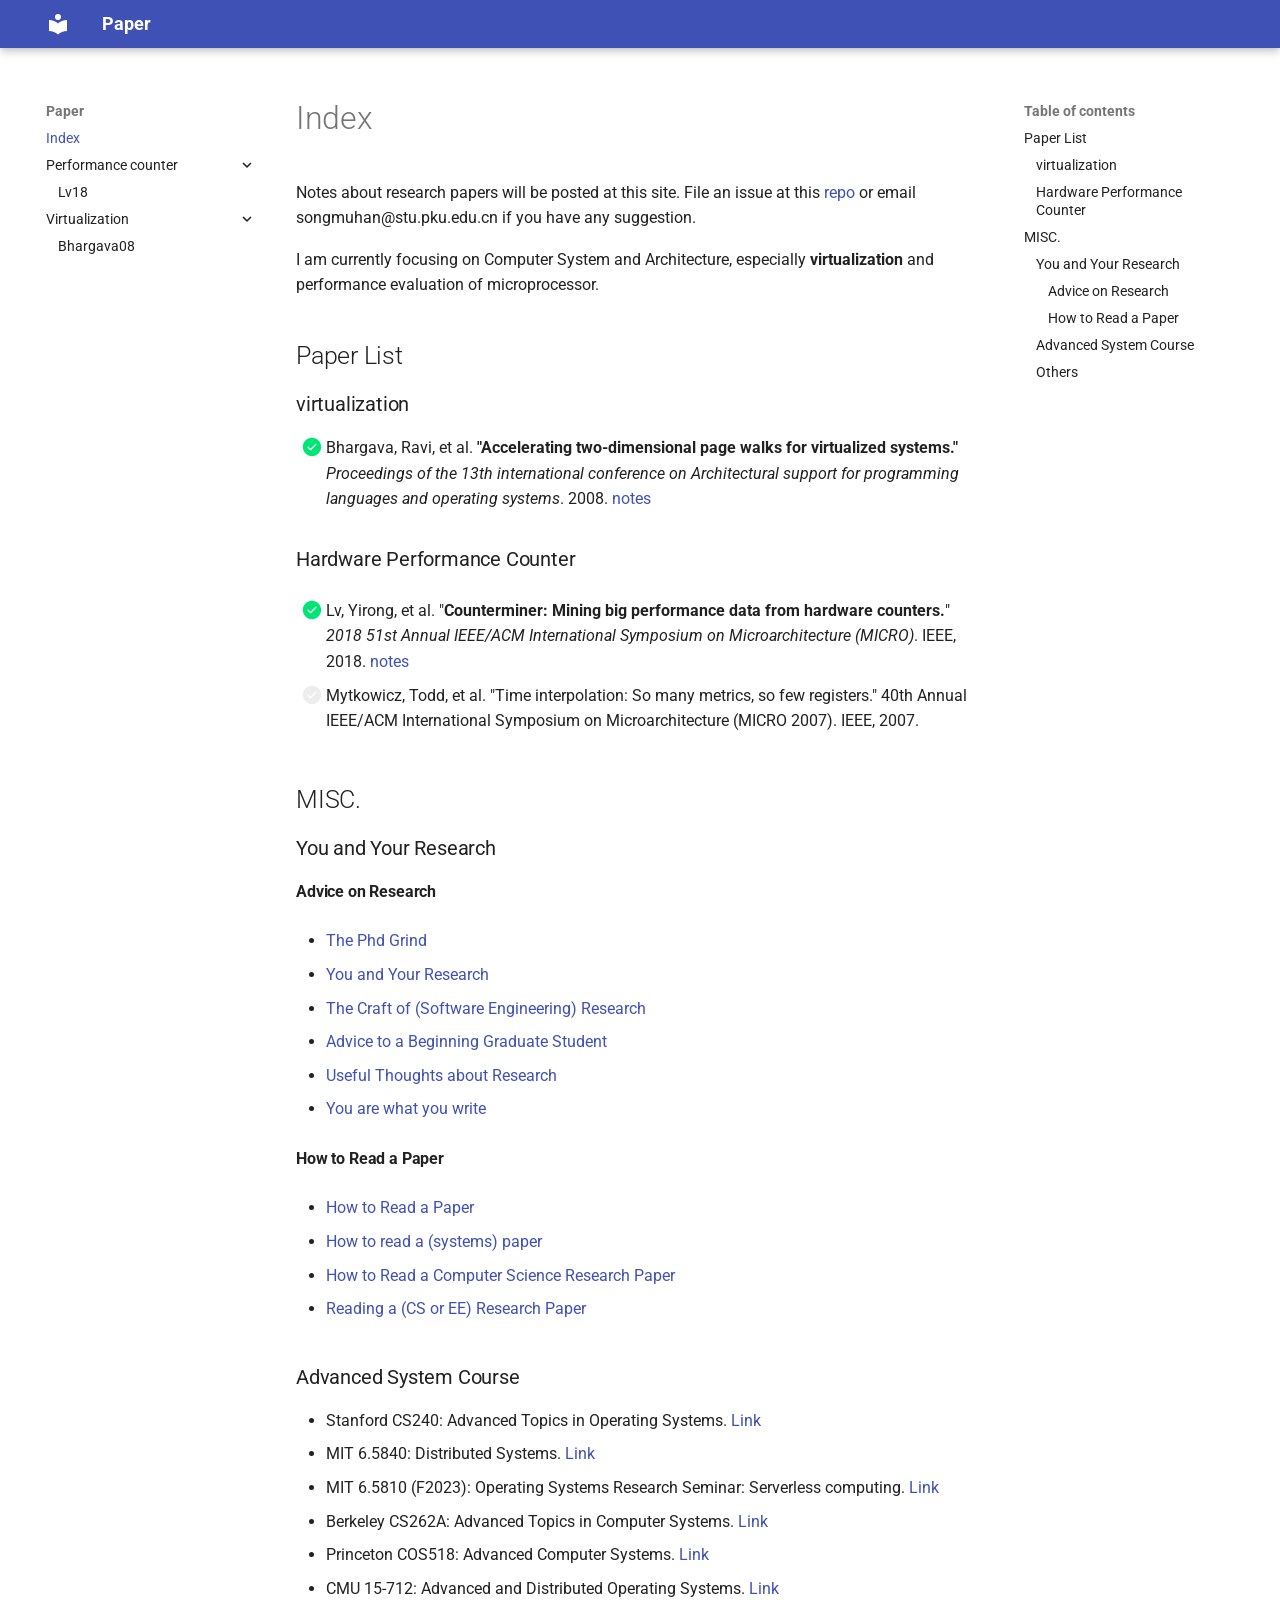
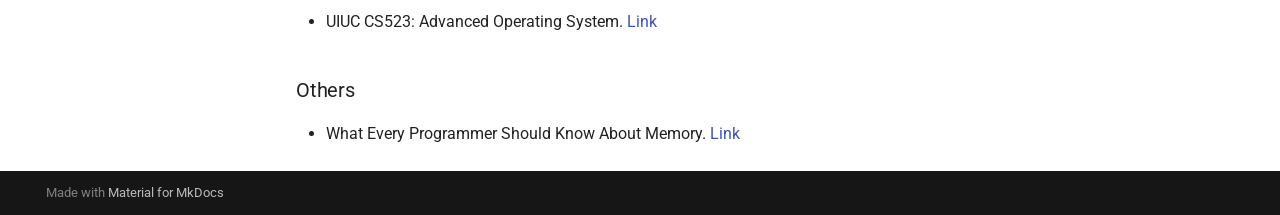
<file: index.html>
<!doctype html>
<html lang="en" class="no-js">
  <head>
    
      <meta charset="utf-8">
      <meta name="viewport" content="width=device-width,initial-scale=1">
      
      
      
      
      
        <link rel="next" href="performance-counter/Lv18/">
      
      
      <link rel="icon" href="assets/images/favicon.png">
      <meta name="generator" content="mkdocs-1.5.3, mkdocs-material-9.4.10">
    
    
      
        <title>Paper</title>
      
    
    
      <link rel="stylesheet" href="assets/stylesheets/main.fad675c6.min.css">
      
      


    
    
      
    
    
      
        
        
        <link rel="preconnect" href="https://fonts.gstatic.com" crossorigin>
        <link rel="stylesheet" href="https://fonts.googleapis.com/css?family=Roboto:300,300i,400,400i,700,700i%7CRoboto+Mono:400,400i,700,700i&display=fallback">
        <style>:root{--md-text-font:"Roboto";--md-code-font:"Roboto Mono"}</style>
      
    
    
    <script>__md_scope=new URL(".",location),__md_hash=e=>[...e].reduce((e,_)=>(e<<5)-e+_.charCodeAt(0),0),__md_get=(e,_=localStorage,t=__md_scope)=>JSON.parse(_.getItem(t.pathname+"."+e)),__md_set=(e,_,t=localStorage,a=__md_scope)=>{try{t.setItem(a.pathname+"."+e,JSON.stringify(_))}catch(e){}}</script>
    
      

    
    
    
   <link href="assets/stylesheets/glightbox.min.css" rel="stylesheet"/><style>
        html.glightbox-open { overflow: initial; height: 100%; }
        .gslide-title { margin-top: 0px; user-select: text; }
        .gslide-desc { color: #666; user-select: text; }
        .gslide-image img { background: white; }
        
            .gscrollbar-fixer { padding-right: 15px; }
            .gdesc-inner { font-size: 0.75rem; }
            body[data-md-color-scheme="slate"] .gdesc-inner { background: var(--md-default-bg-color);}
            body[data-md-color-scheme="slate"] .gslide-title { color: var(--md-default-fg-color);}
            body[data-md-color-scheme="slate"] .gslide-desc { color: var(--md-default-fg-color);}
            </style> <script src="assets/javascripts/glightbox.min.js"></script></head>
  
  
    <body dir="ltr">
  
    
    
      <script>var palette=__md_get("__palette");if(palette&&"object"==typeof palette.color)for(var key of Object.keys(palette.color))document.body.setAttribute("data-md-color-"+key,palette.color[key])</script>
    
    <input class="md-toggle" data-md-toggle="drawer" type="checkbox" id="__drawer" autocomplete="off">
    <input class="md-toggle" data-md-toggle="search" type="checkbox" id="__search" autocomplete="off">
    <label class="md-overlay" for="__drawer"></label>
    <div data-md-component="skip">
      
        
        <a href="#index" class="md-skip">
          Skip to content
        </a>
      
    </div>
    <div data-md-component="announce">
      
    </div>
    
    
      

  

<header class="md-header md-header--shadow" data-md-component="header">
  <nav class="md-header__inner md-grid" aria-label="Header">
    <a href="." title="Paper" class="md-header__button md-logo" aria-label="Paper" data-md-component="logo">
      
  
  <svg xmlns="http://www.w3.org/2000/svg" viewBox="0 0 24 24"><path d="M12 8a3 3 0 0 0 3-3 3 3 0 0 0-3-3 3 3 0 0 0-3 3 3 3 0 0 0 3 3m0 3.54C9.64 9.35 6.5 8 3 8v11c3.5 0 6.64 1.35 9 3.54 2.36-2.19 5.5-3.54 9-3.54V8c-3.5 0-6.64 1.35-9 3.54Z"/></svg>

    </a>
    <label class="md-header__button md-icon" for="__drawer">
      
      <svg xmlns="http://www.w3.org/2000/svg" viewBox="0 0 24 24"><path d="M3 6h18v2H3V6m0 5h18v2H3v-2m0 5h18v2H3v-2Z"/></svg>
    </label>
    <div class="md-header__title" data-md-component="header-title">
      <div class="md-header__ellipsis">
        <div class="md-header__topic">
          <span class="md-ellipsis">
            Paper
          </span>
        </div>
        <div class="md-header__topic" data-md-component="header-topic">
          <span class="md-ellipsis">
            
              Index
            
          </span>
        </div>
      </div>
    </div>
    
    
    
    
  </nav>
  
</header>
    
    <div class="md-container" data-md-component="container">
      
      
        
          
        
      
      <main class="md-main" data-md-component="main">
        <div class="md-main__inner md-grid">
          
            
              
              <div class="md-sidebar md-sidebar--primary" data-md-component="sidebar" data-md-type="navigation" >
                <div class="md-sidebar__scrollwrap">
                  <div class="md-sidebar__inner">
                    



<nav class="md-nav md-nav--primary" aria-label="Navigation" data-md-level="0">
  <label class="md-nav__title" for="__drawer">
    <a href="." title="Paper" class="md-nav__button md-logo" aria-label="Paper" data-md-component="logo">
      
  
  <svg xmlns="http://www.w3.org/2000/svg" viewBox="0 0 24 24"><path d="M12 8a3 3 0 0 0 3-3 3 3 0 0 0-3-3 3 3 0 0 0-3 3 3 3 0 0 0 3 3m0 3.54C9.64 9.35 6.5 8 3 8v11c3.5 0 6.64 1.35 9 3.54 2.36-2.19 5.5-3.54 9-3.54V8c-3.5 0-6.64 1.35-9 3.54Z"/></svg>

    </a>
    Paper
  </label>
  
  <ul class="md-nav__list" data-md-scrollfix>
    
      
      
  
  
    
  
  
    <li class="md-nav__item md-nav__item--active">
      
      <input class="md-nav__toggle md-toggle" type="checkbox" id="__toc">
      
      
        
      
      
        <label class="md-nav__link md-nav__link--active" for="__toc">
          
  
  <span class="md-ellipsis">
    Index
  </span>
  

          <span class="md-nav__icon md-icon"></span>
        </label>
      
      <a href="." class="md-nav__link md-nav__link--active">
        
  
  <span class="md-ellipsis">
    Index
  </span>
  

      </a>
      
        

<nav class="md-nav md-nav--secondary" aria-label="Table of contents">
  
  
  
    
  
  
    <label class="md-nav__title" for="__toc">
      <span class="md-nav__icon md-icon"></span>
      Table of contents
    </label>
    <ul class="md-nav__list" data-md-component="toc" data-md-scrollfix>
      
        <li class="md-nav__item">
  <a href="#paper-list" class="md-nav__link">
    <span class="md-ellipsis">
      Paper List
    </span>
  </a>
  
    <nav class="md-nav" aria-label="Paper List">
      <ul class="md-nav__list">
        
          <li class="md-nav__item">
  <a href="#virtualization" class="md-nav__link">
    <span class="md-ellipsis">
      virtualization
    </span>
  </a>
  
</li>
        
          <li class="md-nav__item">
  <a href="#hardware-performance-counter" class="md-nav__link">
    <span class="md-ellipsis">
      Hardware Performance Counter
    </span>
  </a>
  
</li>
        
      </ul>
    </nav>
  
</li>
      
        <li class="md-nav__item">
  <a href="#misc" class="md-nav__link">
    <span class="md-ellipsis">
      MISC.
    </span>
  </a>
  
    <nav class="md-nav" aria-label="MISC.">
      <ul class="md-nav__list">
        
          <li class="md-nav__item">
  <a href="#you-and-your-research" class="md-nav__link">
    <span class="md-ellipsis">
      You and Your Research
    </span>
  </a>
  
    <nav class="md-nav" aria-label="You and Your Research">
      <ul class="md-nav__list">
        
          <li class="md-nav__item">
  <a href="#advice-on-research" class="md-nav__link">
    <span class="md-ellipsis">
      Advice on Research
    </span>
  </a>
  
</li>
        
          <li class="md-nav__item">
  <a href="#how-to-read-a-paper" class="md-nav__link">
    <span class="md-ellipsis">
      How to Read a Paper
    </span>
  </a>
  
</li>
        
      </ul>
    </nav>
  
</li>
        
          <li class="md-nav__item">
  <a href="#advanced-system-course" class="md-nav__link">
    <span class="md-ellipsis">
      Advanced System Course
    </span>
  </a>
  
</li>
        
          <li class="md-nav__item">
  <a href="#others" class="md-nav__link">
    <span class="md-ellipsis">
      Others
    </span>
  </a>
  
</li>
        
      </ul>
    </nav>
  
</li>
      
    </ul>
  
</nav>
      
    </li>
  

    
      
      
  
  
  
    
    
    
    
    
    <li class="md-nav__item md-nav__item--nested">
      
        
        
        
          
        
        <input class="md-nav__toggle md-toggle md-toggle--indeterminate" type="checkbox" id="__nav_2" >
        
          
          <label class="md-nav__link" for="__nav_2" id="__nav_2_label" tabindex="0">
            
  
  <span class="md-ellipsis">
    Performance counter
  </span>
  

            <span class="md-nav__icon md-icon"></span>
          </label>
        
        <nav class="md-nav" data-md-level="1" aria-labelledby="__nav_2_label" aria-expanded="false">
          <label class="md-nav__title" for="__nav_2">
            <span class="md-nav__icon md-icon"></span>
            Performance counter
          </label>
          <ul class="md-nav__list" data-md-scrollfix>
            
              
                
  
  
  
    <li class="md-nav__item">
      <a href="performance-counter/Lv18/" class="md-nav__link">
        
  
  <span class="md-ellipsis">
    Lv18
  </span>
  

      </a>
    </li>
  

              
            
          </ul>
        </nav>
      
    </li>
  

    
      
      
  
  
  
    
    
    
    
    
    <li class="md-nav__item md-nav__item--nested">
      
        
        
        
          
        
        <input class="md-nav__toggle md-toggle md-toggle--indeterminate" type="checkbox" id="__nav_3" >
        
          
          <label class="md-nav__link" for="__nav_3" id="__nav_3_label" tabindex="0">
            
  
  <span class="md-ellipsis">
    Virtualization
  </span>
  

            <span class="md-nav__icon md-icon"></span>
          </label>
        
        <nav class="md-nav" data-md-level="1" aria-labelledby="__nav_3_label" aria-expanded="false">
          <label class="md-nav__title" for="__nav_3">
            <span class="md-nav__icon md-icon"></span>
            Virtualization
          </label>
          <ul class="md-nav__list" data-md-scrollfix>
            
              
                
  
  
  
    <li class="md-nav__item">
      <a href="virtualization/Bhargava08/" class="md-nav__link">
        
  
  <span class="md-ellipsis">
    Bhargava08
  </span>
  

      </a>
    </li>
  

              
            
          </ul>
        </nav>
      
    </li>
  

    
  </ul>
</nav>
                  </div>
                </div>
              </div>
            
            
              
              <div class="md-sidebar md-sidebar--secondary" data-md-component="sidebar" data-md-type="toc" >
                <div class="md-sidebar__scrollwrap">
                  <div class="md-sidebar__inner">
                    

<nav class="md-nav md-nav--secondary" aria-label="Table of contents">
  
  
  
    
  
  
    <label class="md-nav__title" for="__toc">
      <span class="md-nav__icon md-icon"></span>
      Table of contents
    </label>
    <ul class="md-nav__list" data-md-component="toc" data-md-scrollfix>
      
        <li class="md-nav__item">
  <a href="#paper-list" class="md-nav__link">
    <span class="md-ellipsis">
      Paper List
    </span>
  </a>
  
    <nav class="md-nav" aria-label="Paper List">
      <ul class="md-nav__list">
        
          <li class="md-nav__item">
  <a href="#virtualization" class="md-nav__link">
    <span class="md-ellipsis">
      virtualization
    </span>
  </a>
  
</li>
        
          <li class="md-nav__item">
  <a href="#hardware-performance-counter" class="md-nav__link">
    <span class="md-ellipsis">
      Hardware Performance Counter
    </span>
  </a>
  
</li>
        
      </ul>
    </nav>
  
</li>
      
        <li class="md-nav__item">
  <a href="#misc" class="md-nav__link">
    <span class="md-ellipsis">
      MISC.
    </span>
  </a>
  
    <nav class="md-nav" aria-label="MISC.">
      <ul class="md-nav__list">
        
          <li class="md-nav__item">
  <a href="#you-and-your-research" class="md-nav__link">
    <span class="md-ellipsis">
      You and Your Research
    </span>
  </a>
  
    <nav class="md-nav" aria-label="You and Your Research">
      <ul class="md-nav__list">
        
          <li class="md-nav__item">
  <a href="#advice-on-research" class="md-nav__link">
    <span class="md-ellipsis">
      Advice on Research
    </span>
  </a>
  
</li>
        
          <li class="md-nav__item">
  <a href="#how-to-read-a-paper" class="md-nav__link">
    <span class="md-ellipsis">
      How to Read a Paper
    </span>
  </a>
  
</li>
        
      </ul>
    </nav>
  
</li>
        
          <li class="md-nav__item">
  <a href="#advanced-system-course" class="md-nav__link">
    <span class="md-ellipsis">
      Advanced System Course
    </span>
  </a>
  
</li>
        
          <li class="md-nav__item">
  <a href="#others" class="md-nav__link">
    <span class="md-ellipsis">
      Others
    </span>
  </a>
  
</li>
        
      </ul>
    </nav>
  
</li>
      
    </ul>
  
</nav>
                  </div>
                </div>
              </div>
            
          
          
            <div class="md-content" data-md-component="content">
              <article class="md-content__inner md-typeset">
                
                  


<h1 id="index">Index</h1>
<p>Notes about research papers will be posted at this site.  File an issue at this <a href="https://github.com/songmuhan/songmuhan.github.io">repo</a> or email songmuhan@stu.pku.edu.cn if you have any suggestion. </p>
<p>I am currently focusing on Computer System and Architecture, especially <strong>virtualization</strong> and performance evaluation of microprocessor.</p>
<h2 id="paper-list">Paper List</h2>
<h3 id="virtualization">virtualization</h3>
<ul class="task-list">
<li class="task-list-item"><label class="task-list-control"><input type="checkbox" disabled checked/><span class="task-list-indicator"></span></label> Bhargava, Ravi, et al. <strong>"Accelerating two-dimensional page walks for virtualized systems."</strong> <em>Proceedings of the 13th international conference on Architectural support for programming languages and operating systems</em>. 2008. <a href="virtualization/Bhargava08/">notes</a></li>
</ul>
<h3 id="hardware-performance-counter">Hardware Performance Counter</h3>
<ul class="task-list">
<li class="task-list-item">
<p><label class="task-list-control"><input type="checkbox" disabled checked/><span class="task-list-indicator"></span></label> Lv, Yirong, et al. "<strong>Counterminer: Mining big performance data from hardware counters.</strong>" <em>2018 51st Annual IEEE/ACM International Symposium on Microarchitecture (MICRO)</em>. IEEE, 2018. <a href="performance-counter/Lv18/">notes</a></p>
</li>
<li class="task-list-item">
<p><label class="task-list-control"><input type="checkbox" disabled/><span class="task-list-indicator"></span></label> Mytkowicz, Todd, et al. "Time interpolation: So many metrics, so few registers." 40th Annual IEEE/ACM International Symposium on Microarchitecture (MICRO 2007). IEEE, 2007.</p>
</li>
</ul>
<h2 id="misc">MISC.</h2>
<h3 id="you-and-your-research">You and Your Research</h3>
<h4 id="advice-on-research">Advice on Research</h4>
<ul>
<li>
<p><a href="https://github.com/SuperBruceJia/paper-reading/blob/master/paper-submiting/The%20PhD%20Grind.pdf">The Phd Grind</a></p>
</li>
<li>
<p><a href="https://www.youtube.com/watch?v=a1zDuOPkMSw">You and Your Research</a></p>
</li>
<li>
<p><a href="https://jyywiki.cn/ISER/2023/1-intro/index.html">The Craft of (Software Engineering) Research</a></p>
</li>
<li>
<p><a href="http://www.cs.cmu.edu/~mblum/research/pdf/grad.html">Advice to a Beginning Graduate Student</a></p>
</li>
<li>
<p><a href="https://www.eecs.harvard.edu/htk/phdadvice/">Useful Thoughts about Research</a></p>
</li>
<li>
<p><a href="https://www.linkedin.com/pulse/you-what-write-harry-shum/">You are what you write</a></p>
</li>
</ul>
<h4 id="how-to-read-a-paper">How to Read a Paper</h4>
<ul>
<li>
<p><a href="https://web.stanford.edu/class/ee384m/Handouts/HowtoReadPaper.pdf">How to Read a Paper</a></p>
</li>
<li>
<p><a href="https://sosp19.rcs.uwaterloo.ca/diversity/slides/rebecca.pdf">How to read a (systems) paper</a></p>
</li>
<li>
<p><a href="https://www.cs.cmu.edu/~15712/papers//howtoreadacspaper.pdf">How to Read a Computer Science Research Paper</a></p>
</li>
<li>
<p><a href="https://www.cs.cmu.edu/~15712/papers//reading-levis.pdf">Reading a (CS or EE) Research Paper</a></p>
</li>
</ul>
<h3 id="advanced-system-course">Advanced System Course</h3>
<ul>
<li>Stanford CS240: Advanced Topics in Operating Systems. <a href="https://www.scs.stanford.edu/23sp-cs240/">Link</a></li>
<li>
<p>MIT 6.5840: Distributed Systems. <a href="https://pdos.csail.mit.edu/6.824/schedule.html">Link</a></p>
</li>
<li>
<p>MIT 6.5810 (F2023): Operating Systems Research Seminar: Serverless computing. <a href="https://kaashoek.github.io/65810-2023/">Link</a></p>
</li>
<li>
<p>Berkeley CS262A: Advanced Topics in Computer Systems. <a href="https://people.eecs.berkeley.edu/~kubitron/courses/cs262a-F23/index_lectures.html">Link</a></p>
</li>
<li>
<p>Princeton COS518: Advanced Computer Systems. <a href="https://www.cs.princeton.edu/courses/archive/spring19/cos518/syllabus.html">Link</a></p>
</li>
<li>
<p>CMU 15-712: Advanced and Distributed Operating Systems. <a href="https://www.cs.cmu.edu/~15712/syllabus.html">Link</a></p>
</li>
<li>
<p>UIUC CS523: Advanced Operating System. <a href="https://cs523-uiuc.github.io/spring23/index.html">Link</a></p>
</li>
</ul>
<h3 id="others">Others</h3>
<ul>
<li>What Every Programmer Should Know About Memory. <a href="https://people.freebsd.org/~lstewart/articles/cpumemory.pdf">Link</a></li>
</ul>





                
              </article>
            </div>
          
          
        </div>
        
      </main>
      
        <footer class="md-footer">
  
  <div class="md-footer-meta md-typeset">
    <div class="md-footer-meta__inner md-grid">
      <div class="md-copyright">
  
  
    Made with
    <a href="https://squidfunk.github.io/mkdocs-material/" target="_blank" rel="noopener">
      Material for MkDocs
    </a>
  
</div>
      
    </div>
  </div>
</footer>
      
    </div>
    <div class="md-dialog" data-md-component="dialog">
      <div class="md-dialog__inner md-typeset"></div>
    </div>
    
    
    <script id="__config" type="application/json">{"base": ".", "features": ["navigation.expand"], "search": "assets/javascripts/workers/search.f886a092.min.js", "translations": {"clipboard.copied": "Copied to clipboard", "clipboard.copy": "Copy to clipboard", "search.result.more.one": "1 more on this page", "search.result.more.other": "# more on this page", "search.result.none": "No matching documents", "search.result.one": "1 matching document", "search.result.other": "# matching documents", "search.result.placeholder": "Type to start searching", "search.result.term.missing": "Missing", "select.version": "Select version"}}</script>
    
    
      <script src="assets/javascripts/bundle.6c14ae12.min.js"></script>
      
    
  <script>document$.subscribe(() => {const lightbox = GLightbox({"touchNavigation": true, "loop": false, "zoomable": true, "draggable": true, "openEffect": "zoom", "closeEffect": "zoom", "slideEffect": "slide"});})</script></body>
</html>
</file>
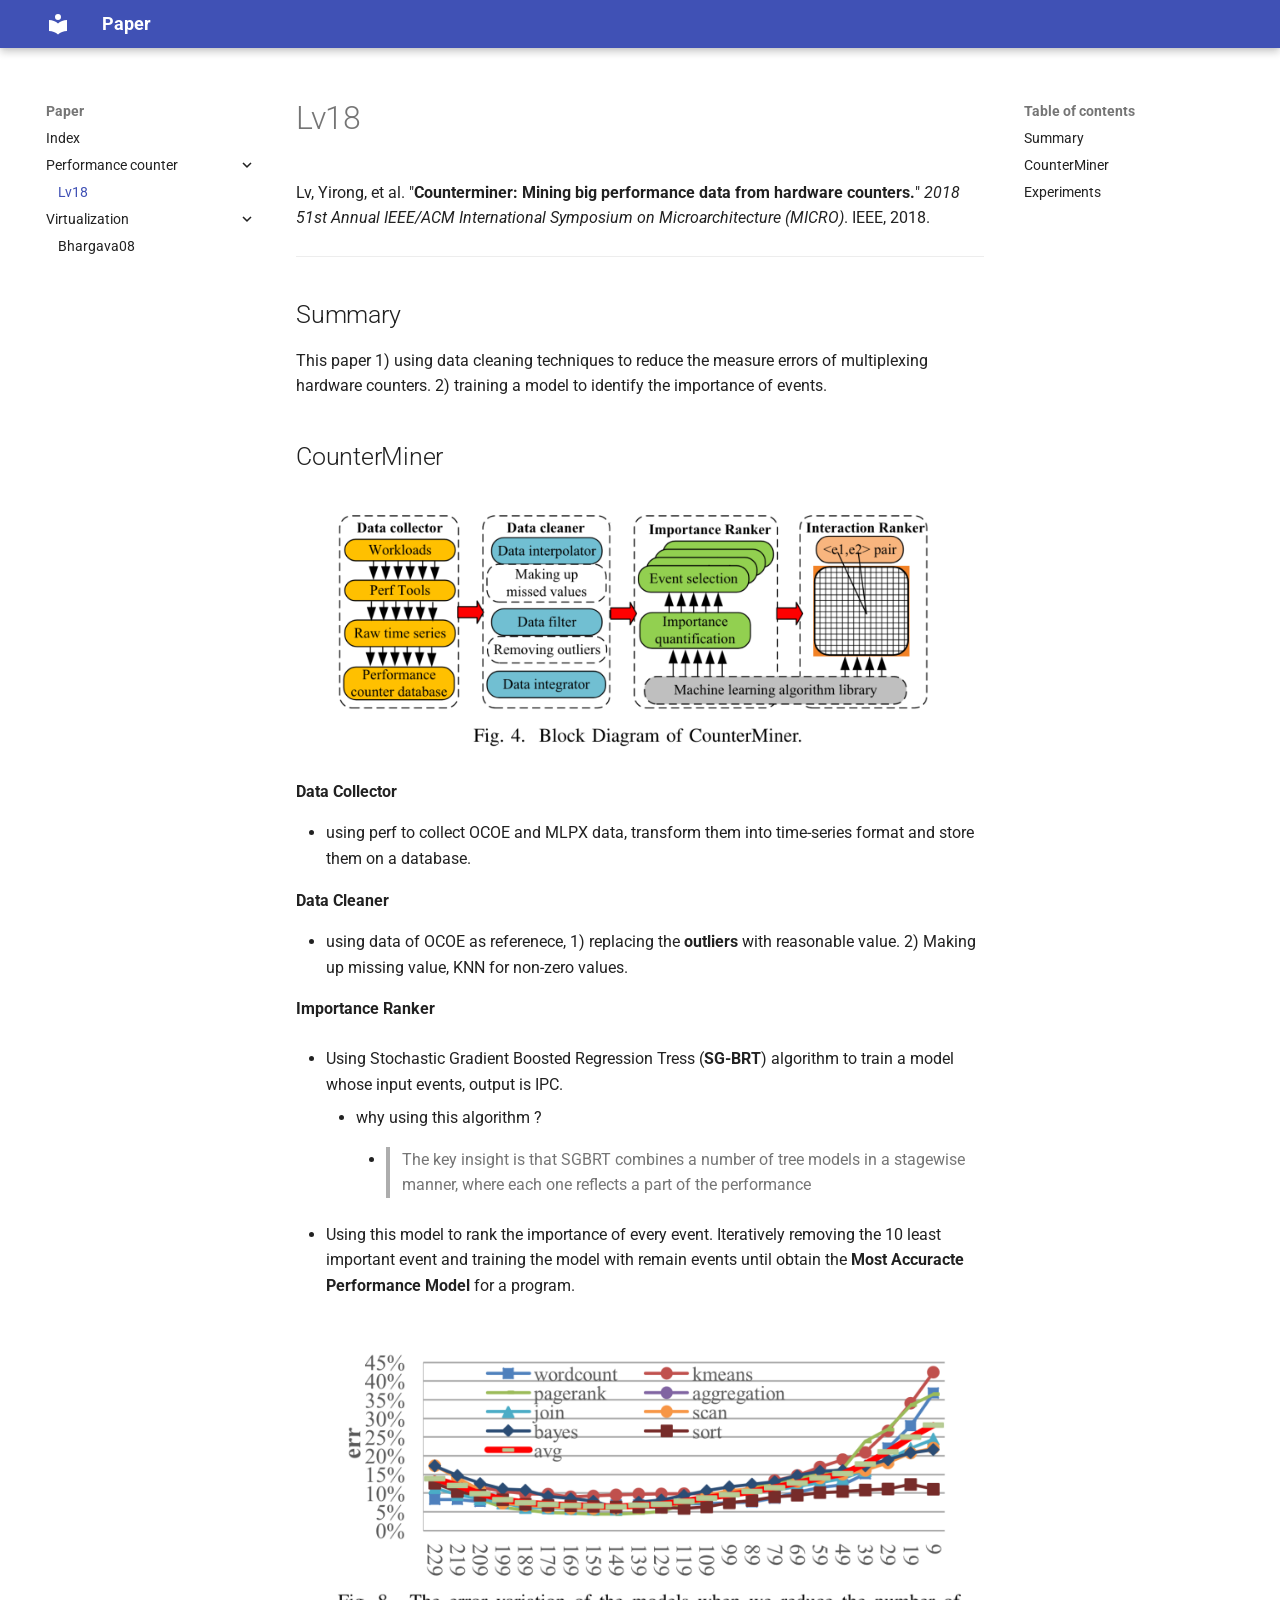
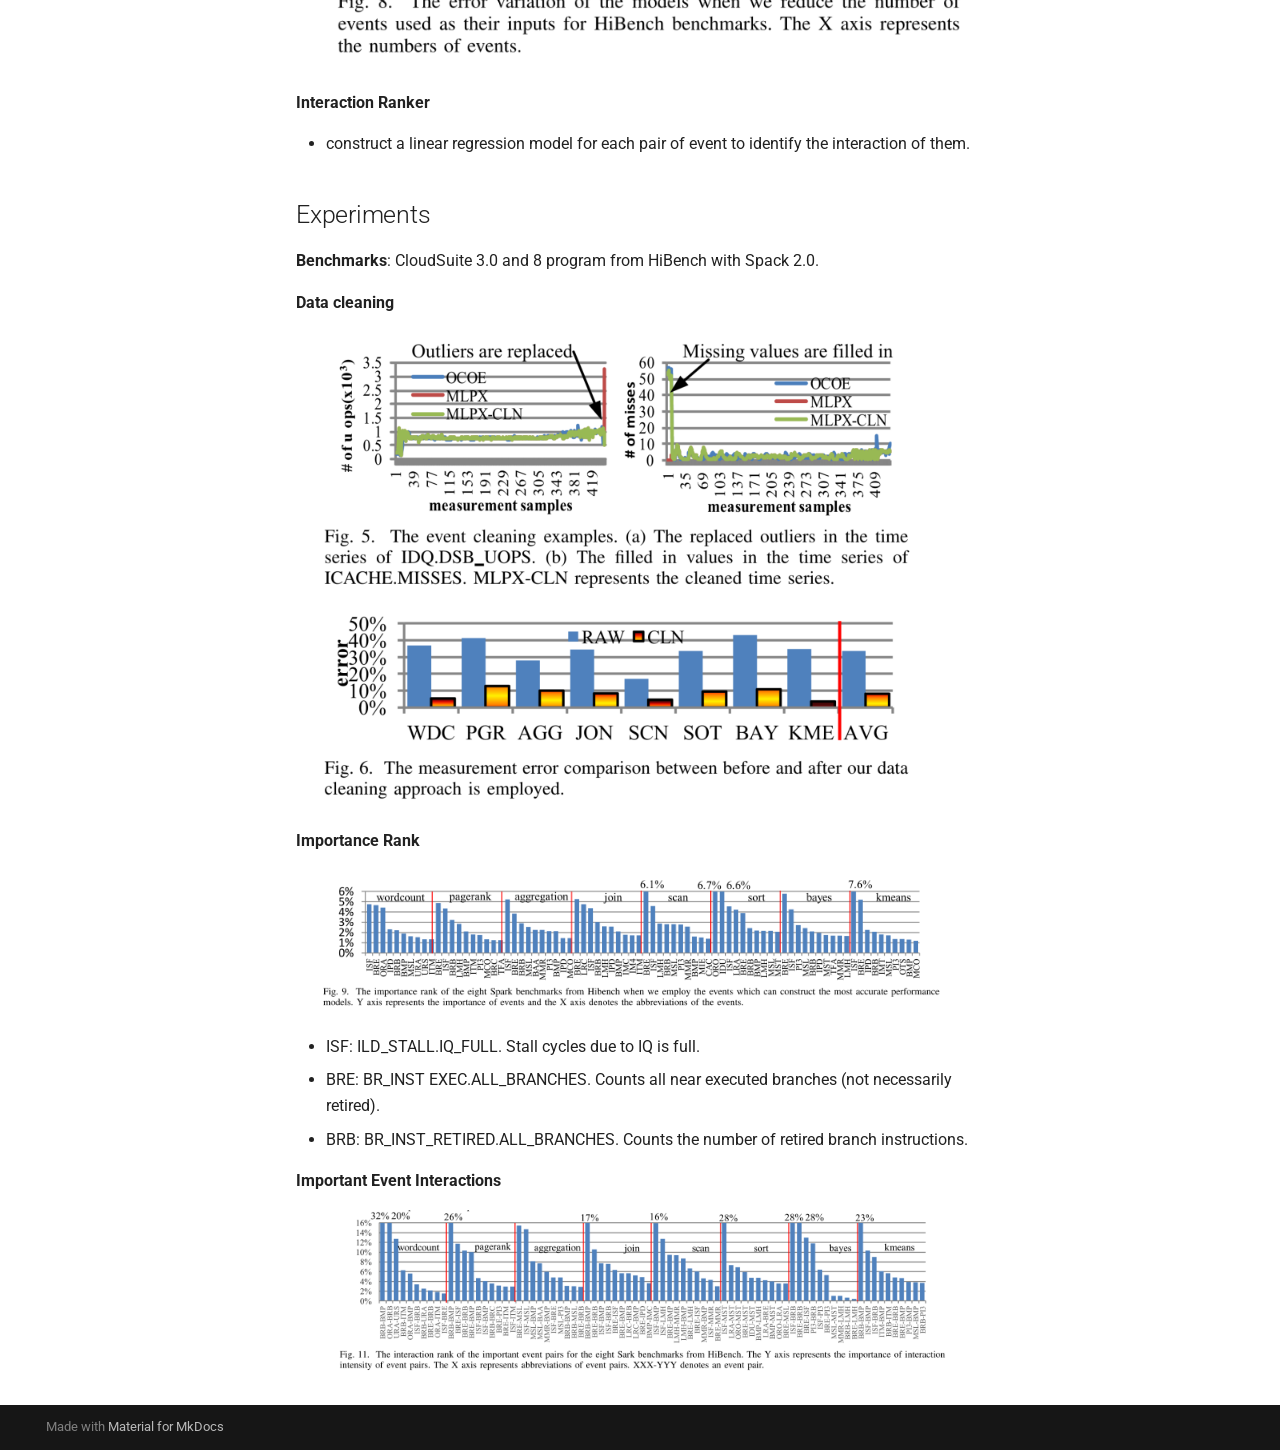
<file: performance-counter/Lv18/index.html>
<!doctype html>
<html lang="en" class="no-js">
  <head>
    
      <meta charset="utf-8">
      <meta name="viewport" content="width=device-width,initial-scale=1">
      
      
      
      
        <link rel="prev" href="../..">
      
      
        <link rel="next" href="../../virtualization/Bhargava08/">
      
      
      <link rel="icon" href="../../assets/images/favicon.png">
      <meta name="generator" content="mkdocs-1.5.3, mkdocs-material-9.4.10">
    
    
      
        <title>Lv18 - Paper</title>
      
    
    
      <link rel="stylesheet" href="../../assets/stylesheets/main.fad675c6.min.css">
      
      


    
    
      
    
    
      
        
        
        <link rel="preconnect" href="https://fonts.gstatic.com" crossorigin>
        <link rel="stylesheet" href="https://fonts.googleapis.com/css?family=Roboto:300,300i,400,400i,700,700i%7CRoboto+Mono:400,400i,700,700i&display=fallback">
        <style>:root{--md-text-font:"Roboto";--md-code-font:"Roboto Mono"}</style>
      
    
    
    <script>__md_scope=new URL("../..",location),__md_hash=e=>[...e].reduce((e,_)=>(e<<5)-e+_.charCodeAt(0),0),__md_get=(e,_=localStorage,t=__md_scope)=>JSON.parse(_.getItem(t.pathname+"."+e)),__md_set=(e,_,t=localStorage,a=__md_scope)=>{try{t.setItem(a.pathname+"."+e,JSON.stringify(_))}catch(e){}}</script>
    
      

    
    
    
   <link href="../../assets/stylesheets/glightbox.min.css" rel="stylesheet"/><style>
        html.glightbox-open { overflow: initial; height: 100%; }
        .gslide-title { margin-top: 0px; user-select: text; }
        .gslide-desc { color: #666; user-select: text; }
        .gslide-image img { background: white; }
        
            .gscrollbar-fixer { padding-right: 15px; }
            .gdesc-inner { font-size: 0.75rem; }
            body[data-md-color-scheme="slate"] .gdesc-inner { background: var(--md-default-bg-color);}
            body[data-md-color-scheme="slate"] .gslide-title { color: var(--md-default-fg-color);}
            body[data-md-color-scheme="slate"] .gslide-desc { color: var(--md-default-fg-color);}
            </style> <script src="../../assets/javascripts/glightbox.min.js"></script></head>
  
  
    <body dir="ltr">
  
    
    
      <script>var palette=__md_get("__palette");if(palette&&"object"==typeof palette.color)for(var key of Object.keys(palette.color))document.body.setAttribute("data-md-color-"+key,palette.color[key])</script>
    
    <input class="md-toggle" data-md-toggle="drawer" type="checkbox" id="__drawer" autocomplete="off">
    <input class="md-toggle" data-md-toggle="search" type="checkbox" id="__search" autocomplete="off">
    <label class="md-overlay" for="__drawer"></label>
    <div data-md-component="skip">
      
        
        <a href="#summary" class="md-skip">
          Skip to content
        </a>
      
    </div>
    <div data-md-component="announce">
      
    </div>
    
    
      

  

<header class="md-header md-header--shadow" data-md-component="header">
  <nav class="md-header__inner md-grid" aria-label="Header">
    <a href="../.." title="Paper" class="md-header__button md-logo" aria-label="Paper" data-md-component="logo">
      
  
  <svg xmlns="http://www.w3.org/2000/svg" viewBox="0 0 24 24"><path d="M12 8a3 3 0 0 0 3-3 3 3 0 0 0-3-3 3 3 0 0 0-3 3 3 3 0 0 0 3 3m0 3.54C9.64 9.35 6.5 8 3 8v11c3.5 0 6.64 1.35 9 3.54 2.36-2.19 5.5-3.54 9-3.54V8c-3.5 0-6.64 1.35-9 3.54Z"/></svg>

    </a>
    <label class="md-header__button md-icon" for="__drawer">
      
      <svg xmlns="http://www.w3.org/2000/svg" viewBox="0 0 24 24"><path d="M3 6h18v2H3V6m0 5h18v2H3v-2m0 5h18v2H3v-2Z"/></svg>
    </label>
    <div class="md-header__title" data-md-component="header-title">
      <div class="md-header__ellipsis">
        <div class="md-header__topic">
          <span class="md-ellipsis">
            Paper
          </span>
        </div>
        <div class="md-header__topic" data-md-component="header-topic">
          <span class="md-ellipsis">
            
              Lv18
            
          </span>
        </div>
      </div>
    </div>
    
    
    
    
  </nav>
  
</header>
    
    <div class="md-container" data-md-component="container">
      
      
        
          
        
      
      <main class="md-main" data-md-component="main">
        <div class="md-main__inner md-grid">
          
            
              
              <div class="md-sidebar md-sidebar--primary" data-md-component="sidebar" data-md-type="navigation" >
                <div class="md-sidebar__scrollwrap">
                  <div class="md-sidebar__inner">
                    



<nav class="md-nav md-nav--primary" aria-label="Navigation" data-md-level="0">
  <label class="md-nav__title" for="__drawer">
    <a href="../.." title="Paper" class="md-nav__button md-logo" aria-label="Paper" data-md-component="logo">
      
  
  <svg xmlns="http://www.w3.org/2000/svg" viewBox="0 0 24 24"><path d="M12 8a3 3 0 0 0 3-3 3 3 0 0 0-3-3 3 3 0 0 0-3 3 3 3 0 0 0 3 3m0 3.54C9.64 9.35 6.5 8 3 8v11c3.5 0 6.64 1.35 9 3.54 2.36-2.19 5.5-3.54 9-3.54V8c-3.5 0-6.64 1.35-9 3.54Z"/></svg>

    </a>
    Paper
  </label>
  
  <ul class="md-nav__list" data-md-scrollfix>
    
      
      
  
  
  
    <li class="md-nav__item">
      <a href="../.." class="md-nav__link">
        
  
  <span class="md-ellipsis">
    Index
  </span>
  

      </a>
    </li>
  

    
      
      
  
  
    
  
  
    
    
    
    
    
    <li class="md-nav__item md-nav__item--active md-nav__item--nested">
      
        
        
        
        <input class="md-nav__toggle md-toggle " type="checkbox" id="__nav_2" checked>
        
          
          <label class="md-nav__link" for="__nav_2" id="__nav_2_label" tabindex="0">
            
  
  <span class="md-ellipsis">
    Performance counter
  </span>
  

            <span class="md-nav__icon md-icon"></span>
          </label>
        
        <nav class="md-nav" data-md-level="1" aria-labelledby="__nav_2_label" aria-expanded="true">
          <label class="md-nav__title" for="__nav_2">
            <span class="md-nav__icon md-icon"></span>
            Performance counter
          </label>
          <ul class="md-nav__list" data-md-scrollfix>
            
              
                
  
  
    
  
  
    <li class="md-nav__item md-nav__item--active">
      
      <input class="md-nav__toggle md-toggle" type="checkbox" id="__toc">
      
      
      
        <label class="md-nav__link md-nav__link--active" for="__toc">
          
  
  <span class="md-ellipsis">
    Lv18
  </span>
  

          <span class="md-nav__icon md-icon"></span>
        </label>
      
      <a href="./" class="md-nav__link md-nav__link--active">
        
  
  <span class="md-ellipsis">
    Lv18
  </span>
  

      </a>
      
        

<nav class="md-nav md-nav--secondary" aria-label="Table of contents">
  
  
  
  
    <label class="md-nav__title" for="__toc">
      <span class="md-nav__icon md-icon"></span>
      Table of contents
    </label>
    <ul class="md-nav__list" data-md-component="toc" data-md-scrollfix>
      
        <li class="md-nav__item">
  <a href="#summary" class="md-nav__link">
    <span class="md-ellipsis">
      Summary
    </span>
  </a>
  
</li>
      
        <li class="md-nav__item">
  <a href="#counterminer" class="md-nav__link">
    <span class="md-ellipsis">
      CounterMiner
    </span>
  </a>
  
</li>
      
        <li class="md-nav__item">
  <a href="#experiments" class="md-nav__link">
    <span class="md-ellipsis">
      Experiments
    </span>
  </a>
  
</li>
      
    </ul>
  
</nav>
      
    </li>
  

              
            
          </ul>
        </nav>
      
    </li>
  

    
      
      
  
  
  
    
    
    
    
    
    <li class="md-nav__item md-nav__item--nested">
      
        
        
        
          
        
        <input class="md-nav__toggle md-toggle md-toggle--indeterminate" type="checkbox" id="__nav_3" >
        
          
          <label class="md-nav__link" for="__nav_3" id="__nav_3_label" tabindex="0">
            
  
  <span class="md-ellipsis">
    Virtualization
  </span>
  

            <span class="md-nav__icon md-icon"></span>
          </label>
        
        <nav class="md-nav" data-md-level="1" aria-labelledby="__nav_3_label" aria-expanded="false">
          <label class="md-nav__title" for="__nav_3">
            <span class="md-nav__icon md-icon"></span>
            Virtualization
          </label>
          <ul class="md-nav__list" data-md-scrollfix>
            
              
                
  
  
  
    <li class="md-nav__item">
      <a href="../../virtualization/Bhargava08/" class="md-nav__link">
        
  
  <span class="md-ellipsis">
    Bhargava08
  </span>
  

      </a>
    </li>
  

              
            
          </ul>
        </nav>
      
    </li>
  

    
  </ul>
</nav>
                  </div>
                </div>
              </div>
            
            
              
              <div class="md-sidebar md-sidebar--secondary" data-md-component="sidebar" data-md-type="toc" >
                <div class="md-sidebar__scrollwrap">
                  <div class="md-sidebar__inner">
                    

<nav class="md-nav md-nav--secondary" aria-label="Table of contents">
  
  
  
  
    <label class="md-nav__title" for="__toc">
      <span class="md-nav__icon md-icon"></span>
      Table of contents
    </label>
    <ul class="md-nav__list" data-md-component="toc" data-md-scrollfix>
      
        <li class="md-nav__item">
  <a href="#summary" class="md-nav__link">
    <span class="md-ellipsis">
      Summary
    </span>
  </a>
  
</li>
      
        <li class="md-nav__item">
  <a href="#counterminer" class="md-nav__link">
    <span class="md-ellipsis">
      CounterMiner
    </span>
  </a>
  
</li>
      
        <li class="md-nav__item">
  <a href="#experiments" class="md-nav__link">
    <span class="md-ellipsis">
      Experiments
    </span>
  </a>
  
</li>
      
    </ul>
  
</nav>
                  </div>
                </div>
              </div>
            
          
          
            <div class="md-content" data-md-component="content">
              <article class="md-content__inner md-typeset">
                
                  


  <h1>Lv18</h1>

<p>Lv, Yirong, et al. "<strong>Counterminer: Mining big performance data from hardware counters.</strong>" <em>2018 51st Annual IEEE/ACM International Symposium on Microarchitecture (MICRO)</em>. IEEE, 2018.</p>
<hr />
<h2 id="summary">Summary</h2>
<p>This paper 1) using data cleaning techniques to reduce the measure errors of multiplexing hardware counters. 2) training a model to identify the importance of events.</p>
<h2 id="counterminer">CounterMiner</h2>
<p><a class="glightbox" href="../images/Lv18/figure1.png" data-type="image" data-width="100%" data-height="auto" data-desc-position="bottom"><img alt="figure1" src="../images/Lv18/figure1.png" /></a></p>
<p><strong>Data Collector</strong> </p>
<ul>
<li>using perf to collect OCOE and MLPX data, transform them into time-series format and store them on a database.</li>
</ul>
<p><strong>Data Cleaner</strong> </p>
<ul>
<li>using data of OCOE as referenece, 1) replacing the <strong>outliers</strong> with reasonable value. 2) Making up missing value, KNN for non-zero values.</li>
</ul>
<p><strong>Importance Ranker</strong></p>
<ul>
<li>
<p>Using Stochastic Gradient Boosted Regression Tress (<strong>SG-BRT</strong>) algorithm to train a model whose input events, output is IPC. </p>
<ul>
<li>why using this algorithm ?<ul>
<li>
<blockquote>
<p>The key insight is that SGBRT combines a number of tree models in a stagewise manner, where each one reflects a part of the performance</p>
</blockquote>
</li>
</ul>
</li>
</ul>
</li>
<li>
<p>Using this model to rank the importance of every event. Iteratively removing the 10 least important event and training the model with remain events until obtain the <strong>Most Accuracte Performance Model</strong> for a program. </p>
</li>
</ul>
<p><a class="glightbox" href="../images/Lv18/figure3.png" data-type="image" data-width="100%" data-height="auto" data-desc-position="bottom"><img alt="figure3" src="../images/Lv18/figure3.png" /></a></p>
<p><strong>Interaction Ranker</strong></p>
<ul>
<li>construct a linear regression model for each pair of event to identify the interaction of  them.</li>
</ul>
<h2 id="experiments">Experiments</h2>
<p><strong>Benchmarks</strong>: CloudSuite 3.0 and 8 program from HiBench with Spack 2.0.</p>
<p><strong>Data cleaning</strong></p>
<p><a class="glightbox" href="../images/Lv18/figure2.png" data-type="image" data-width="100%" data-height="auto" data-desc-position="bottom"><img alt="figure2" src="../images/Lv18/figure2.png" style="zoom:40%" /></a></p>
<p><strong>Importance Rank</strong></p>
<p><a class="glightbox" href="../images/Lv18/figure4.png" data-type="image" data-width="100%" data-height="auto" data-desc-position="bottom"><img alt="figure4" src="../images/Lv18/figure4.png" /></a></p>
<ul>
<li>ISF: ILD_STALL.IQ_FULL. Stall cycles due to IQ is full.</li>
<li>BRE: BR_INST EXEC.ALL_BRANCHES. Counts all near executed branches (not necessarily retired).</li>
<li>BRB: BR_INST_RETIRED.ALL_BRANCHES. Counts the number of retired branch instructions.</li>
</ul>
<p><strong>Important Event Interactions</strong></p>
<p><a class="glightbox" href="../images/Lv18/figure5.png" data-type="image" data-width="100%" data-height="auto" data-desc-position="bottom"><img alt="figure5" src="../images/Lv18/figure5.png" /></a></p>





                
              </article>
            </div>
          
          
        </div>
        
      </main>
      
        <footer class="md-footer">
  
  <div class="md-footer-meta md-typeset">
    <div class="md-footer-meta__inner md-grid">
      <div class="md-copyright">
  
  
    Made with
    <a href="https://squidfunk.github.io/mkdocs-material/" target="_blank" rel="noopener">
      Material for MkDocs
    </a>
  
</div>
      
    </div>
  </div>
</footer>
      
    </div>
    <div class="md-dialog" data-md-component="dialog">
      <div class="md-dialog__inner md-typeset"></div>
    </div>
    
    
    <script id="__config" type="application/json">{"base": "../..", "features": ["navigation.expand"], "search": "../../assets/javascripts/workers/search.f886a092.min.js", "translations": {"clipboard.copied": "Copied to clipboard", "clipboard.copy": "Copy to clipboard", "search.result.more.one": "1 more on this page", "search.result.more.other": "# more on this page", "search.result.none": "No matching documents", "search.result.one": "1 matching document", "search.result.other": "# matching documents", "search.result.placeholder": "Type to start searching", "search.result.term.missing": "Missing", "select.version": "Select version"}}</script>
    
    
      <script src="../../assets/javascripts/bundle.6c14ae12.min.js"></script>
      
    
  <script>document$.subscribe(() => {const lightbox = GLightbox({"touchNavigation": true, "loop": false, "zoomable": true, "draggable": true, "openEffect": "zoom", "closeEffect": "zoom", "slideEffect": "slide"});})</script></body>
</html>
</file>
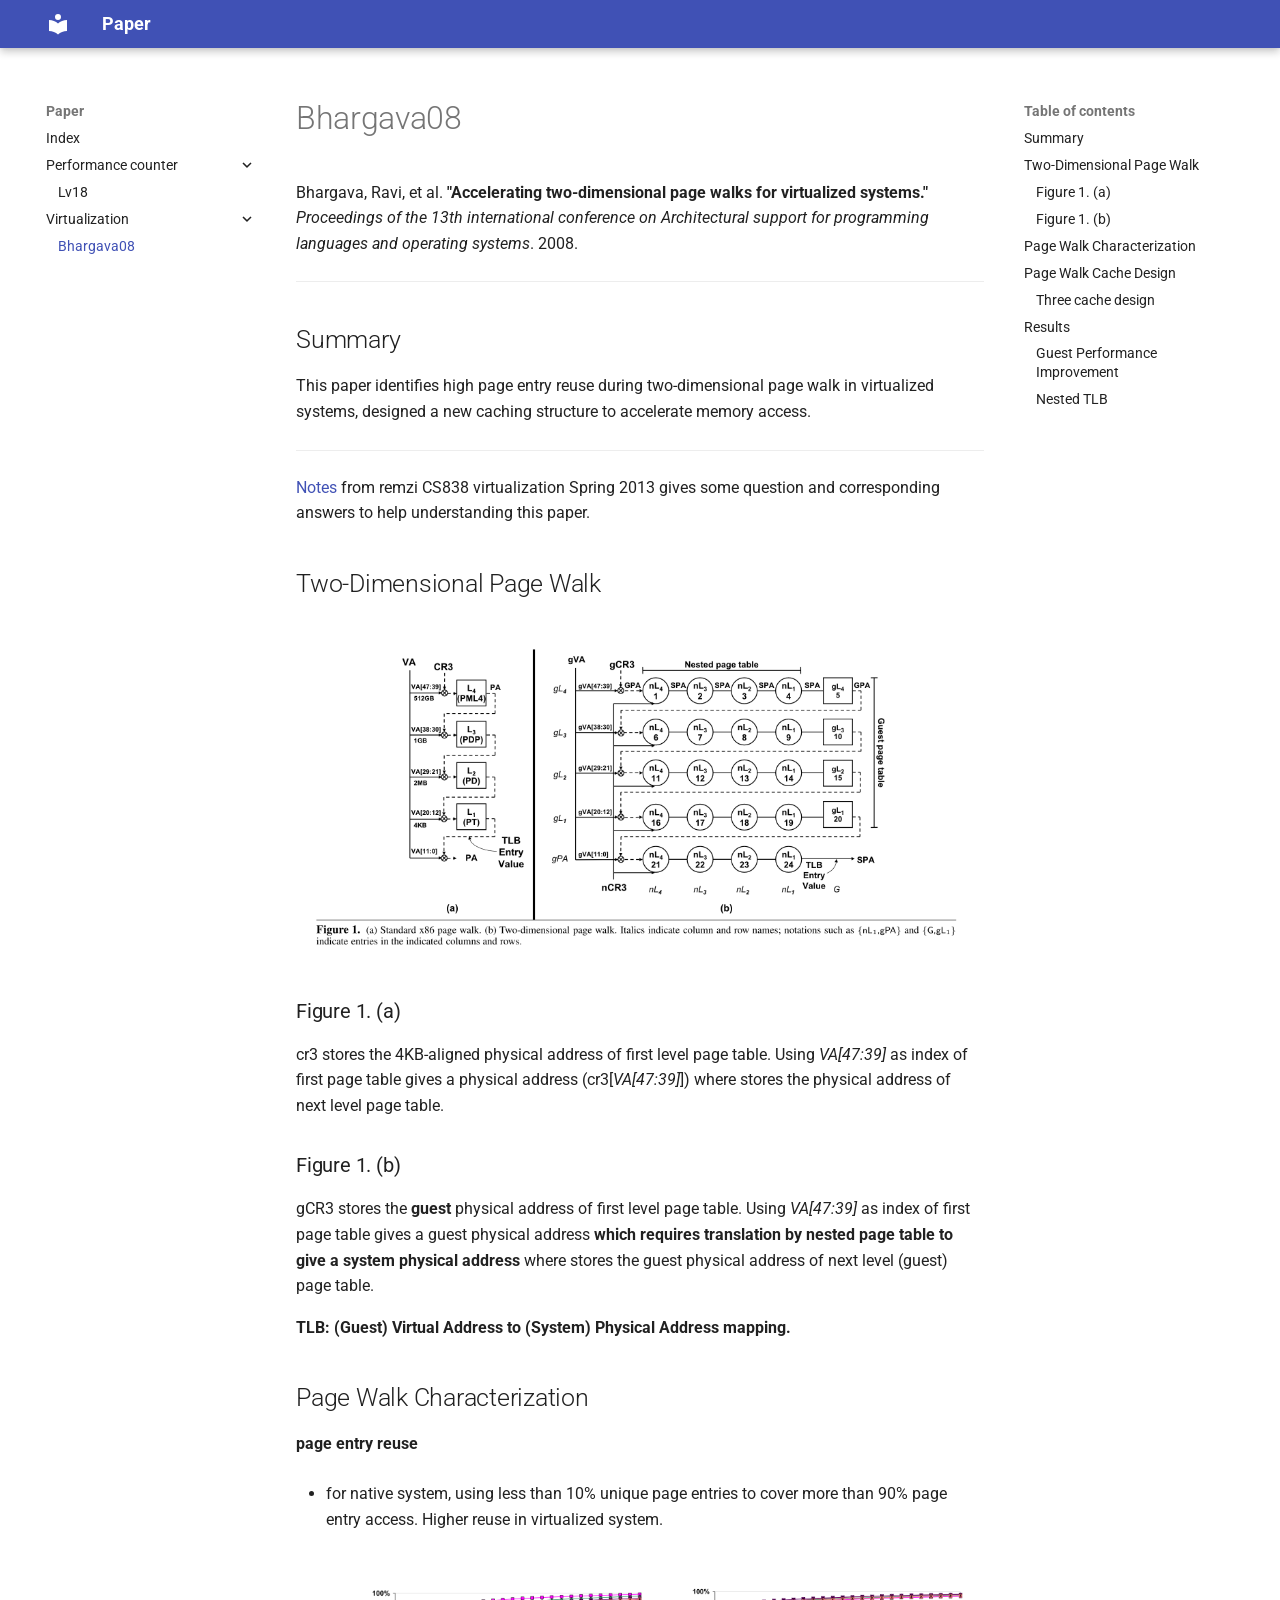
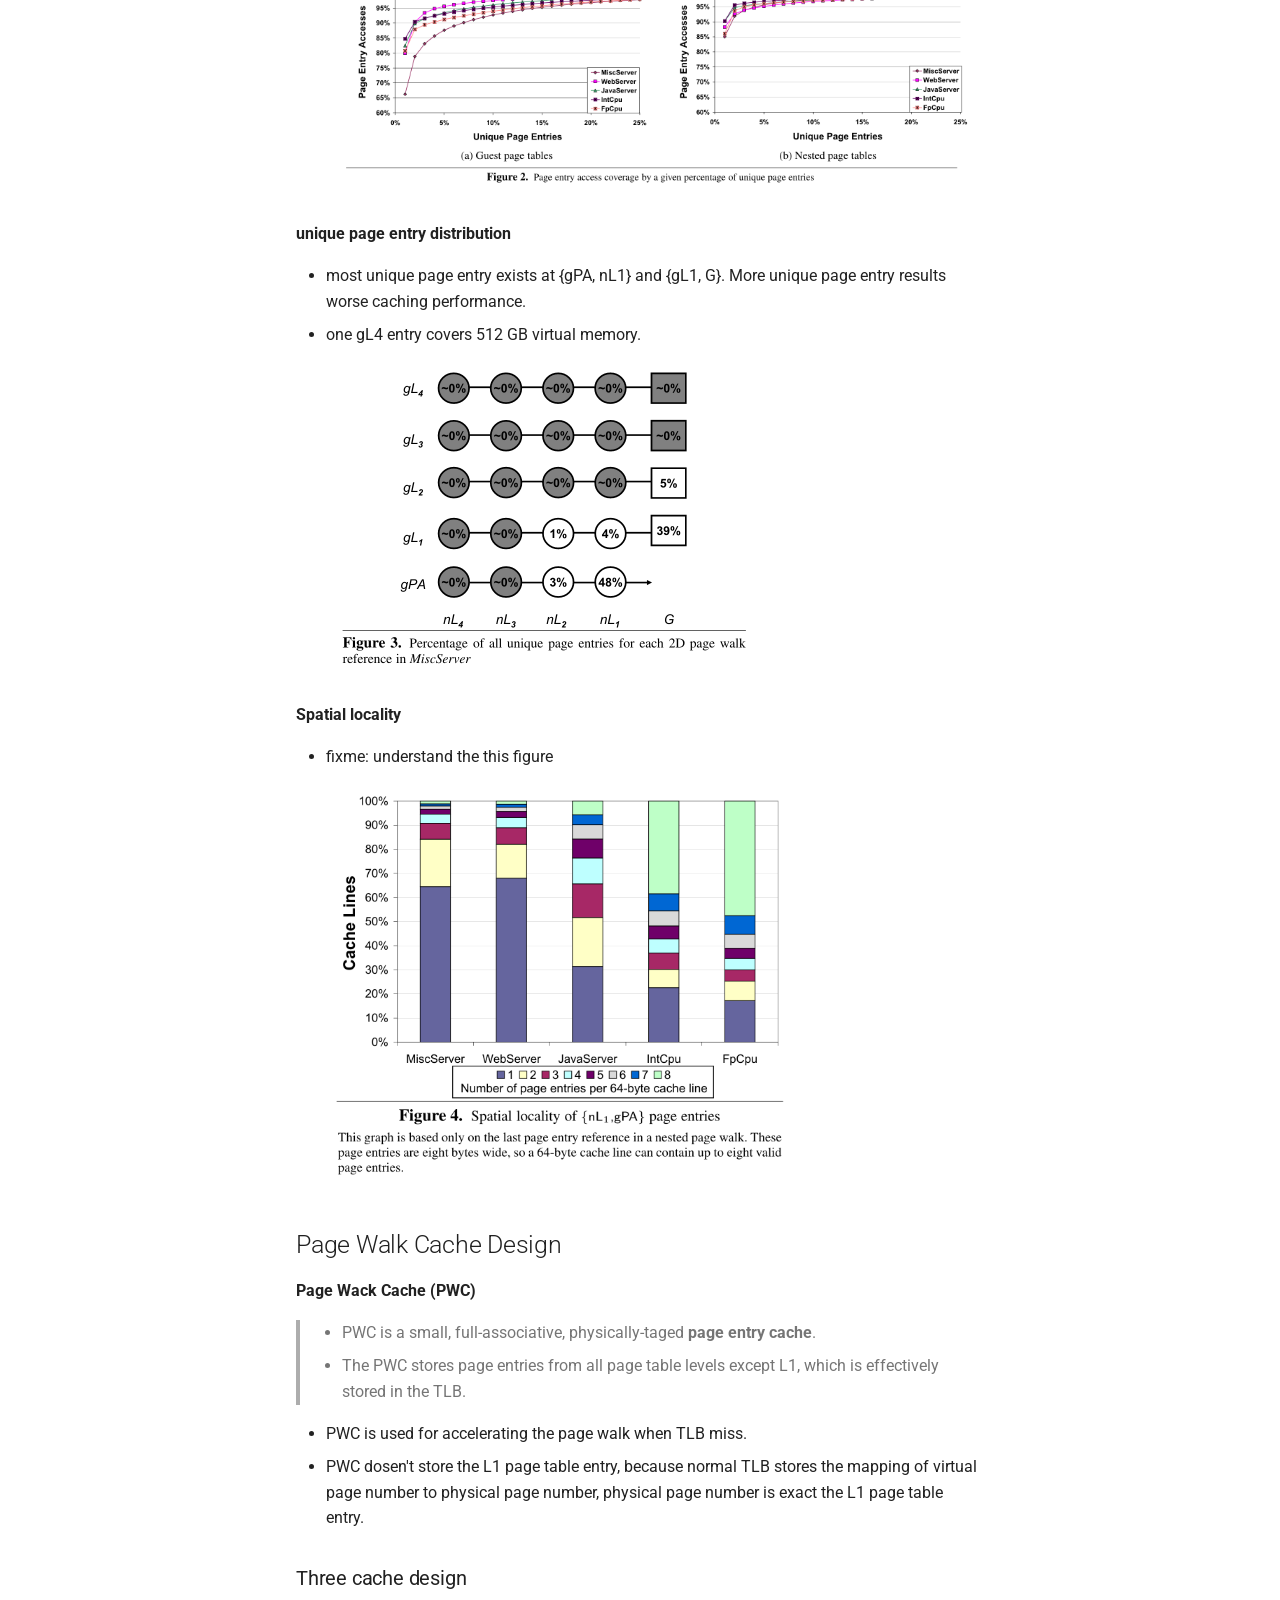
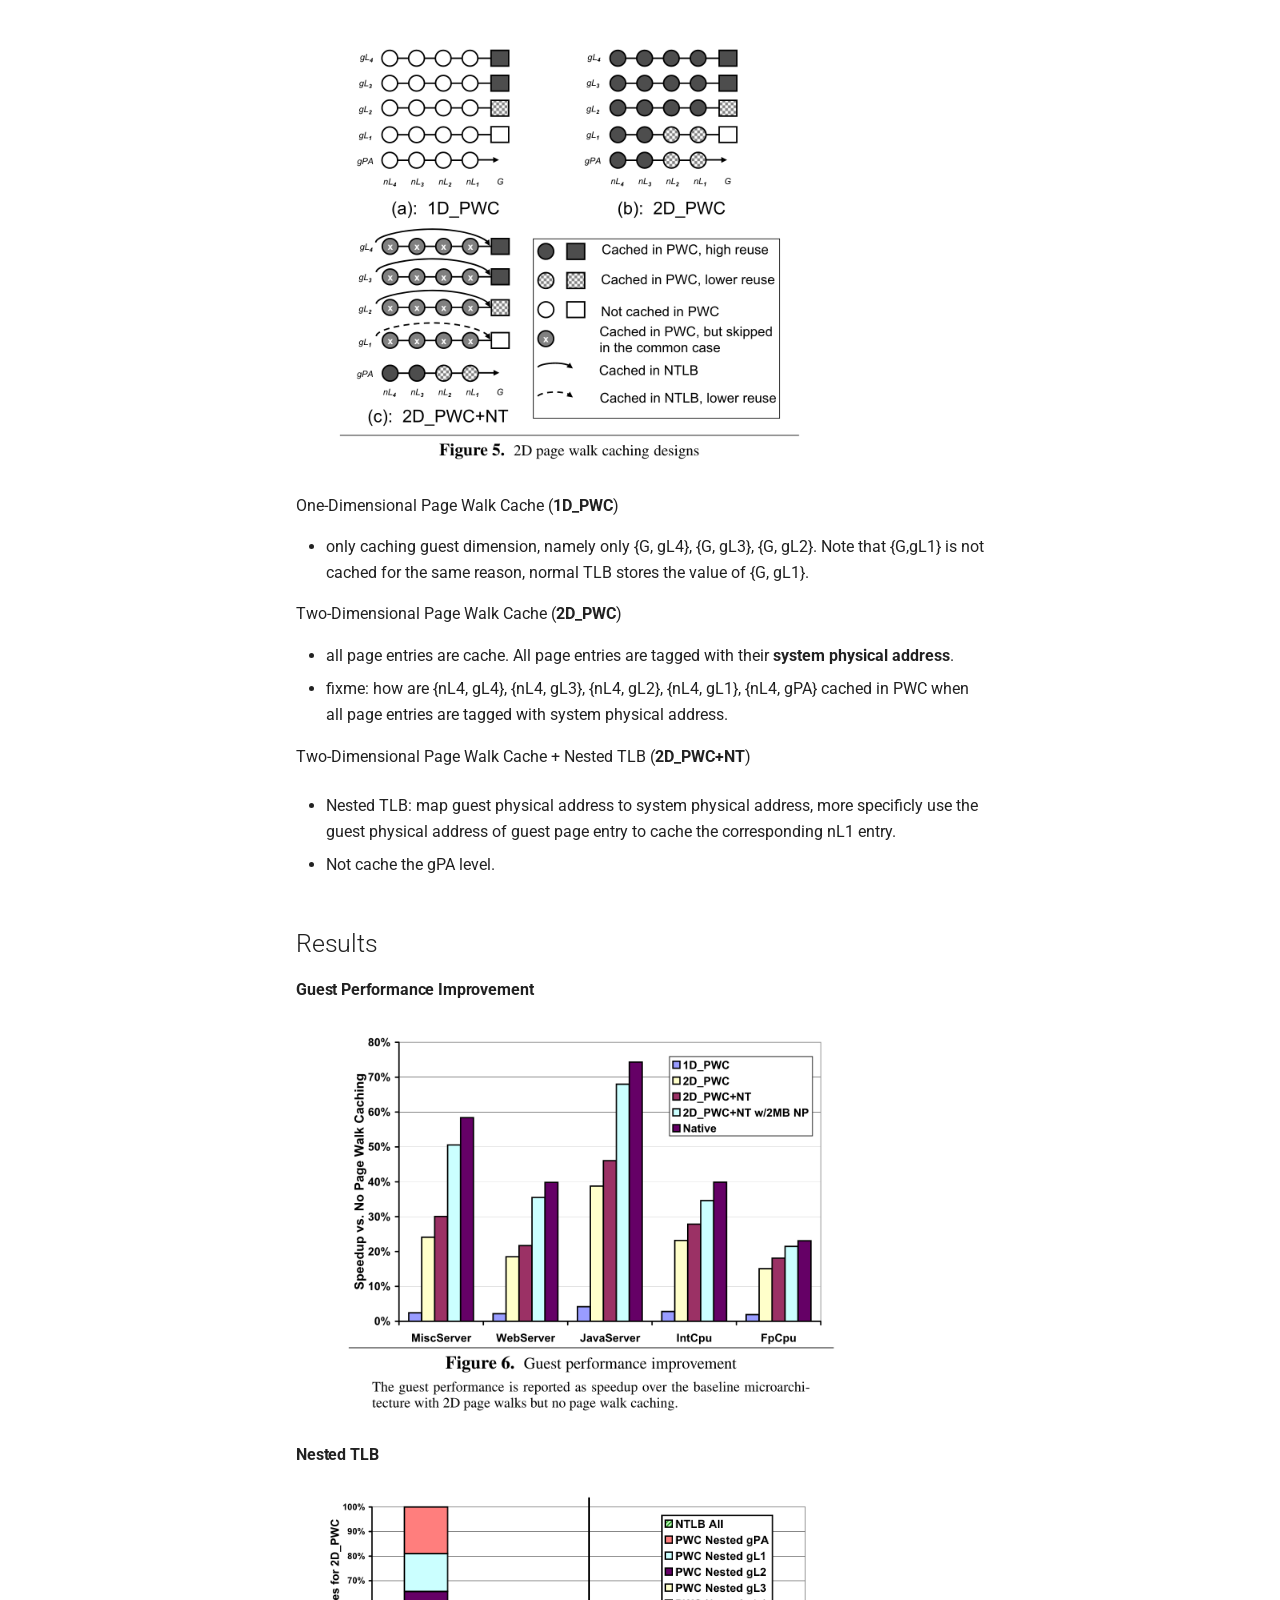
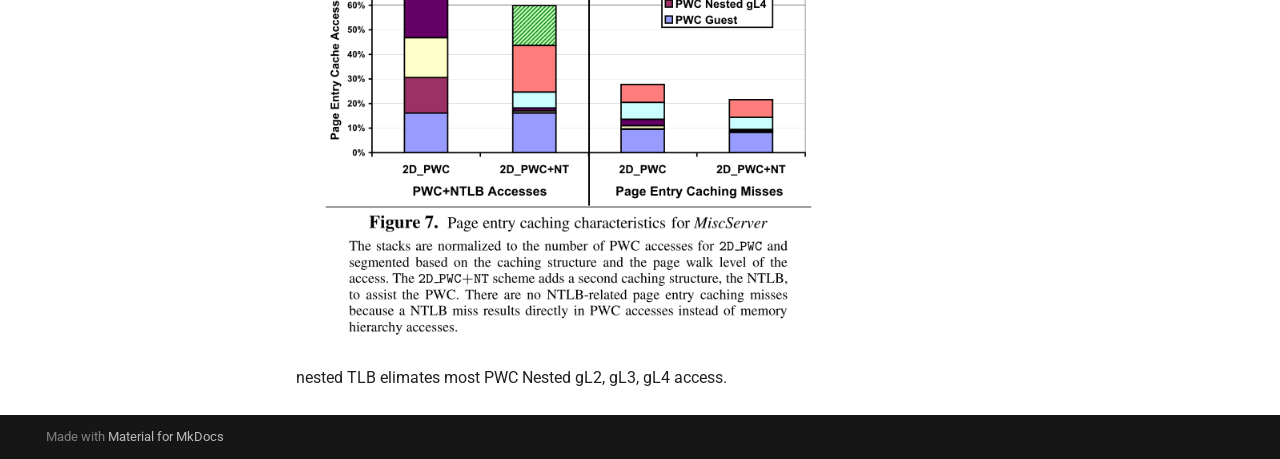
<file: virtualization/Bhargava08/index.html>
<!doctype html>
<html lang="en" class="no-js">
  <head>
    
      <meta charset="utf-8">
      <meta name="viewport" content="width=device-width,initial-scale=1">
      
      
      
      
        <link rel="prev" href="../../performance-counter/Lv18/">
      
      
      
      <link rel="icon" href="../../assets/images/favicon.png">
      <meta name="generator" content="mkdocs-1.5.3, mkdocs-material-9.4.10">
    
    
      
        <title>Bhargava08 - Paper</title>
      
    
    
      <link rel="stylesheet" href="../../assets/stylesheets/main.fad675c6.min.css">
      
      


    
    
      
    
    
      
        
        
        <link rel="preconnect" href="https://fonts.gstatic.com" crossorigin>
        <link rel="stylesheet" href="https://fonts.googleapis.com/css?family=Roboto:300,300i,400,400i,700,700i%7CRoboto+Mono:400,400i,700,700i&display=fallback">
        <style>:root{--md-text-font:"Roboto";--md-code-font:"Roboto Mono"}</style>
      
    
    
    <script>__md_scope=new URL("../..",location),__md_hash=e=>[...e].reduce((e,_)=>(e<<5)-e+_.charCodeAt(0),0),__md_get=(e,_=localStorage,t=__md_scope)=>JSON.parse(_.getItem(t.pathname+"."+e)),__md_set=(e,_,t=localStorage,a=__md_scope)=>{try{t.setItem(a.pathname+"."+e,JSON.stringify(_))}catch(e){}}</script>
    
      

    
    
    
   <link href="../../assets/stylesheets/glightbox.min.css" rel="stylesheet"/><style>
        html.glightbox-open { overflow: initial; height: 100%; }
        .gslide-title { margin-top: 0px; user-select: text; }
        .gslide-desc { color: #666; user-select: text; }
        .gslide-image img { background: white; }
        
            .gscrollbar-fixer { padding-right: 15px; }
            .gdesc-inner { font-size: 0.75rem; }
            body[data-md-color-scheme="slate"] .gdesc-inner { background: var(--md-default-bg-color);}
            body[data-md-color-scheme="slate"] .gslide-title { color: var(--md-default-fg-color);}
            body[data-md-color-scheme="slate"] .gslide-desc { color: var(--md-default-fg-color);}
            </style> <script src="../../assets/javascripts/glightbox.min.js"></script></head>
  
  
    <body dir="ltr">
  
    
    
      <script>var palette=__md_get("__palette");if(palette&&"object"==typeof palette.color)for(var key of Object.keys(palette.color))document.body.setAttribute("data-md-color-"+key,palette.color[key])</script>
    
    <input class="md-toggle" data-md-toggle="drawer" type="checkbox" id="__drawer" autocomplete="off">
    <input class="md-toggle" data-md-toggle="search" type="checkbox" id="__search" autocomplete="off">
    <label class="md-overlay" for="__drawer"></label>
    <div data-md-component="skip">
      
        
        <a href="#summary" class="md-skip">
          Skip to content
        </a>
      
    </div>
    <div data-md-component="announce">
      
    </div>
    
    
      

  

<header class="md-header md-header--shadow" data-md-component="header">
  <nav class="md-header__inner md-grid" aria-label="Header">
    <a href="../.." title="Paper" class="md-header__button md-logo" aria-label="Paper" data-md-component="logo">
      
  
  <svg xmlns="http://www.w3.org/2000/svg" viewBox="0 0 24 24"><path d="M12 8a3 3 0 0 0 3-3 3 3 0 0 0-3-3 3 3 0 0 0-3 3 3 3 0 0 0 3 3m0 3.54C9.64 9.35 6.5 8 3 8v11c3.5 0 6.64 1.35 9 3.54 2.36-2.19 5.5-3.54 9-3.54V8c-3.5 0-6.64 1.35-9 3.54Z"/></svg>

    </a>
    <label class="md-header__button md-icon" for="__drawer">
      
      <svg xmlns="http://www.w3.org/2000/svg" viewBox="0 0 24 24"><path d="M3 6h18v2H3V6m0 5h18v2H3v-2m0 5h18v2H3v-2Z"/></svg>
    </label>
    <div class="md-header__title" data-md-component="header-title">
      <div class="md-header__ellipsis">
        <div class="md-header__topic">
          <span class="md-ellipsis">
            Paper
          </span>
        </div>
        <div class="md-header__topic" data-md-component="header-topic">
          <span class="md-ellipsis">
            
              Bhargava08
            
          </span>
        </div>
      </div>
    </div>
    
    
    
    
  </nav>
  
</header>
    
    <div class="md-container" data-md-component="container">
      
      
        
          
        
      
      <main class="md-main" data-md-component="main">
        <div class="md-main__inner md-grid">
          
            
              
              <div class="md-sidebar md-sidebar--primary" data-md-component="sidebar" data-md-type="navigation" >
                <div class="md-sidebar__scrollwrap">
                  <div class="md-sidebar__inner">
                    



<nav class="md-nav md-nav--primary" aria-label="Navigation" data-md-level="0">
  <label class="md-nav__title" for="__drawer">
    <a href="../.." title="Paper" class="md-nav__button md-logo" aria-label="Paper" data-md-component="logo">
      
  
  <svg xmlns="http://www.w3.org/2000/svg" viewBox="0 0 24 24"><path d="M12 8a3 3 0 0 0 3-3 3 3 0 0 0-3-3 3 3 0 0 0-3 3 3 3 0 0 0 3 3m0 3.54C9.64 9.35 6.5 8 3 8v11c3.5 0 6.64 1.35 9 3.54 2.36-2.19 5.5-3.54 9-3.54V8c-3.5 0-6.64 1.35-9 3.54Z"/></svg>

    </a>
    Paper
  </label>
  
  <ul class="md-nav__list" data-md-scrollfix>
    
      
      
  
  
  
    <li class="md-nav__item">
      <a href="../.." class="md-nav__link">
        
  
  <span class="md-ellipsis">
    Index
  </span>
  

      </a>
    </li>
  

    
      
      
  
  
  
    
    
    
    
    
    <li class="md-nav__item md-nav__item--nested">
      
        
        
        
          
        
        <input class="md-nav__toggle md-toggle md-toggle--indeterminate" type="checkbox" id="__nav_2" >
        
          
          <label class="md-nav__link" for="__nav_2" id="__nav_2_label" tabindex="0">
            
  
  <span class="md-ellipsis">
    Performance counter
  </span>
  

            <span class="md-nav__icon md-icon"></span>
          </label>
        
        <nav class="md-nav" data-md-level="1" aria-labelledby="__nav_2_label" aria-expanded="false">
          <label class="md-nav__title" for="__nav_2">
            <span class="md-nav__icon md-icon"></span>
            Performance counter
          </label>
          <ul class="md-nav__list" data-md-scrollfix>
            
              
                
  
  
  
    <li class="md-nav__item">
      <a href="../../performance-counter/Lv18/" class="md-nav__link">
        
  
  <span class="md-ellipsis">
    Lv18
  </span>
  

      </a>
    </li>
  

              
            
          </ul>
        </nav>
      
    </li>
  

    
      
      
  
  
    
  
  
    
    
    
    
    
    <li class="md-nav__item md-nav__item--active md-nav__item--nested">
      
        
        
        
        <input class="md-nav__toggle md-toggle " type="checkbox" id="__nav_3" checked>
        
          
          <label class="md-nav__link" for="__nav_3" id="__nav_3_label" tabindex="0">
            
  
  <span class="md-ellipsis">
    Virtualization
  </span>
  

            <span class="md-nav__icon md-icon"></span>
          </label>
        
        <nav class="md-nav" data-md-level="1" aria-labelledby="__nav_3_label" aria-expanded="true">
          <label class="md-nav__title" for="__nav_3">
            <span class="md-nav__icon md-icon"></span>
            Virtualization
          </label>
          <ul class="md-nav__list" data-md-scrollfix>
            
              
                
  
  
    
  
  
    <li class="md-nav__item md-nav__item--active">
      
      <input class="md-nav__toggle md-toggle" type="checkbox" id="__toc">
      
      
      
        <label class="md-nav__link md-nav__link--active" for="__toc">
          
  
  <span class="md-ellipsis">
    Bhargava08
  </span>
  

          <span class="md-nav__icon md-icon"></span>
        </label>
      
      <a href="./" class="md-nav__link md-nav__link--active">
        
  
  <span class="md-ellipsis">
    Bhargava08
  </span>
  

      </a>
      
        

<nav class="md-nav md-nav--secondary" aria-label="Table of contents">
  
  
  
  
    <label class="md-nav__title" for="__toc">
      <span class="md-nav__icon md-icon"></span>
      Table of contents
    </label>
    <ul class="md-nav__list" data-md-component="toc" data-md-scrollfix>
      
        <li class="md-nav__item">
  <a href="#summary" class="md-nav__link">
    <span class="md-ellipsis">
      Summary
    </span>
  </a>
  
</li>
      
        <li class="md-nav__item">
  <a href="#two-dimensional-page-walk" class="md-nav__link">
    <span class="md-ellipsis">
      Two-Dimensional Page Walk
    </span>
  </a>
  
    <nav class="md-nav" aria-label="Two-Dimensional Page Walk">
      <ul class="md-nav__list">
        
          <li class="md-nav__item">
  <a href="#figure-1-a" class="md-nav__link">
    <span class="md-ellipsis">
      Figure 1. (a)
    </span>
  </a>
  
</li>
        
          <li class="md-nav__item">
  <a href="#figure-1-b" class="md-nav__link">
    <span class="md-ellipsis">
      Figure 1. (b)
    </span>
  </a>
  
</li>
        
      </ul>
    </nav>
  
</li>
      
        <li class="md-nav__item">
  <a href="#page-walk-characterization" class="md-nav__link">
    <span class="md-ellipsis">
      Page Walk Characterization
    </span>
  </a>
  
</li>
      
        <li class="md-nav__item">
  <a href="#page-walk-cache-design" class="md-nav__link">
    <span class="md-ellipsis">
      Page Walk Cache Design
    </span>
  </a>
  
    <nav class="md-nav" aria-label="Page Walk Cache Design">
      <ul class="md-nav__list">
        
          <li class="md-nav__item">
  <a href="#three-cache-design" class="md-nav__link">
    <span class="md-ellipsis">
      Three cache design
    </span>
  </a>
  
</li>
        
      </ul>
    </nav>
  
</li>
      
        <li class="md-nav__item">
  <a href="#results" class="md-nav__link">
    <span class="md-ellipsis">
      Results
    </span>
  </a>
  
    <nav class="md-nav" aria-label="Results">
      <ul class="md-nav__list">
        
          <li class="md-nav__item">
  <a href="#guest-performance-improvement" class="md-nav__link">
    <span class="md-ellipsis">
      Guest Performance Improvement
    </span>
  </a>
  
</li>
        
          <li class="md-nav__item">
  <a href="#nested-tlb" class="md-nav__link">
    <span class="md-ellipsis">
      Nested TLB
    </span>
  </a>
  
</li>
        
      </ul>
    </nav>
  
</li>
      
    </ul>
  
</nav>
      
    </li>
  

              
            
          </ul>
        </nav>
      
    </li>
  

    
  </ul>
</nav>
                  </div>
                </div>
              </div>
            
            
              
              <div class="md-sidebar md-sidebar--secondary" data-md-component="sidebar" data-md-type="toc" >
                <div class="md-sidebar__scrollwrap">
                  <div class="md-sidebar__inner">
                    

<nav class="md-nav md-nav--secondary" aria-label="Table of contents">
  
  
  
  
    <label class="md-nav__title" for="__toc">
      <span class="md-nav__icon md-icon"></span>
      Table of contents
    </label>
    <ul class="md-nav__list" data-md-component="toc" data-md-scrollfix>
      
        <li class="md-nav__item">
  <a href="#summary" class="md-nav__link">
    <span class="md-ellipsis">
      Summary
    </span>
  </a>
  
</li>
      
        <li class="md-nav__item">
  <a href="#two-dimensional-page-walk" class="md-nav__link">
    <span class="md-ellipsis">
      Two-Dimensional Page Walk
    </span>
  </a>
  
    <nav class="md-nav" aria-label="Two-Dimensional Page Walk">
      <ul class="md-nav__list">
        
          <li class="md-nav__item">
  <a href="#figure-1-a" class="md-nav__link">
    <span class="md-ellipsis">
      Figure 1. (a)
    </span>
  </a>
  
</li>
        
          <li class="md-nav__item">
  <a href="#figure-1-b" class="md-nav__link">
    <span class="md-ellipsis">
      Figure 1. (b)
    </span>
  </a>
  
</li>
        
      </ul>
    </nav>
  
</li>
      
        <li class="md-nav__item">
  <a href="#page-walk-characterization" class="md-nav__link">
    <span class="md-ellipsis">
      Page Walk Characterization
    </span>
  </a>
  
</li>
      
        <li class="md-nav__item">
  <a href="#page-walk-cache-design" class="md-nav__link">
    <span class="md-ellipsis">
      Page Walk Cache Design
    </span>
  </a>
  
    <nav class="md-nav" aria-label="Page Walk Cache Design">
      <ul class="md-nav__list">
        
          <li class="md-nav__item">
  <a href="#three-cache-design" class="md-nav__link">
    <span class="md-ellipsis">
      Three cache design
    </span>
  </a>
  
</li>
        
      </ul>
    </nav>
  
</li>
      
        <li class="md-nav__item">
  <a href="#results" class="md-nav__link">
    <span class="md-ellipsis">
      Results
    </span>
  </a>
  
    <nav class="md-nav" aria-label="Results">
      <ul class="md-nav__list">
        
          <li class="md-nav__item">
  <a href="#guest-performance-improvement" class="md-nav__link">
    <span class="md-ellipsis">
      Guest Performance Improvement
    </span>
  </a>
  
</li>
        
          <li class="md-nav__item">
  <a href="#nested-tlb" class="md-nav__link">
    <span class="md-ellipsis">
      Nested TLB
    </span>
  </a>
  
</li>
        
      </ul>
    </nav>
  
</li>
      
    </ul>
  
</nav>
                  </div>
                </div>
              </div>
            
          
          
            <div class="md-content" data-md-component="content">
              <article class="md-content__inner md-typeset">
                
                  


  <h1>Bhargava08</h1>

<p>Bhargava, Ravi, et al. <strong>"Accelerating two-dimensional page walks for virtualized systems."</strong> <em>Proceedings of the 13th international conference on Architectural support for programming languages and operating systems</em>. 2008.</p>
<hr />
<h2 id="summary">Summary</h2>
<p>This paper identifies high page entry reuse during two-dimensional page walk in virtualized systems, designed a new caching structure to accelerate memory access.</p>
<hr />
<p><a href="https://pages.cs.wisc.edu/~remzi/Classes/838/Spring2013/Notes/twodimwalk.pdf">Notes</a> from remzi CS838 virtualization Spring 2013 gives some question and corresponding answers to help understanding this paper.</p>
<h2 id="two-dimensional-page-walk">Two-Dimensional Page Walk</h2>
<p><a class="glightbox" href="../images/Bhargava08/figure1.png" data-type="image" data-width="100%" data-height="auto" data-desc-position="bottom"><img alt="figure1" src="../images/Bhargava08/figure1.png" /></a></p>
<h3 id="figure-1-a">Figure 1. (a)</h3>
<p>cr3 stores the 4KB-aligned physical address of first level page table. Using <em>VA[47:39]</em> as index of first page table gives a physical address (cr3[<em>VA[47:39]</em>]) where stores the physical address of next level page table.</p>
<h3 id="figure-1-b">Figure 1. (b)</h3>
<p>gCR3 stores the <strong>guest</strong> physical address of first level page table. Using <em>VA[47:39]</em> as index of first page table gives a guest physical address  <strong>which requires translation by nested page table to give a system physical address</strong> where stores the  guest physical address of next level (guest) page table.</p>
<p><strong>TLB: (Guest) Virtual Address to (System) Physical Address mapping.</strong></p>
<h2 id="page-walk-characterization">Page Walk Characterization</h2>
<p><strong>page entry reuse</strong></p>
<ul>
<li>
<p>for native system, using less than 10% unique page entries to cover more than 90% page entry access. Higher reuse in virtualized system.</p>
<p><a class="glightbox" href="../images/Bhargava08/figure2.png" data-type="image" data-width="100%" data-height="auto" data-desc-position="bottom"><img alt="figure2" src="../images/Bhargava08/figure2.png" /></a></p>
</li>
</ul>
<p><strong>unique page entry distribution</strong></p>
<ul>
<li>most unique page entry exists at {gPA, nL1} and {gL1, G}. More unique page entry results worse caching performance.</li>
<li>
<p>one gL4 entry covers 512 GB virtual memory.</p>
<p><a class="glightbox" href="../images/Bhargava08/figure3.png" data-type="image" data-width="100%" data-height="auto" data-desc-position="bottom"><img alt="figue3" src="../images/Bhargava08/figure3.png" style="zoom:50%" /></a></p>
</li>
</ul>
<p><strong>Spatial locality</strong></p>
<ul>
<li>fixme: understand the this figure</li>
</ul>
<p><a class="glightbox" href="../images/Bhargava08/figure4.png" data-type="image" data-width="100%" data-height="auto" data-desc-position="bottom"><img alt="figure4" src="../images/Bhargava08/figure4.png" style="zoom:35%" /></a></p>
<h2 id="page-walk-cache-design">Page Walk Cache Design</h2>
<p><strong>Page Wack Cache (PWC)</strong></p>
<blockquote>
<ul>
<li>PWC is a small, full-associative, physically-taged <strong>page entry cache</strong>. </li>
<li>The PWC stores page entries from all page table levels except L1, which is effectively stored in the TLB.</li>
</ul>
</blockquote>
<ul>
<li>PWC is used for accelerating the page walk when TLB miss.</li>
<li>PWC dosen't store the L1 page table entry, because normal TLB stores the mapping of  virtual page number to physical page number, physical page number is exact the L1 page table entry. </li>
</ul>
<h3 id="three-cache-design">Three cache design</h3>
<p><a class="glightbox" href="../images/Bhargava08/figure5.png" data-type="image" data-width="100%" data-height="auto" data-desc-position="bottom"><img alt="figure5" src="../images/Bhargava08/figure5.png" style="zoom:40%" /></a></p>
<p>One-Dimensional Page Walk Cache (<strong>1D_PWC</strong>)</p>
<ul>
<li>only caching guest dimension, namely only {G, gL4}, {G, gL3}, {G, gL2}. Note that {G,gL1} is not cached for the same reason, normal TLB stores the value of {G, gL1}.</li>
</ul>
<p>Two-Dimensional Page Walk Cache (<strong>2D_PWC</strong>)</p>
<ul>
<li>all page entries are cache. All page entries are tagged with their <strong>system physical address</strong>.</li>
<li>fixme: how are {nL4, gL4},  {nL4, gL3},  {nL4, gL2},  {nL4, gL1},  {nL4, gPA} cached in PWC when all page entries are tagged with system physical address.</li>
</ul>
<p>Two-Dimensional Page Walk Cache + Nested TLB (<strong>2D_PWC+NT</strong>)</p>
<ul>
<li>
<p>Nested TLB: map guest physical address to system physical address, more specificly use the guest physical address of guest page entry to cache the corresponding nL1 entry.</p>
</li>
<li>
<p>Not cache the gPA level.</p>
</li>
</ul>
<h2 id="results">Results</h2>
<h4 id="guest-performance-improvement">Guest Performance Improvement</h4>
<p><a class="glightbox" href="../images/Bhargava08/figure6.png" data-type="image" data-width="100%" data-height="auto" data-desc-position="bottom"><img alt="figure6" src="../images/Bhargava08/figure6.png" style="zoom:40%" /></a></p>
<h4 id="nested-tlb">Nested TLB</h4>
<p><a class="glightbox" href="../images/Bhargava08/figure7.png" data-type="image" data-width="100%" data-height="auto" data-desc-position="bottom"><img alt="figure7" src="../images/Bhargava08/figure7.png" style="zoom:40%" /></a></p>
<p>nested TLB elimates most PWC Nested gL2, gL3, gL4 access.</p>





                
              </article>
            </div>
          
          
        </div>
        
      </main>
      
        <footer class="md-footer">
  
  <div class="md-footer-meta md-typeset">
    <div class="md-footer-meta__inner md-grid">
      <div class="md-copyright">
  
  
    Made with
    <a href="https://squidfunk.github.io/mkdocs-material/" target="_blank" rel="noopener">
      Material for MkDocs
    </a>
  
</div>
      
    </div>
  </div>
</footer>
      
    </div>
    <div class="md-dialog" data-md-component="dialog">
      <div class="md-dialog__inner md-typeset"></div>
    </div>
    
    
    <script id="__config" type="application/json">{"base": "../..", "features": ["navigation.expand"], "search": "../../assets/javascripts/workers/search.f886a092.min.js", "translations": {"clipboard.copied": "Copied to clipboard", "clipboard.copy": "Copy to clipboard", "search.result.more.one": "1 more on this page", "search.result.more.other": "# more on this page", "search.result.none": "No matching documents", "search.result.one": "1 matching document", "search.result.other": "# matching documents", "search.result.placeholder": "Type to start searching", "search.result.term.missing": "Missing", "select.version": "Select version"}}</script>
    
    
      <script src="../../assets/javascripts/bundle.6c14ae12.min.js"></script>
      
    
  <script>document$.subscribe(() => {const lightbox = GLightbox({"touchNavigation": true, "loop": false, "zoomable": true, "draggable": true, "openEffect": "zoom", "closeEffect": "zoom", "slideEffect": "slide"});})</script></body>
</html>
</file>
<file: assets/stylesheets/main.fad675c6.min.css>
@charset "UTF-8";html{-webkit-text-size-adjust:none;-moz-text-size-adjust:none;text-size-adjust:none;box-sizing:border-box}*,:after,:before{box-sizing:inherit}@media (prefers-reduced-motion){*,:after,:before{transition:none!important}}body{margin:0}a,button,input,label{-webkit-tap-highlight-color:transparent}a{color:inherit;text-decoration:none}hr{border:0;box-sizing:initial;display:block;height:.05rem;overflow:visible;padding:0}small{font-size:80%}sub,sup{line-height:1em}img{border-style:none}table{border-collapse:initial;border-spacing:0}td,th{font-weight:400;vertical-align:top}button{background:#0000;border:0;font-family:inherit;font-size:inherit;margin:0;padding:0}input{border:0;outline:none}:root{--md-primary-fg-color:#4051b5;--md-primary-fg-color--light:#5d6cc0;--md-primary-fg-color--dark:#303fa1;--md-primary-bg-color:#fff;--md-primary-bg-color--light:#ffffffb3;--md-accent-fg-color:#526cfe;--md-accent-fg-color--transparent:#526cfe1a;--md-accent-bg-color:#fff;--md-accent-bg-color--light:#ffffffb3}[data-md-color-scheme=default]{color-scheme:light}[data-md-color-scheme=default] img[src$="#gh-dark-mode-only"],[data-md-color-scheme=default] img[src$="#only-dark"]{display:none}:root,[data-md-color-scheme=default]{--md-hue:225deg;--md-default-fg-color:#000000de;--md-default-fg-color--light:#0000008a;--md-default-fg-color--lighter:#00000052;--md-default-fg-color--lightest:#00000012;--md-default-bg-color:#fff;--md-default-bg-color--light:#ffffffb3;--md-default-bg-color--lighter:#ffffff4d;--md-default-bg-color--lightest:#ffffff1f;--md-code-fg-color:#36464e;--md-code-bg-color:#f5f5f5;--md-code-hl-color:#4287ff;--md-code-hl-color--light:#4287ff1a;--md-code-hl-number-color:#d52a2a;--md-code-hl-special-color:#db1457;--md-code-hl-function-color:#a846b9;--md-code-hl-constant-color:#6e59d9;--md-code-hl-keyword-color:#3f6ec6;--md-code-hl-string-color:#1c7d4d;--md-code-hl-name-color:var(--md-code-fg-color);--md-code-hl-operator-color:var(--md-default-fg-color--light);--md-code-hl-punctuation-color:var(--md-default-fg-color--light);--md-code-hl-comment-color:var(--md-default-fg-color--light);--md-code-hl-generic-color:var(--md-default-fg-color--light);--md-code-hl-variable-color:var(--md-default-fg-color--light);--md-typeset-color:var(--md-default-fg-color);--md-typeset-a-color:var(--md-primary-fg-color);--md-typeset-del-color:#f5503d26;--md-typeset-ins-color:#0bd57026;--md-typeset-kbd-color:#fafafa;--md-typeset-kbd-accent-color:#fff;--md-typeset-kbd-border-color:#b8b8b8;--md-typeset-mark-color:#ffff0080;--md-typeset-table-color:#0000001f;--md-typeset-table-color--light:rgba(0,0,0,.035);--md-admonition-fg-color:var(--md-default-fg-color);--md-admonition-bg-color:var(--md-default-bg-color);--md-warning-fg-color:#000000de;--md-warning-bg-color:#ff9;--md-footer-fg-color:#fff;--md-footer-fg-color--light:#ffffffb3;--md-footer-fg-color--lighter:#ffffff73;--md-footer-bg-color:#000000de;--md-footer-bg-color--dark:#00000052;--md-shadow-z1:0 0.2rem 0.5rem #0000000d,0 0 0.05rem #0000001a;--md-shadow-z2:0 0.2rem 0.5rem #0000001a,0 0 0.05rem #00000040;--md-shadow-z3:0 0.2rem 0.5rem #0003,0 0 0.05rem #00000059}.md-icon svg{fill:currentcolor;display:block;height:1.2rem;width:1.2rem}body{-webkit-font-smoothing:antialiased;-moz-osx-font-smoothing:grayscale;--md-text-font-family:var(--md-text-font,_),-apple-system,BlinkMacSystemFont,Helvetica,Arial,sans-serif;--md-code-font-family:var(--md-code-font,_),SFMono-Regular,Consolas,Menlo,monospace}aside,body,input{font-feature-settings:"kern","liga";color:var(--md-typeset-color);font-family:var(--md-text-font-family)}code,kbd,pre{font-feature-settings:"kern";font-family:var(--md-code-font-family)}:root{--md-typeset-table-sort-icon:url('data:image/svg+xml;charset=utf-8,<svg xmlns="http://www.w3.org/2000/svg" viewBox="0 0 24 24"><path d="m18 21-4-4h3V7h-3l4-4 4 4h-3v10h3M2 19v-2h10v2M2 13v-2h7v2M2 7V5h4v2H2Z"/></svg>');--md-typeset-table-sort-icon--asc:url('data:image/svg+xml;charset=utf-8,<svg xmlns="http://www.w3.org/2000/svg" viewBox="0 0 24 24"><path d="M19 17h3l-4 4-4-4h3V3h2M2 17h10v2H2M6 5v2H2V5m0 6h7v2H2v-2Z"/></svg>');--md-typeset-table-sort-icon--desc:url('data:image/svg+xml;charset=utf-8,<svg xmlns="http://www.w3.org/2000/svg" viewBox="0 0 24 24"><path d="M19 7h3l-4-4-4 4h3v14h2M2 17h10v2H2M6 5v2H2V5m0 6h7v2H2v-2Z"/></svg>')}.md-typeset{-webkit-print-color-adjust:exact;color-adjust:exact;font-size:.8rem;line-height:1.6}@media print{.md-typeset{font-size:.68rem}}.md-typeset blockquote,.md-typeset dl,.md-typeset figure,.md-typeset ol,.md-typeset pre,.md-typeset ul{margin-bottom:1em;margin-top:1em}.md-typeset h1{color:var(--md-default-fg-color--light);font-size:2em;line-height:1.3;margin:0 0 1.25em}.md-typeset h1,.md-typeset h2{font-weight:300;letter-spacing:-.01em}.md-typeset h2{font-size:1.5625em;line-height:1.4;margin:1.6em 0 .64em}.md-typeset h3{font-size:1.25em;font-weight:400;letter-spacing:-.01em;line-height:1.5;margin:1.6em 0 .8em}.md-typeset h2+h3{margin-top:.8em}.md-typeset h4{font-weight:700;letter-spacing:-.01em;margin:1em 0}.md-typeset h5,.md-typeset h6{color:var(--md-default-fg-color--light);font-size:.8em;font-weight:700;letter-spacing:-.01em;margin:1.25em 0}.md-typeset h5{text-transform:uppercase}.md-typeset hr{border-bottom:.05rem solid var(--md-default-fg-color--lightest);display:flow-root;margin:1.5em 0}.md-typeset a{color:var(--md-typeset-a-color);word-break:break-word}.md-typeset a,.md-typeset a:before{transition:color 125ms}.md-typeset a:focus,.md-typeset a:hover{color:var(--md-accent-fg-color)}.md-typeset a:focus code,.md-typeset a:hover code{background-color:var(--md-accent-fg-color--transparent)}.md-typeset a code{color:currentcolor;transition:background-color 125ms}.md-typeset a.focus-visible{outline-color:var(--md-accent-fg-color);outline-offset:.2rem}.md-typeset code,.md-typeset kbd,.md-typeset pre{color:var(--md-code-fg-color);direction:ltr;font-variant-ligatures:none}@media print{.md-typeset code,.md-typeset kbd,.md-typeset pre{white-space:pre-wrap}}.md-typeset code{background-color:var(--md-code-bg-color);border-radius:.1rem;-webkit-box-decoration-break:clone;box-decoration-break:clone;font-size:.85em;padding:0 .2941176471em;word-break:break-word}.md-typeset code:not(.focus-visible){-webkit-tap-highlight-color:transparent;outline:none}.md-typeset pre{display:flow-root;line-height:1.4;position:relative}.md-typeset pre>code{-webkit-box-decoration-break:slice;box-decoration-break:slice;box-shadow:none;display:block;margin:0;outline-color:var(--md-accent-fg-color);overflow:auto;padding:.7720588235em 1.1764705882em;scrollbar-color:var(--md-default-fg-color--lighter) #0000;scrollbar-width:thin;touch-action:auto;word-break:normal}.md-typeset pre>code:hover{scrollbar-color:var(--md-accent-fg-color) #0000}.md-typeset pre>code::-webkit-scrollbar{height:.2rem;width:.2rem}.md-typeset pre>code::-webkit-scrollbar-thumb{background-color:var(--md-default-fg-color--lighter)}.md-typeset pre>code::-webkit-scrollbar-thumb:hover{background-color:var(--md-accent-fg-color)}.md-typeset kbd{background-color:var(--md-typeset-kbd-color);border-radius:.1rem;box-shadow:0 .1rem 0 .05rem var(--md-typeset-kbd-border-color),0 .1rem 0 var(--md-typeset-kbd-border-color),0 -.1rem .2rem var(--md-typeset-kbd-accent-color) inset;color:var(--md-default-fg-color);display:inline-block;font-size:.75em;padding:0 .6666666667em;vertical-align:text-top;word-break:break-word}.md-typeset mark{background-color:var(--md-typeset-mark-color);-webkit-box-decoration-break:clone;box-decoration-break:clone;color:inherit;word-break:break-word}.md-typeset abbr{border-bottom:.05rem dotted var(--md-default-fg-color--light);cursor:help;text-decoration:none}@media (hover:none){.md-typeset abbr[title]:focus:after,.md-typeset abbr[title]:hover:after{background-color:var(--md-default-fg-color);border-radius:.1rem;box-shadow:var(--md-shadow-z3);color:var(--md-default-bg-color);content:attr(title);font-size:.7rem;left:.8rem;margin-top:2em;padding:.2rem .3rem;position:absolute;right:.8rem}}.md-typeset small{opacity:.75}[dir=ltr] .md-typeset sub,[dir=ltr] .md-typeset sup{margin-left:.078125em}[dir=rtl] .md-typeset sub,[dir=rtl] .md-typeset sup{margin-right:.078125em}[dir=ltr] .md-typeset blockquote{padding-left:.6rem}[dir=rtl] .md-typeset blockquote{padding-right:.6rem}[dir=ltr] .md-typeset blockquote{border-left:.2rem solid var(--md-default-fg-color--lighter)}[dir=rtl] .md-typeset blockquote{border-right:.2rem solid var(--md-default-fg-color--lighter)}.md-typeset blockquote{color:var(--md-default-fg-color--light);margin-left:0;margin-right:0}.md-typeset ul{list-style-type:disc}[dir=ltr] .md-typeset ol,[dir=ltr] .md-typeset ul{margin-left:.625em}[dir=rtl] .md-typeset ol,[dir=rtl] .md-typeset ul{margin-right:.625em}.md-typeset ol,.md-typeset ul{padding:0}.md-typeset ol:not([hidden]),.md-typeset ul:not([hidden]){display:flow-root}.md-typeset ol ol,.md-typeset ul ol{list-style-type:lower-alpha}.md-typeset ol ol ol,.md-typeset ul ol ol{list-style-type:lower-roman}[dir=ltr] .md-typeset ol li,[dir=ltr] .md-typeset ul li{margin-left:1.25em}[dir=rtl] .md-typeset ol li,[dir=rtl] .md-typeset ul li{margin-right:1.25em}.md-typeset ol li,.md-typeset ul li{margin-bottom:.5em}.md-typeset ol li blockquote,.md-typeset ol li p,.md-typeset ul li blockquote,.md-typeset ul li p{margin:.5em 0}.md-typeset ol li:last-child,.md-typeset ul li:last-child{margin-bottom:0}[dir=ltr] .md-typeset ol li ol,[dir=ltr] .md-typeset ol li ul,[dir=ltr] .md-typeset ul li ol,[dir=ltr] .md-typeset ul li ul{margin-left:.625em}[dir=rtl] .md-typeset ol li ol,[dir=rtl] .md-typeset ol li ul,[dir=rtl] .md-typeset ul li ol,[dir=rtl] .md-typeset ul li ul{margin-right:.625em}.md-typeset ol li ol,.md-typeset ol li ul,.md-typeset ul li ol,.md-typeset ul li ul{margin-bottom:.5em;margin-top:.5em}[dir=ltr] .md-typeset dd{margin-left:1.875em}[dir=rtl] .md-typeset dd{margin-right:1.875em}.md-typeset dd{margin-bottom:1.5em;margin-top:1em}.md-typeset img,.md-typeset svg,.md-typeset video{height:auto;max-width:100%}.md-typeset img[align=left]{margin:1em 1em 1em 0}.md-typeset img[align=right]{margin:1em 0 1em 1em}.md-typeset img[align]:only-child{margin-top:0}.md-typeset figure{display:flow-root;margin:1em auto;max-width:100%;text-align:center;width:-webkit-fit-content;width:-moz-fit-content;width:fit-content}.md-typeset figure img{display:block}.md-typeset figcaption{font-style:italic;margin:1em auto;max-width:24rem}.md-typeset iframe{max-width:100%}.md-typeset table:not([class]){background-color:var(--md-default-bg-color);border:.05rem solid var(--md-typeset-table-color);border-radius:.1rem;display:inline-block;font-size:.64rem;max-width:100%;overflow:auto;touch-action:auto}@media print{.md-typeset table:not([class]){display:table}}.md-typeset table:not([class])+*{margin-top:1.5em}.md-typeset table:not([class]) td>:first-child,.md-typeset table:not([class]) th>:first-child{margin-top:0}.md-typeset table:not([class]) td>:last-child,.md-typeset table:not([class]) th>:last-child{margin-bottom:0}.md-typeset table:not([class]) td:not([align]),.md-typeset table:not([class]) th:not([align]){text-align:left}[dir=rtl] .md-typeset table:not([class]) td:not([align]),[dir=rtl] .md-typeset table:not([class]) th:not([align]){text-align:right}.md-typeset table:not([class]) th{font-weight:700;min-width:5rem;padding:.9375em 1.25em;vertical-align:top}.md-typeset table:not([class]) td{border-top:.05rem solid var(--md-typeset-table-color);padding:.9375em 1.25em;vertical-align:top}.md-typeset table:not([class]) tbody tr{transition:background-color 125ms}.md-typeset table:not([class]) tbody tr:hover{background-color:var(--md-typeset-table-color--light);box-shadow:0 .05rem 0 var(--md-default-bg-color) inset}.md-typeset table:not([class]) a{word-break:normal}.md-typeset table th[role=columnheader]{cursor:pointer}[dir=ltr] .md-typeset table th[role=columnheader]:after{margin-left:.5em}[dir=rtl] .md-typeset table th[role=columnheader]:after{margin-right:.5em}.md-typeset table th[role=columnheader]:after{content:"";display:inline-block;height:1.2em;-webkit-mask-image:var(--md-typeset-table-sort-icon);mask-image:var(--md-typeset-table-sort-icon);-webkit-mask-repeat:no-repeat;mask-repeat:no-repeat;-webkit-mask-size:contain;mask-size:contain;transition:background-color 125ms;vertical-align:text-bottom;width:1.2em}.md-typeset table th[role=columnheader]:hover:after{background-color:var(--md-default-fg-color--lighter)}.md-typeset table th[role=columnheader][aria-sort=ascending]:after{background-color:var(--md-default-fg-color--light);-webkit-mask-image:var(--md-typeset-table-sort-icon--asc);mask-image:var(--md-typeset-table-sort-icon--asc)}.md-typeset table th[role=columnheader][aria-sort=descending]:after{background-color:var(--md-default-fg-color--light);-webkit-mask-image:var(--md-typeset-table-sort-icon--desc);mask-image:var(--md-typeset-table-sort-icon--desc)}.md-typeset__scrollwrap{margin:1em -.8rem;overflow-x:auto;touch-action:auto}.md-typeset__table{display:inline-block;margin-bottom:.5em;padding:0 .8rem}@media print{.md-typeset__table{display:block}}html .md-typeset__table table{display:table;margin:0;overflow:hidden;width:100%}@media screen and (max-width:44.984375em){.md-content__inner>pre{margin:1em -.8rem}.md-content__inner>pre code{border-radius:0}}.md-typeset .md-author{display:block;flex-shrink:0;height:1.6rem;overflow:hidden;position:relative;transition:color 125ms,transform 125ms;width:1.6rem}.md-typeset .md-author img{border-radius:100%;display:block}.md-typeset .md-author--more{background:var(--md-default-fg-color--lightest);color:var(--md-default-fg-color--lighter);font-size:.6rem;font-weight:700;line-height:1.6rem;text-align:center}.md-typeset .md-author--long{height:2.4rem;width:2.4rem}.md-typeset a.md-author{transform:scale(1)}.md-typeset a.md-author img{filter:grayscale(100%) opacity(75%);transition:filter 125ms}.md-typeset a.md-author:focus,.md-typeset a.md-author:hover{transform:scale(1.1);z-index:1}.md-typeset a.md-author:focus img,.md-typeset a.md-author:hover img{filter:grayscale(0)}.md-banner{background-color:var(--md-footer-bg-color);color:var(--md-footer-fg-color);overflow:auto}@media print{.md-banner{display:none}}.md-banner--warning{background-color:var(--md-warning-bg-color);color:var(--md-warning-fg-color)}.md-banner__inner{font-size:.7rem;margin:.6rem auto;padding:0 .8rem}[dir=ltr] .md-banner__button{float:right}[dir=rtl] .md-banner__button{float:left}.md-banner__button{color:inherit;cursor:pointer;transition:opacity .25s}.no-js .md-banner__button{display:none}.md-banner__button:hover{opacity:.7}html{font-size:125%;height:100%;overflow-x:hidden}@media screen and (min-width:100em){html{font-size:137.5%}}@media screen and (min-width:125em){html{font-size:150%}}body{background-color:var(--md-default-bg-color);display:flex;flex-direction:column;font-size:.5rem;min-height:100%;position:relative;width:100%}@media print{body{display:block}}@media screen and (max-width:59.984375em){body[data-md-scrolllock]{position:fixed}}.md-grid{margin-left:auto;margin-right:auto;max-width:61rem}.md-container{display:flex;flex-direction:column;flex-grow:1}@media print{.md-container{display:block}}.md-main{flex-grow:1}.md-main__inner{display:flex;height:100%;margin-top:1.5rem}.md-ellipsis{overflow:hidden;text-overflow:ellipsis}.md-toggle{display:none}.md-option{height:0;opacity:0;position:absolute;width:0}.md-option:checked+label:not([hidden]){display:block}.md-option.focus-visible+label{outline-color:var(--md-accent-fg-color);outline-style:auto}.md-skip{background-color:var(--md-default-fg-color);border-radius:.1rem;color:var(--md-default-bg-color);font-size:.64rem;margin:.5rem;opacity:0;outline-color:var(--md-accent-fg-color);padding:.3rem .5rem;position:fixed;transform:translateY(.4rem);z-index:-1}.md-skip:focus{opacity:1;transform:translateY(0);transition:transform .25s cubic-bezier(.4,0,.2,1),opacity 175ms 75ms;z-index:10}@page{margin:25mm}:root{--md-clipboard-icon:url('data:image/svg+xml;charset=utf-8,<svg xmlns="http://www.w3.org/2000/svg" viewBox="0 0 24 24"><path d="M19 21H8V7h11m0-2H8a2 2 0 0 0-2 2v14a2 2 0 0 0 2 2h11a2 2 0 0 0 2-2V7a2 2 0 0 0-2-2m-3-4H4a2 2 0 0 0-2 2v14h2V3h12V1Z"/></svg>')}.md-clipboard{border-radius:.1rem;color:var(--md-default-fg-color--lightest);cursor:pointer;height:1.5em;outline-color:var(--md-accent-fg-color);outline-offset:.1rem;position:absolute;right:.5em;top:.5em;transition:color .25s;width:1.5em;z-index:1}@media print{.md-clipboard{display:none}}.md-clipboard:not(.focus-visible){-webkit-tap-highlight-color:transparent;outline:none}:hover>.md-clipboard{color:var(--md-default-fg-color--light)}.md-clipboard:focus,.md-clipboard:hover{color:var(--md-accent-fg-color)}.md-clipboard:after{background-color:currentcolor;content:"";display:block;height:1.125em;margin:0 auto;-webkit-mask-image:var(--md-clipboard-icon);mask-image:var(--md-clipboard-icon);-webkit-mask-position:center;mask-position:center;-webkit-mask-repeat:no-repeat;mask-repeat:no-repeat;-webkit-mask-size:contain;mask-size:contain;width:1.125em}.md-clipboard--inline{cursor:pointer}.md-clipboard--inline code{transition:color .25s,background-color .25s}.md-clipboard--inline:focus code,.md-clipboard--inline:hover code{background-color:var(--md-accent-fg-color--transparent);color:var(--md-accent-fg-color)}@keyframes consent{0%{opacity:0;transform:translateY(100%)}to{opacity:1;transform:translateY(0)}}@keyframes overlay{0%{opacity:0}to{opacity:1}}.md-consent__overlay{animation:overlay .25s both;-webkit-backdrop-filter:blur(.1rem);backdrop-filter:blur(.1rem);background-color:#0000008a;height:100%;opacity:1;position:fixed;top:0;width:100%;z-index:5}.md-consent__inner{animation:consent .5s cubic-bezier(.1,.7,.1,1) both;background-color:var(--md-default-bg-color);border:0;border-radius:.1rem;bottom:0;box-shadow:0 0 .2rem #0000001a,0 .2rem .4rem #0003;max-height:100%;overflow:auto;padding:0;position:fixed;width:100%;z-index:5}.md-consent__form{padding:.8rem}.md-consent__settings{display:none;margin:1em 0}input:checked+.md-consent__settings{display:block}.md-consent__controls{margin-bottom:.8rem}.md-typeset .md-consent__controls .md-button{display:inline}@media screen and (max-width:44.984375em){.md-typeset .md-consent__controls .md-button{display:block;margin-top:.4rem;text-align:center;width:100%}}.md-consent label{cursor:pointer}.md-content{flex-grow:1;min-width:0}.md-content__inner{margin:0 .8rem 1.2rem;padding-top:.6rem}@media screen and (min-width:76.25em){[dir=ltr] .md-sidebar--primary:not([hidden])~.md-content>.md-content__inner{margin-left:1.2rem}[dir=ltr] .md-sidebar--secondary:not([hidden])~.md-content>.md-content__inner,[dir=rtl] .md-sidebar--primary:not([hidden])~.md-content>.md-content__inner{margin-right:1.2rem}[dir=rtl] .md-sidebar--secondary:not([hidden])~.md-content>.md-content__inner{margin-left:1.2rem}}.md-content__inner:before{content:"";display:block;height:.4rem}.md-content__inner>:last-child{margin-bottom:0}[dir=ltr] .md-content__button{float:right}[dir=rtl] .md-content__button{float:left}[dir=ltr] .md-content__button{margin-left:.4rem}[dir=rtl] .md-content__button{margin-right:.4rem}.md-content__button{margin:.4rem 0;padding:0}@media print{.md-content__button{display:none}}.md-typeset .md-content__button{color:var(--md-default-fg-color--lighter)}.md-content__button svg{display:inline;vertical-align:top}[dir=rtl] .md-content__button svg{transform:scaleX(-1)}[dir=ltr] .md-dialog{right:.8rem}[dir=rtl] .md-dialog{left:.8rem}.md-dialog{background-color:var(--md-default-fg-color);border-radius:.1rem;bottom:.8rem;box-shadow:var(--md-shadow-z3);min-width:11.1rem;opacity:0;padding:.4rem .6rem;pointer-events:none;position:fixed;transform:translateY(100%);transition:transform 0ms .4s,opacity .4s;z-index:4}@media print{.md-dialog{display:none}}.md-dialog--active{opacity:1;pointer-events:auto;transform:translateY(0);transition:transform .4s cubic-bezier(.075,.85,.175,1),opacity .4s}.md-dialog__inner{color:var(--md-default-bg-color);font-size:.7rem}.md-feedback{margin:2em 0 1em;text-align:center}.md-feedback fieldset{border:none;margin:0;padding:0}.md-feedback__title{font-weight:700;margin:1em auto}.md-feedback__inner{position:relative}.md-feedback__list{display:flex;flex-wrap:wrap;place-content:baseline center;position:relative}.md-feedback__list:hover .md-icon:not(:disabled){color:var(--md-default-fg-color--lighter)}:disabled .md-feedback__list{min-height:1.8rem}.md-feedback__icon{color:var(--md-default-fg-color--light);cursor:pointer;flex-shrink:0;margin:0 .1rem;transition:color 125ms}.md-feedback__icon:not(:disabled).md-icon:hover{color:var(--md-accent-fg-color)}.md-feedback__icon:disabled{color:var(--md-default-fg-color--lightest);pointer-events:none}.md-feedback__note{opacity:0;position:relative;transform:translateY(.4rem);transition:transform .4s cubic-bezier(.1,.7,.1,1),opacity .15s}.md-feedback__note>*{margin:0 auto;max-width:16rem}:disabled .md-feedback__note{opacity:1;transform:translateY(0)}.md-footer{background-color:var(--md-footer-bg-color);color:var(--md-footer-fg-color)}@media print{.md-footer{display:none}}.md-footer__inner{justify-content:space-between;overflow:auto;padding:.2rem}.md-footer__inner:not([hidden]){display:flex}.md-footer__link{align-items:end;display:flex;flex-grow:0.01;margin-bottom:.4rem;margin-top:1rem;max-width:100%;outline-color:var(--md-accent-fg-color);overflow:hidden;transition:opacity .25s}.md-footer__link:focus,.md-footer__link:hover{opacity:.7}[dir=rtl] .md-footer__link svg{transform:scaleX(-1)}@media screen and (max-width:44.984375em){.md-footer__link--prev{flex-shrink:0}.md-footer__link--prev .md-footer__title{display:none}}[dir=ltr] .md-footer__link--next{margin-left:auto}[dir=rtl] .md-footer__link--next{margin-right:auto}.md-footer__link--next{text-align:right}[dir=rtl] .md-footer__link--next{text-align:left}.md-footer__title{flex-grow:1;font-size:.9rem;margin-bottom:.7rem;max-width:calc(100% - 2.4rem);padding:0 1rem;white-space:nowrap}.md-footer__button{margin:.2rem;padding:.4rem}.md-footer__direction{font-size:.64rem;opacity:.7}.md-footer-meta{background-color:var(--md-footer-bg-color--dark)}.md-footer-meta__inner{display:flex;flex-wrap:wrap;justify-content:space-between;padding:.2rem}html .md-footer-meta.md-typeset a{color:var(--md-footer-fg-color--light)}html .md-footer-meta.md-typeset a:focus,html .md-footer-meta.md-typeset a:hover{color:var(--md-footer-fg-color)}.md-copyright{color:var(--md-footer-fg-color--lighter);font-size:.64rem;margin:auto .6rem;padding:.4rem 0;width:100%}@media screen and (min-width:45em){.md-copyright{width:auto}}.md-copyright__highlight{color:var(--md-footer-fg-color--light)}.md-social{display:inline-flex;gap:.2rem;margin:0 .4rem;padding:.2rem 0 .6rem}@media screen and (min-width:45em){.md-social{padding:.6rem 0}}.md-social__link{display:inline-block;height:1.6rem;text-align:center;width:1.6rem}.md-social__link:before{line-height:1.9}.md-social__link svg{fill:currentcolor;max-height:.8rem;vertical-align:-25%}.md-typeset .md-button{border:.1rem solid;border-radius:.1rem;color:var(--md-primary-fg-color);cursor:pointer;display:inline-block;font-weight:700;padding:.625em 2em;transition:color 125ms,background-color 125ms,border-color 125ms}.md-typeset .md-button--primary{background-color:var(--md-primary-fg-color);border-color:var(--md-primary-fg-color);color:var(--md-primary-bg-color)}.md-typeset .md-button:focus,.md-typeset .md-button:hover{background-color:var(--md-accent-fg-color);border-color:var(--md-accent-fg-color);color:var(--md-accent-bg-color)}[dir=ltr] .md-typeset .md-input{border-top-left-radius:.1rem}[dir=ltr] .md-typeset .md-input,[dir=rtl] .md-typeset .md-input{border-top-right-radius:.1rem}[dir=rtl] .md-typeset .md-input{border-top-left-radius:.1rem}.md-typeset .md-input{border-bottom:.1rem solid var(--md-default-fg-color--lighter);box-shadow:var(--md-shadow-z1);font-size:.8rem;height:1.8rem;padding:0 .6rem;transition:border .25s,box-shadow .25s}.md-typeset .md-input:focus,.md-typeset .md-input:hover{border-bottom-color:var(--md-accent-fg-color);box-shadow:var(--md-shadow-z2)}.md-typeset .md-input--stretch{width:100%}.md-header{background-color:var(--md-primary-fg-color);box-shadow:0 0 .2rem #0000,0 .2rem .4rem #0000;color:var(--md-primary-bg-color);display:block;left:0;position:sticky;right:0;top:0;z-index:4}@media print{.md-header{display:none}}.md-header[hidden]{transform:translateY(-100%);transition:transform .25s cubic-bezier(.8,0,.6,1),box-shadow .25s}.md-header--shadow{box-shadow:0 0 .2rem #0000001a,0 .2rem .4rem #0003;transition:transform .25s cubic-bezier(.1,.7,.1,1),box-shadow .25s}.md-header__inner{align-items:center;display:flex;padding:0 .2rem}.md-header__button{color:currentcolor;cursor:pointer;margin:.2rem;outline-color:var(--md-accent-fg-color);padding:.4rem;position:relative;transition:opacity .25s;vertical-align:middle;z-index:1}.md-header__button:hover{opacity:.7}.md-header__button:not([hidden]){display:inline-block}.md-header__button:not(.focus-visible){-webkit-tap-highlight-color:transparent;outline:none}.md-header__button.md-logo{margin:.2rem;padding:.4rem}@media screen and (max-width:76.234375em){.md-header__button.md-logo{display:none}}.md-header__button.md-logo img,.md-header__button.md-logo svg{fill:currentcolor;display:block;height:1.2rem;width:auto}@media screen and (min-width:60em){.md-header__button[for=__search]{display:none}}.no-js .md-header__button[for=__search]{display:none}[dir=rtl] .md-header__button[for=__search] svg{transform:scaleX(-1)}@media screen and (min-width:76.25em){.md-header__button[for=__drawer]{display:none}}.md-header__topic{display:flex;max-width:100%;position:absolute;transition:transform .4s cubic-bezier(.1,.7,.1,1),opacity .15s;white-space:nowrap}.md-header__topic+.md-header__topic{opacity:0;pointer-events:none;transform:translateX(1.25rem);transition:transform .4s cubic-bezier(1,.7,.1,.1),opacity .15s;z-index:-1}[dir=rtl] .md-header__topic+.md-header__topic{transform:translateX(-1.25rem)}.md-header__topic:first-child{font-weight:700}[dir=ltr] .md-header__title{margin-left:1rem;margin-right:.4rem}[dir=rtl] .md-header__title{margin-left:.4rem;margin-right:1rem}.md-header__title{flex-grow:1;font-size:.9rem;height:2.4rem;line-height:2.4rem}.md-header__title--active .md-header__topic{opacity:0;pointer-events:none;transform:translateX(-1.25rem);transition:transform .4s cubic-bezier(1,.7,.1,.1),opacity .15s;z-index:-1}[dir=rtl] .md-header__title--active .md-header__topic{transform:translateX(1.25rem)}.md-header__title--active .md-header__topic+.md-header__topic{opacity:1;pointer-events:auto;transform:translateX(0);transition:transform .4s cubic-bezier(.1,.7,.1,1),opacity .15s;z-index:0}.md-header__title>.md-header__ellipsis{height:100%;position:relative;width:100%}.md-header__option{display:flex;flex-shrink:0;max-width:100%;transition:max-width 0ms .25s,opacity .25s .25s;white-space:nowrap}[data-md-toggle=search]:checked~.md-header .md-header__option{max-width:0;opacity:0;transition:max-width 0ms,opacity 0ms}.md-header__option>input{bottom:0}.md-header__source{display:none}@media screen and (min-width:60em){[dir=ltr] .md-header__source{margin-left:1rem}[dir=rtl] .md-header__source{margin-right:1rem}.md-header__source{display:block;max-width:11.7rem;width:11.7rem}}@media screen and (min-width:76.25em){[dir=ltr] .md-header__source{margin-left:1.4rem}[dir=rtl] .md-header__source{margin-right:1.4rem}}.md-meta{color:var(--md-default-fg-color--light);font-size:.7rem;line-height:1.3}.md-meta__list{display:inline-flex;flex-wrap:wrap;list-style:none;margin:0;padding:0}.md-meta__item:not(:last-child):after{content:"·";margin-left:.2rem;margin-right:.2rem}.md-meta__link{color:var(--md-typeset-a-color)}.md-meta__link:focus,.md-meta__link:hover{color:var(--md-accent-fg-color)}.md-draft{background-color:#ff1744;border-radius:.125em;color:#fff;display:inline-block;font-weight:700;padding-left:.5714285714em;padding-right:.5714285714em}:root{--md-nav-icon--prev:url('data:image/svg+xml;charset=utf-8,<svg xmlns="http://www.w3.org/2000/svg" viewBox="0 0 24 24"><path d="M20 11v2H8l5.5 5.5-1.42 1.42L4.16 12l7.92-7.92L13.5 5.5 8 11h12Z"/></svg>');--md-nav-icon--next:url('data:image/svg+xml;charset=utf-8,<svg xmlns="http://www.w3.org/2000/svg" viewBox="0 0 24 24"><path d="M8.59 16.58 13.17 12 8.59 7.41 10 6l6 6-6 6-1.41-1.42Z"/></svg>');--md-toc-icon:url('data:image/svg+xml;charset=utf-8,<svg xmlns="http://www.w3.org/2000/svg" viewBox="0 0 24 24"><path d="M3 9h14V7H3v2m0 4h14v-2H3v2m0 4h14v-2H3v2m16 0h2v-2h-2v2m0-10v2h2V7h-2m0 6h2v-2h-2v2Z"/></svg>')}.md-nav{font-size:.7rem;line-height:1.3}.md-nav__title{color:var(--md-default-fg-color--light);display:block;font-weight:700;overflow:hidden;padding:0 .6rem;text-overflow:ellipsis}.md-nav__title .md-nav__button{display:none}.md-nav__title .md-nav__button img{height:100%;width:auto}.md-nav__title .md-nav__button.md-logo img,.md-nav__title .md-nav__button.md-logo svg{fill:currentcolor;display:block;height:2.4rem;max-width:100%;object-fit:contain;width:auto}.md-nav__list{list-style:none;margin:0;padding:0}.md-nav__link{align-items:flex-start;display:flex;gap:.4rem;margin-top:.625em;scroll-snap-align:start;transition:color 125ms}.md-nav__link--passed{color:var(--md-default-fg-color--light)}.md-nav__item .md-nav__link--active,.md-nav__item .md-nav__link--active code{color:var(--md-typeset-a-color)}.md-nav__link .md-ellipsis{position:relative}[dir=ltr] .md-nav__link .md-icon:last-child{margin-left:auto}[dir=rtl] .md-nav__link .md-icon:last-child{margin-right:auto}.md-nav__link svg{fill:currentcolor;flex-shrink:0;height:1.3em}.md-nav__link[for]:focus,.md-nav__link[for]:hover,.md-nav__link[href]:focus,.md-nav__link[href]:hover{color:var(--md-accent-fg-color);cursor:pointer}.md-nav__link.focus-visible{outline-color:var(--md-accent-fg-color);outline-offset:.2rem}.md-nav--primary .md-nav__link[for=__toc]{display:none}.md-nav--primary .md-nav__link[for=__toc] .md-icon:after{background-color:currentcolor;display:block;height:100%;-webkit-mask-image:var(--md-toc-icon);mask-image:var(--md-toc-icon);width:100%}.md-nav--primary .md-nav__link[for=__toc]~.md-nav{display:none}.md-nav__container>.md-nav__link{margin-top:0}.md-nav__container>.md-nav__link:first-child{flex-grow:1;min-width:0}.md-nav__icon{flex-shrink:0}.md-nav__source{display:none}@media screen and (max-width:76.234375em){.md-nav--primary,.md-nav--primary .md-nav{background-color:var(--md-default-bg-color);display:flex;flex-direction:column;height:100%;left:0;position:absolute;right:0;top:0;z-index:1}.md-nav--primary .md-nav__item,.md-nav--primary .md-nav__title{font-size:.8rem;line-height:1.5}.md-nav--primary .md-nav__title{background-color:var(--md-default-fg-color--lightest);color:var(--md-default-fg-color--light);cursor:pointer;height:5.6rem;line-height:2.4rem;padding:3rem .8rem .2rem;position:relative;white-space:nowrap}[dir=ltr] .md-nav--primary .md-nav__title .md-nav__icon{left:.4rem}[dir=rtl] .md-nav--primary .md-nav__title .md-nav__icon{right:.4rem}.md-nav--primary .md-nav__title .md-nav__icon{display:block;height:1.2rem;margin:.2rem;position:absolute;top:.4rem;width:1.2rem}.md-nav--primary .md-nav__title .md-nav__icon:after{background-color:currentcolor;content:"";display:block;height:100%;-webkit-mask-image:var(--md-nav-icon--prev);mask-image:var(--md-nav-icon--prev);-webkit-mask-position:center;mask-position:center;-webkit-mask-repeat:no-repeat;mask-repeat:no-repeat;-webkit-mask-size:contain;mask-size:contain;width:100%}.md-nav--primary .md-nav__title~.md-nav__list{background-color:var(--md-default-bg-color);box-shadow:0 .05rem 0 var(--md-default-fg-color--lightest) inset;overflow-y:auto;scroll-snap-type:y mandatory;touch-action:pan-y}.md-nav--primary .md-nav__title~.md-nav__list>:first-child{border-top:0}.md-nav--primary .md-nav__title[for=__drawer]{background-color:var(--md-primary-fg-color);color:var(--md-primary-bg-color);font-weight:700}.md-nav--primary .md-nav__title .md-logo{display:block;left:.2rem;margin:.2rem;padding:.4rem;position:absolute;right:.2rem;top:.2rem}.md-nav--primary .md-nav__list{flex:1}.md-nav--primary .md-nav__item{border-top:.05rem solid var(--md-default-fg-color--lightest)}.md-nav--primary .md-nav__item--active>.md-nav__link{color:var(--md-typeset-a-color)}.md-nav--primary .md-nav__item--active>.md-nav__link:focus,.md-nav--primary .md-nav__item--active>.md-nav__link:hover{color:var(--md-accent-fg-color)}.md-nav--primary .md-nav__link{margin-top:0;padding:.6rem .8rem}.md-nav--primary .md-nav__link svg{margin-top:.1em}.md-nav--primary .md-nav__link>.md-nav__link{padding:0}[dir=ltr] .md-nav--primary .md-nav__link .md-nav__icon{margin-right:-.2rem}[dir=rtl] .md-nav--primary .md-nav__link .md-nav__icon{margin-left:-.2rem}.md-nav--primary .md-nav__link .md-nav__icon{font-size:1.2rem;height:1.2rem;width:1.2rem}.md-nav--primary .md-nav__link .md-nav__icon:after{background-color:currentcolor;content:"";display:block;height:100%;-webkit-mask-image:var(--md-nav-icon--next);mask-image:var(--md-nav-icon--next);-webkit-mask-position:center;mask-position:center;-webkit-mask-repeat:no-repeat;mask-repeat:no-repeat;-webkit-mask-size:contain;mask-size:contain;width:100%}[dir=rtl] .md-nav--primary .md-nav__icon:after{transform:scale(-1)}.md-nav--primary .md-nav--secondary .md-nav{background-color:initial;position:static}[dir=ltr] .md-nav--primary .md-nav--secondary .md-nav .md-nav__link{padding-left:1.4rem}[dir=rtl] .md-nav--primary .md-nav--secondary .md-nav .md-nav__link{padding-right:1.4rem}[dir=ltr] .md-nav--primary .md-nav--secondary .md-nav .md-nav .md-nav__link{padding-left:2rem}[dir=rtl] .md-nav--primary .md-nav--secondary .md-nav .md-nav .md-nav__link{padding-right:2rem}[dir=ltr] .md-nav--primary .md-nav--secondary .md-nav .md-nav .md-nav .md-nav__link{padding-left:2.6rem}[dir=rtl] .md-nav--primary .md-nav--secondary .md-nav .md-nav .md-nav .md-nav__link{padding-right:2.6rem}[dir=ltr] .md-nav--primary .md-nav--secondary .md-nav .md-nav .md-nav .md-nav .md-nav__link{padding-left:3.2rem}[dir=rtl] .md-nav--primary .md-nav--secondary .md-nav .md-nav .md-nav .md-nav .md-nav__link{padding-right:3.2rem}.md-nav--secondary{background-color:initial}.md-nav__toggle~.md-nav{display:flex;opacity:0;transform:translateX(100%);transition:transform .25s cubic-bezier(.8,0,.6,1),opacity 125ms 50ms}[dir=rtl] .md-nav__toggle~.md-nav{transform:translateX(-100%)}.md-nav__toggle:checked~.md-nav{opacity:1;transform:translateX(0);transition:transform .25s cubic-bezier(.4,0,.2,1),opacity 125ms 125ms}.md-nav__toggle:checked~.md-nav>.md-nav__list{-webkit-backface-visibility:hidden;backface-visibility:hidden}}@media screen and (max-width:59.984375em){.md-nav--primary .md-nav__link[for=__toc]{display:flex}.md-nav--primary .md-nav__link[for=__toc] .md-icon:after{content:""}.md-nav--primary .md-nav__link[for=__toc]+.md-nav__link{display:none}.md-nav--primary .md-nav__link[for=__toc]~.md-nav{display:flex}.md-nav__source{background-color:var(--md-primary-fg-color--dark);color:var(--md-primary-bg-color);display:block;padding:0 .2rem}}@media screen and (min-width:60em) and (max-width:76.234375em){.md-nav--integrated .md-nav__link[for=__toc]{display:flex}.md-nav--integrated .md-nav__link[for=__toc] .md-icon:after{content:""}.md-nav--integrated .md-nav__link[for=__toc]+.md-nav__link{display:none}.md-nav--integrated .md-nav__link[for=__toc]~.md-nav{display:flex}}@media screen and (min-width:60em){.md-nav{margin-bottom:-.4rem}.md-nav--secondary .md-nav__title{background:var(--md-default-bg-color);box-shadow:0 0 .4rem .4rem var(--md-default-bg-color);position:sticky;top:0;z-index:1}.md-nav--secondary .md-nav__title[for=__toc]{scroll-snap-align:start}.md-nav--secondary .md-nav__title .md-nav__icon{display:none}[dir=ltr] .md-nav--secondary .md-nav__list{padding-left:.6rem}[dir=rtl] .md-nav--secondary .md-nav__list{padding-right:.6rem}.md-nav--secondary .md-nav__list{padding-bottom:.4rem}[dir=ltr] .md-nav--secondary .md-nav__item>.md-nav__link{margin-right:.4rem}[dir=rtl] .md-nav--secondary .md-nav__item>.md-nav__link{margin-left:.4rem}}@media screen and (min-width:76.25em){.md-nav{margin-bottom:-.4rem;transition:max-height .25s cubic-bezier(.86,0,.07,1)}.md-nav--primary .md-nav__title{background:var(--md-default-bg-color);box-shadow:0 0 .4rem .4rem var(--md-default-bg-color);position:sticky;top:0;z-index:1}.md-nav--primary .md-nav__title[for=__drawer]{scroll-snap-align:start}.md-nav--primary .md-nav__title .md-nav__icon{display:none}[dir=ltr] .md-nav--primary .md-nav__list{padding-left:.6rem}[dir=rtl] .md-nav--primary .md-nav__list{padding-right:.6rem}.md-nav--primary .md-nav__list{padding-bottom:.4rem}[dir=ltr] .md-nav--primary .md-nav__item>.md-nav__link{margin-right:.4rem}[dir=rtl] .md-nav--primary .md-nav__item>.md-nav__link{margin-left:.4rem}.md-nav__toggle~.md-nav{display:grid;grid-template-rows:0fr;opacity:0;transition:grid-template-rows .25s cubic-bezier(.86,0,.07,1),opacity .25s,visibility 0ms .25s;visibility:collapse}.md-nav__toggle~.md-nav>.md-nav__list{overflow:hidden}.md-nav__toggle.md-toggle--indeterminate~.md-nav,.md-nav__toggle:checked~.md-nav{grid-template-rows:1fr;opacity:1;transition:grid-template-rows .25s cubic-bezier(.86,0,.07,1),opacity .15s .1s,visibility 0ms;visibility:visible}.md-nav__toggle.md-toggle--indeterminate~.md-nav{transition:none}.md-nav__item--nested>.md-nav>.md-nav__title{display:none}.md-nav__item--section{display:block;margin:1.25em 0}.md-nav__item--section:last-child{margin-bottom:0}.md-nav__item--section>.md-nav__link{font-weight:700}.md-nav__item--section>.md-nav__link[for]{color:var(--md-default-fg-color--light)}.md-nav__item--section>.md-nav__link:not(.md-nav__container){pointer-events:none}.md-nav__item--section>.md-nav__link .md-icon,.md-nav__item--section>.md-nav__link>[for]{display:none}[dir=ltr] .md-nav__item--section>.md-nav{margin-left:-.6rem}[dir=rtl] .md-nav__item--section>.md-nav{margin-right:-.6rem}.md-nav__item--section>.md-nav{display:block;opacity:1;visibility:visible}.md-nav__item--section>.md-nav>.md-nav__list>.md-nav__item{padding:0}.md-nav__icon{border-radius:100%;height:.9rem;transition:background-color .25s;width:.9rem}.md-nav__icon:hover{background-color:var(--md-accent-fg-color--transparent)}.md-nav__icon:after{background-color:currentcolor;border-radius:100%;content:"";display:inline-block;height:100%;-webkit-mask-image:var(--md-nav-icon--next);mask-image:var(--md-nav-icon--next);-webkit-mask-position:center;mask-position:center;-webkit-mask-repeat:no-repeat;mask-repeat:no-repeat;-webkit-mask-size:contain;mask-size:contain;transition:transform .25s;vertical-align:-.1rem;width:100%}[dir=rtl] .md-nav__icon:after{transform:rotate(180deg)}.md-nav__item--nested .md-nav__toggle:checked~.md-nav__link .md-nav__icon:after,.md-nav__item--nested .md-toggle--indeterminate~.md-nav__link .md-nav__icon:after{transform:rotate(90deg)}.md-nav--lifted>.md-nav__list>.md-nav__item,.md-nav--lifted>.md-nav__title{display:none}.md-nav--lifted>.md-nav__list>.md-nav__item--active{display:block}.md-nav--lifted>.md-nav__list>.md-nav__item--active>.md-nav__link{background:var(--md-default-bg-color);box-shadow:0 0 .4rem .4rem var(--md-default-bg-color);margin-top:0;position:sticky;top:0;z-index:1}.md-nav--lifted>.md-nav__list>.md-nav__item--active>.md-nav__link:not(.md-nav__container){pointer-events:none}.md-nav--lifted>.md-nav__list>.md-nav__item--active.md-nav__item--section{margin:0}[dir=ltr] .md-nav--lifted>.md-nav__list>.md-nav__item>.md-nav{margin-left:-.6rem}[dir=rtl] .md-nav--lifted>.md-nav__list>.md-nav__item>.md-nav{margin-right:-.6rem}.md-nav--lifted>.md-nav__list>.md-nav__item>[for]{color:var(--md-default-fg-color--light)}.md-nav--lifted .md-nav[data-md-level="1"]{grid-template-rows:1fr;opacity:1;visibility:visible}.md-nav--integrated>.md-nav__list>.md-nav__item--active:not(.md-nav__item--nested){padding:0 .6rem}.md-nav--integrated>.md-nav__list>.md-nav__item--active:not(.md-nav__item--nested)>.md-nav__link{padding:0}[dir=ltr] .md-nav--integrated>.md-nav__list>.md-nav__item--active .md-nav--secondary{border-left:.05rem solid var(--md-primary-fg-color)}[dir=rtl] .md-nav--integrated>.md-nav__list>.md-nav__item--active .md-nav--secondary{border-right:.05rem solid var(--md-primary-fg-color)}.md-nav--integrated>.md-nav__list>.md-nav__item--active .md-nav--secondary{display:block;margin-bottom:1.25em;opacity:1;visibility:visible}.md-nav--integrated>.md-nav__list>.md-nav__item--active .md-nav--secondary>.md-nav__list{overflow:visible;padding-bottom:0}.md-nav--integrated>.md-nav__list>.md-nav__item--active .md-nav--secondary>.md-nav__title{display:none}}.md-pagination{font-size:.8rem;font-weight:700;gap:.4rem}.md-pagination,.md-pagination>*{align-items:center;display:flex;justify-content:center}.md-pagination>*{border-radius:.2rem;height:1.8rem;min-width:1.8rem;text-align:center}.md-pagination__current{background-color:var(--md-default-fg-color--lightest);color:var(--md-default-fg-color--light)}.md-pagination__link{transition:color 125ms,background-color 125ms}.md-pagination__link:focus,.md-pagination__link:hover{background-color:var(--md-accent-fg-color--transparent);color:var(--md-accent-fg-color)}.md-pagination__link:focus svg,.md-pagination__link:hover svg{color:var(--md-accent-fg-color)}.md-pagination__link.focus-visible{outline-color:var(--md-accent-fg-color);outline-offset:.2rem}.md-pagination__link svg{fill:currentcolor;color:var(--md-default-fg-color--lighter);display:block;max-height:100%;width:1.2rem}.md-post__back{border-bottom:.05rem solid var(--md-default-fg-color--lightest);margin-bottom:1.2rem;padding-bottom:1.2rem}@media screen and (max-width:76.234375em){.md-post__back{display:none}}[dir=rtl] .md-post__back svg{transform:scaleX(-1)}.md-post__authors{display:flex;flex-direction:column;gap:.6rem;margin:0 .6rem 1.2rem}.md-post .md-post__meta a{transition:color 125ms}.md-post .md-post__meta a:focus,.md-post .md-post__meta a:hover{color:var(--md-accent-fg-color)}.md-post__title{color:var(--md-default-fg-color--light);font-weight:700}.md-post--excerpt{margin-bottom:3.2rem}.md-post--excerpt .md-post__header{align-items:center;display:flex;gap:.6rem;min-height:1.6rem}.md-post--excerpt .md-post__authors{align-items:center;display:inline-flex;flex-direction:row;gap:.2rem;margin:0;min-height:2.4rem}[dir=ltr] .md-post--excerpt .md-post__meta .md-meta__list{margin-right:.4rem}[dir=rtl] .md-post--excerpt .md-post__meta .md-meta__list{margin-left:.4rem}.md-post--excerpt .md-post__content>:first-child{--md-scroll-margin:6rem;margin-top:0}.md-post>.md-nav--secondary{margin:1em 0}.md-profile{align-items:center;display:flex;font-size:.7rem;gap:.6rem;line-height:1.4;width:100%}.md-profile__description{flex-grow:1}.md-content--post{display:flex}@media screen and (max-width:76.234375em){.md-content--post{flex-flow:column-reverse}}.md-content--post>.md-content__inner{min-width:0}@media screen and (min-width:76.25em){[dir=ltr] .md-content--post>.md-content__inner{margin-left:1.2rem}[dir=rtl] .md-content--post>.md-content__inner{margin-right:1.2rem}}@media screen and (max-width:76.234375em){.md-sidebar.md-sidebar--post{padding:0;position:static;width:100%}.md-sidebar.md-sidebar--post .md-sidebar__scrollwrap{overflow:visible}.md-sidebar.md-sidebar--post .md-sidebar__inner{padding:0}.md-sidebar.md-sidebar--post .md-post__meta{margin-left:.6rem;margin-right:.6rem}.md-sidebar.md-sidebar--post .md-nav__item{border:none;display:inline}.md-sidebar.md-sidebar--post .md-nav__list{display:inline-flex;flex-wrap:wrap;gap:.6rem;padding-bottom:.6rem;padding-top:.6rem}.md-sidebar.md-sidebar--post .md-nav__link{padding:0}.md-sidebar.md-sidebar--post .md-nav{height:auto;margin-bottom:0;position:static}}:root{--md-progress-value:0;--md-progress-delay:400ms}.md-progress{background:var(--md-primary-bg-color);height:.075rem;opacity:min(clamp(0,var(--md-progress-value),1),clamp(0,100 - var(--md-progress-value),1));position:fixed;top:0;transform:scaleX(calc(var(--md-progress-value)*1%));transform-origin:left;transition:transform .5s cubic-bezier(.19,1,.22,1),opacity .25s var(--md-progress-delay);width:100%;z-index:4}:root{--md-search-result-icon:url('data:image/svg+xml;charset=utf-8,<svg xmlns="http://www.w3.org/2000/svg" viewBox="0 0 24 24"><path d="M14 2H6a2 2 0 0 0-2 2v16a2 2 0 0 0 2 2h7c-.41-.25-.8-.56-1.14-.9-.33-.33-.61-.7-.86-1.1H6V4h7v5h5v1.18c.71.16 1.39.43 2 .82V8l-6-6m6.31 16.9c1.33-2.11.69-4.9-1.4-6.22-2.11-1.33-4.91-.68-6.22 1.4-1.34 2.11-.69 4.89 1.4 6.22 1.46.93 3.32.93 4.79.02L22 23.39 23.39 22l-3.08-3.1m-3.81.1a2.5 2.5 0 0 1-2.5-2.5 2.5 2.5 0 0 1 2.5-2.5 2.5 2.5 0 0 1 2.5 2.5 2.5 2.5 0 0 1-2.5 2.5Z"/></svg>')}.md-search{position:relative}@media screen and (min-width:60em){.md-search{padding:.2rem 0}}.no-js .md-search{display:none}.md-search__overlay{opacity:0;z-index:1}@media screen and (max-width:59.984375em){[dir=ltr] .md-search__overlay{left:-2.2rem}[dir=rtl] .md-search__overlay{right:-2.2rem}.md-search__overlay{background-color:var(--md-default-bg-color);border-radius:1rem;height:2rem;overflow:hidden;pointer-events:none;position:absolute;top:-1rem;transform-origin:center;transition:transform .3s .1s,opacity .2s .2s;width:2rem}[data-md-toggle=search]:checked~.md-header .md-search__overlay{opacity:1;transition:transform .4s,opacity .1s}}@media screen and (min-width:60em){[dir=ltr] .md-search__overlay{left:0}[dir=rtl] .md-search__overlay{right:0}.md-search__overlay{background-color:#0000008a;cursor:pointer;height:0;position:fixed;top:0;transition:width 0ms .25s,height 0ms .25s,opacity .25s;width:0}[data-md-toggle=search]:checked~.md-header .md-search__overlay{height:200vh;opacity:1;transition:width 0ms,height 0ms,opacity .25s;width:100%}}@media screen and (max-width:29.984375em){[data-md-toggle=search]:checked~.md-header .md-search__overlay{transform:scale(45)}}@media screen and (min-width:30em) and (max-width:44.984375em){[data-md-toggle=search]:checked~.md-header .md-search__overlay{transform:scale(60)}}@media screen and (min-width:45em) and (max-width:59.984375em){[data-md-toggle=search]:checked~.md-header .md-search__overlay{transform:scale(75)}}.md-search__inner{-webkit-backface-visibility:hidden;backface-visibility:hidden}@media screen and (max-width:59.984375em){[dir=ltr] .md-search__inner{left:0}[dir=rtl] .md-search__inner{right:0}.md-search__inner{height:0;opacity:0;overflow:hidden;position:fixed;top:0;transform:translateX(5%);transition:width 0ms .3s,height 0ms .3s,transform .15s cubic-bezier(.4,0,.2,1) .15s,opacity .15s .15s;width:0;z-index:2}[dir=rtl] .md-search__inner{transform:translateX(-5%)}[data-md-toggle=search]:checked~.md-header .md-search__inner{height:100%;opacity:1;transform:translateX(0);transition:width 0ms 0ms,height 0ms 0ms,transform .15s cubic-bezier(.1,.7,.1,1) .15s,opacity .15s .15s;width:100%}}@media screen and (min-width:60em){[dir=ltr] .md-search__inner{float:right}[dir=rtl] .md-search__inner{float:left}.md-search__inner{padding:.1rem 0;position:relative;transition:width .25s cubic-bezier(.1,.7,.1,1);width:11.7rem}}@media screen and (min-width:60em) and (max-width:76.234375em){[data-md-toggle=search]:checked~.md-header .md-search__inner{width:23.4rem}}@media screen and (min-width:76.25em){[data-md-toggle=search]:checked~.md-header .md-search__inner{width:34.4rem}}.md-search__form{background-color:var(--md-default-bg-color);box-shadow:0 0 .6rem #0000;height:2.4rem;position:relative;transition:color .25s,background-color .25s;z-index:2}@media screen and (min-width:60em){.md-search__form{background-color:#00000042;border-radius:.1rem;height:1.8rem}.md-search__form:hover{background-color:#ffffff1f}}[data-md-toggle=search]:checked~.md-header .md-search__form{background-color:var(--md-default-bg-color);border-radius:.1rem .1rem 0 0;box-shadow:0 0 .6rem #00000012;color:var(--md-default-fg-color)}[dir=ltr] .md-search__input{padding-left:3.6rem;padding-right:2.2rem}[dir=rtl] .md-search__input{padding-left:2.2rem;padding-right:3.6rem}.md-search__input{background:#0000;font-size:.9rem;height:100%;position:relative;text-overflow:ellipsis;width:100%;z-index:2}.md-search__input::placeholder{transition:color .25s}.md-search__input::placeholder,.md-search__input~.md-search__icon{color:var(--md-default-fg-color--light)}.md-search__input::-ms-clear{display:none}@media screen and (max-width:59.984375em){.md-search__input{font-size:.9rem;height:2.4rem;width:100%}}@media screen and (min-width:60em){[dir=ltr] .md-search__input{padding-left:2.2rem}[dir=rtl] .md-search__input{padding-right:2.2rem}.md-search__input{color:inherit;font-size:.8rem}.md-search__input::placeholder{color:var(--md-primary-bg-color--light)}.md-search__input+.md-search__icon{color:var(--md-primary-bg-color)}[data-md-toggle=search]:checked~.md-header .md-search__input{text-overflow:clip}[data-md-toggle=search]:checked~.md-header .md-search__input+.md-search__icon{color:var(--md-default-fg-color--light)}[data-md-toggle=search]:checked~.md-header .md-search__input::placeholder{color:#0000}}.md-search__icon{cursor:pointer;display:inline-block;height:1.2rem;transition:color .25s,opacity .25s;width:1.2rem}.md-search__icon:hover{opacity:.7}[dir=ltr] .md-search__icon[for=__search]{left:.5rem}[dir=rtl] .md-search__icon[for=__search]{right:.5rem}.md-search__icon[for=__search]{position:absolute;top:.3rem;z-index:2}[dir=rtl] .md-search__icon[for=__search] svg{transform:scaleX(-1)}@media screen and (max-width:59.984375em){[dir=ltr] .md-search__icon[for=__search]{left:.8rem}[dir=rtl] .md-search__icon[for=__search]{right:.8rem}.md-search__icon[for=__search]{top:.6rem}.md-search__icon[for=__search] svg:first-child{display:none}}@media screen and (min-width:60em){.md-search__icon[for=__search]{pointer-events:none}.md-search__icon[for=__search] svg:last-child{display:none}}[dir=ltr] .md-search__options{right:.5rem}[dir=rtl] .md-search__options{left:.5rem}.md-search__options{pointer-events:none;position:absolute;top:.3rem;z-index:2}@media screen and (max-width:59.984375em){[dir=ltr] .md-search__options{right:.8rem}[dir=rtl] .md-search__options{left:.8rem}.md-search__options{top:.6rem}}[dir=ltr] .md-search__options>.md-icon{margin-left:.2rem}[dir=rtl] .md-search__options>.md-icon{margin-right:.2rem}.md-search__options>.md-icon{color:var(--md-default-fg-color--light);opacity:0;transform:scale(.75);transition:transform .15s cubic-bezier(.1,.7,.1,1),opacity .15s}.md-search__options>.md-icon:not(.focus-visible){-webkit-tap-highlight-color:transparent;outline:none}[data-md-toggle=search]:checked~.md-header .md-search__input:valid~.md-search__options>.md-icon{opacity:1;pointer-events:auto;transform:scale(1)}[data-md-toggle=search]:checked~.md-header .md-search__input:valid~.md-search__options>.md-icon:hover{opacity:.7}[dir=ltr] .md-search__suggest{padding-left:3.6rem;padding-right:2.2rem}[dir=rtl] .md-search__suggest{padding-left:2.2rem;padding-right:3.6rem}.md-search__suggest{align-items:center;color:var(--md-default-fg-color--lighter);display:flex;font-size:.9rem;height:100%;opacity:0;position:absolute;top:0;transition:opacity 50ms;white-space:nowrap;width:100%}@media screen and (min-width:60em){[dir=ltr] .md-search__suggest{padding-left:2.2rem}[dir=rtl] .md-search__suggest{padding-right:2.2rem}.md-search__suggest{font-size:.8rem}}[data-md-toggle=search]:checked~.md-header .md-search__suggest{opacity:1;transition:opacity .3s .1s}[dir=ltr] .md-search__output{border-bottom-left-radius:.1rem}[dir=ltr] .md-search__output,[dir=rtl] .md-search__output{border-bottom-right-radius:.1rem}[dir=rtl] .md-search__output{border-bottom-left-radius:.1rem}.md-search__output{overflow:hidden;position:absolute;width:100%;z-index:1}@media screen and (max-width:59.984375em){.md-search__output{bottom:0;top:2.4rem}}@media screen and (min-width:60em){.md-search__output{opacity:0;top:1.9rem;transition:opacity .4s}[data-md-toggle=search]:checked~.md-header .md-search__output{box-shadow:var(--md-shadow-z3);opacity:1}}.md-search__scrollwrap{-webkit-backface-visibility:hidden;backface-visibility:hidden;background-color:var(--md-default-bg-color);height:100%;overflow-y:auto;touch-action:pan-y}@media (-webkit-max-device-pixel-ratio:1),(max-resolution:1dppx){.md-search__scrollwrap{transform:translateZ(0)}}@media screen and (min-width:60em) and (max-width:76.234375em){.md-search__scrollwrap{width:23.4rem}}@media screen and (min-width:76.25em){.md-search__scrollwrap{width:34.4rem}}@media screen and (min-width:60em){.md-search__scrollwrap{max-height:0;scrollbar-color:var(--md-default-fg-color--lighter) #0000;scrollbar-width:thin}[data-md-toggle=search]:checked~.md-header .md-search__scrollwrap{max-height:75vh}.md-search__scrollwrap:hover{scrollbar-color:var(--md-accent-fg-color) #0000}.md-search__scrollwrap::-webkit-scrollbar{height:.2rem;width:.2rem}.md-search__scrollwrap::-webkit-scrollbar-thumb{background-color:var(--md-default-fg-color--lighter)}.md-search__scrollwrap::-webkit-scrollbar-thumb:hover{background-color:var(--md-accent-fg-color)}}.md-search-result{color:var(--md-default-fg-color);word-break:break-word}.md-search-result__meta{background-color:var(--md-default-fg-color--lightest);color:var(--md-default-fg-color--light);font-size:.64rem;line-height:1.8rem;padding:0 .8rem;scroll-snap-align:start}@media screen and (min-width:60em){[dir=ltr] .md-search-result__meta{padding-left:2.2rem}[dir=rtl] .md-search-result__meta{padding-right:2.2rem}}.md-search-result__list{list-style:none;margin:0;padding:0;-webkit-user-select:none;user-select:none}.md-search-result__item{box-shadow:0 -.05rem var(--md-default-fg-color--lightest)}.md-search-result__item:first-child{box-shadow:none}.md-search-result__link{display:block;outline:none;scroll-snap-align:start;transition:background-color .25s}.md-search-result__link:focus,.md-search-result__link:hover{background-color:var(--md-accent-fg-color--transparent)}.md-search-result__link:last-child p:last-child{margin-bottom:.6rem}.md-search-result__more>summary{cursor:pointer;display:block;outline:none;position:sticky;scroll-snap-align:start;top:0;z-index:1}.md-search-result__more>summary::marker{display:none}.md-search-result__more>summary::-webkit-details-marker{display:none}.md-search-result__more>summary>div{color:var(--md-typeset-a-color);font-size:.64rem;padding:.75em .8rem;transition:color .25s,background-color .25s}@media screen and (min-width:60em){[dir=ltr] .md-search-result__more>summary>div{padding-left:2.2rem}[dir=rtl] .md-search-result__more>summary>div{padding-right:2.2rem}}.md-search-result__more>summary:focus>div,.md-search-result__more>summary:hover>div{background-color:var(--md-accent-fg-color--transparent);color:var(--md-accent-fg-color)}.md-search-result__more[open]>summary{background-color:var(--md-default-bg-color)}.md-search-result__article{overflow:hidden;padding:0 .8rem;position:relative}@media screen and (min-width:60em){[dir=ltr] .md-search-result__article{padding-left:2.2rem}[dir=rtl] .md-search-result__article{padding-right:2.2rem}}[dir=ltr] .md-search-result__icon{left:0}[dir=rtl] .md-search-result__icon{right:0}.md-search-result__icon{color:var(--md-default-fg-color--light);height:1.2rem;margin:.5rem;position:absolute;width:1.2rem}@media screen and (max-width:59.984375em){.md-search-result__icon{display:none}}.md-search-result__icon:after{background-color:currentcolor;content:"";display:inline-block;height:100%;-webkit-mask-image:var(--md-search-result-icon);mask-image:var(--md-search-result-icon);-webkit-mask-position:center;mask-position:center;-webkit-mask-repeat:no-repeat;mask-repeat:no-repeat;-webkit-mask-size:contain;mask-size:contain;width:100%}[dir=rtl] .md-search-result__icon:after{transform:scaleX(-1)}.md-search-result .md-typeset{color:var(--md-default-fg-color--light);font-size:.64rem;line-height:1.6}.md-search-result .md-typeset h1{color:var(--md-default-fg-color);font-size:.8rem;font-weight:400;line-height:1.4;margin:.55rem 0}.md-search-result .md-typeset h1 mark{text-decoration:none}.md-search-result .md-typeset h2{color:var(--md-default-fg-color);font-size:.64rem;font-weight:700;line-height:1.6;margin:.5em 0}.md-search-result .md-typeset h2 mark{text-decoration:none}.md-search-result__terms{color:var(--md-default-fg-color);display:block;font-size:.64rem;font-style:italic;margin:.5em 0}.md-search-result mark{background-color:initial;color:var(--md-accent-fg-color);text-decoration:underline}.md-select{position:relative;z-index:1}.md-select__inner{background-color:var(--md-default-bg-color);border-radius:.1rem;box-shadow:var(--md-shadow-z2);color:var(--md-default-fg-color);left:50%;margin-top:.2rem;max-height:0;opacity:0;position:absolute;top:calc(100% - .2rem);transform:translate3d(-50%,.3rem,0);transition:transform .25s 375ms,opacity .25s .25s,max-height 0ms .5s}.md-select:focus-within .md-select__inner,.md-select:hover .md-select__inner{max-height:10rem;opacity:1;transform:translate3d(-50%,0,0);transition:transform .25s cubic-bezier(.1,.7,.1,1),opacity .25s,max-height 0ms}.md-select__inner:after{border-bottom:.2rem solid #0000;border-bottom-color:var(--md-default-bg-color);border-left:.2rem solid #0000;border-right:.2rem solid #0000;border-top:0;content:"";height:0;left:50%;margin-left:-.2rem;margin-top:-.2rem;position:absolute;top:0;width:0}.md-select__list{border-radius:.1rem;font-size:.8rem;list-style-type:none;margin:0;max-height:inherit;overflow:auto;padding:0}.md-select__item{line-height:1.8rem}[dir=ltr] .md-select__link{padding-left:.6rem;padding-right:1.2rem}[dir=rtl] .md-select__link{padding-left:1.2rem;padding-right:.6rem}.md-select__link{cursor:pointer;display:block;outline:none;scroll-snap-align:start;transition:background-color .25s,color .25s;width:100%}.md-select__link:focus,.md-select__link:hover{color:var(--md-accent-fg-color)}.md-select__link:focus{background-color:var(--md-default-fg-color--lightest)}.md-sidebar{align-self:flex-start;flex-shrink:0;padding:1.2rem 0;position:sticky;top:2.4rem;width:12.1rem}@media print{.md-sidebar{display:none}}@media screen and (max-width:76.234375em){[dir=ltr] .md-sidebar--primary{left:-12.1rem}[dir=rtl] .md-sidebar--primary{right:-12.1rem}.md-sidebar--primary{background-color:var(--md-default-bg-color);display:block;height:100%;position:fixed;top:0;transform:translateX(0);transition:transform .25s cubic-bezier(.4,0,.2,1),box-shadow .25s;width:12.1rem;z-index:5}[data-md-toggle=drawer]:checked~.md-container .md-sidebar--primary{box-shadow:var(--md-shadow-z3);transform:translateX(12.1rem)}[dir=rtl] [data-md-toggle=drawer]:checked~.md-container .md-sidebar--primary{transform:translateX(-12.1rem)}.md-sidebar--primary .md-sidebar__scrollwrap{bottom:0;left:0;margin:0;overflow:hidden;position:absolute;right:0;scroll-snap-type:none;top:0}}@media screen and (min-width:76.25em){.md-sidebar{height:0}.no-js .md-sidebar{height:auto}.md-header--lifted~.md-container .md-sidebar{top:4.8rem}}.md-sidebar--secondary{display:none;order:2}@media screen and (min-width:60em){.md-sidebar--secondary{height:0}.no-js .md-sidebar--secondary{height:auto}.md-sidebar--secondary:not([hidden]){display:block}.md-sidebar--secondary .md-sidebar__scrollwrap{touch-action:pan-y}}.md-sidebar__scrollwrap{scrollbar-gutter:stable;-webkit-backface-visibility:hidden;backface-visibility:hidden;margin:0 .2rem;overflow-y:auto;scrollbar-color:var(--md-default-fg-color--lighter) #0000;scrollbar-width:thin}.md-sidebar__scrollwrap::-webkit-scrollbar{height:.2rem;width:.2rem}.md-sidebar__scrollwrap:focus-within,.md-sidebar__scrollwrap:hover{scrollbar-color:var(--md-accent-fg-color) #0000}.md-sidebar__scrollwrap:focus-within::-webkit-scrollbar-thumb,.md-sidebar__scrollwrap:hover::-webkit-scrollbar-thumb{background-color:var(--md-default-fg-color--lighter)}.md-sidebar__scrollwrap:focus-within::-webkit-scrollbar-thumb:hover,.md-sidebar__scrollwrap:hover::-webkit-scrollbar-thumb:hover{background-color:var(--md-accent-fg-color)}@supports selector(::-webkit-scrollbar){.md-sidebar__scrollwrap{scrollbar-gutter:auto}[dir=ltr] .md-sidebar__inner{padding-right:calc(100% - 11.5rem)}[dir=rtl] .md-sidebar__inner{padding-left:calc(100% - 11.5rem)}}@media screen and (max-width:76.234375em){.md-overlay{background-color:#0000008a;height:0;opacity:0;position:fixed;top:0;transition:width 0ms .25s,height 0ms .25s,opacity .25s;width:0;z-index:5}[data-md-toggle=drawer]:checked~.md-overlay{height:100%;opacity:1;transition:width 0ms,height 0ms,opacity .25s;width:100%}}@keyframes facts{0%{height:0}to{height:.65rem}}@keyframes fact{0%{opacity:0;transform:translateY(100%)}50%{opacity:0}to{opacity:1;transform:translateY(0)}}:root{--md-source-forks-icon:url('data:image/svg+xml;charset=utf-8,<svg xmlns="http://www.w3.org/2000/svg" viewBox="0 0 16 16"><path d="M5 5.372v.878c0 .414.336.75.75.75h4.5a.75.75 0 0 0 .75-.75v-.878a2.25 2.25 0 1 1 1.5 0v.878a2.25 2.25 0 0 1-2.25 2.25h-1.5v2.128a2.251 2.251 0 1 1-1.5 0V8.5h-1.5A2.25 2.25 0 0 1 3.5 6.25v-.878a2.25 2.25 0 1 1 1.5 0ZM5 3.25a.75.75 0 1 0-1.5 0 .75.75 0 0 0 1.5 0Zm6.75.75a.75.75 0 1 0 0-1.5.75.75 0 0 0 0 1.5Zm-3 8.75a.75.75 0 1 0-1.5 0 .75.75 0 0 0 1.5 0Z"/></svg>');--md-source-repositories-icon:url('data:image/svg+xml;charset=utf-8,<svg xmlns="http://www.w3.org/2000/svg" viewBox="0 0 16 16"><path d="M2 2.5A2.5 2.5 0 0 1 4.5 0h8.75a.75.75 0 0 1 .75.75v12.5a.75.75 0 0 1-.75.75h-2.5a.75.75 0 0 1 0-1.5h1.75v-2h-8a1 1 0 0 0-.714 1.7.75.75 0 1 1-1.072 1.05A2.495 2.495 0 0 1 2 11.5Zm10.5-1h-8a1 1 0 0 0-1 1v6.708A2.486 2.486 0 0 1 4.5 9h8ZM5 12.25a.25.25 0 0 1 .25-.25h3.5a.25.25 0 0 1 .25.25v3.25a.25.25 0 0 1-.4.2l-1.45-1.087a.249.249 0 0 0-.3 0L5.4 15.7a.25.25 0 0 1-.4-.2Z"/></svg>');--md-source-stars-icon:url('data:image/svg+xml;charset=utf-8,<svg xmlns="http://www.w3.org/2000/svg" viewBox="0 0 16 16"><path d="M8 .25a.75.75 0 0 1 .673.418l1.882 3.815 4.21.612a.75.75 0 0 1 .416 1.279l-3.046 2.97.719 4.192a.751.751 0 0 1-1.088.791L8 12.347l-3.766 1.98a.75.75 0 0 1-1.088-.79l.72-4.194L.818 6.374a.75.75 0 0 1 .416-1.28l4.21-.611L7.327.668A.75.75 0 0 1 8 .25Zm0 2.445L6.615 5.5a.75.75 0 0 1-.564.41l-3.097.45 2.24 2.184a.75.75 0 0 1 .216.664l-.528 3.084 2.769-1.456a.75.75 0 0 1 .698 0l2.77 1.456-.53-3.084a.75.75 0 0 1 .216-.664l2.24-2.183-3.096-.45a.75.75 0 0 1-.564-.41L8 2.694Z"/></svg>');--md-source-version-icon:url('data:image/svg+xml;charset=utf-8,<svg xmlns="http://www.w3.org/2000/svg" viewBox="0 0 16 16"><path d="M1 7.775V2.75C1 1.784 1.784 1 2.75 1h5.025c.464 0 .91.184 1.238.513l6.25 6.25a1.75 1.75 0 0 1 0 2.474l-5.026 5.026a1.75 1.75 0 0 1-2.474 0l-6.25-6.25A1.752 1.752 0 0 1 1 7.775Zm1.5 0c0 .066.026.13.073.177l6.25 6.25a.25.25 0 0 0 .354 0l5.025-5.025a.25.25 0 0 0 0-.354l-6.25-6.25a.25.25 0 0 0-.177-.073H2.75a.25.25 0 0 0-.25.25ZM6 5a1 1 0 1 1 0 2 1 1 0 0 1 0-2Z"/></svg>')}.md-source{-webkit-backface-visibility:hidden;backface-visibility:hidden;display:block;font-size:.65rem;line-height:1.2;outline-color:var(--md-accent-fg-color);transition:opacity .25s;white-space:nowrap}.md-source:hover{opacity:.7}.md-source__icon{display:inline-block;height:2.4rem;vertical-align:middle;width:2rem}[dir=ltr] .md-source__icon svg{margin-left:.6rem}[dir=rtl] .md-source__icon svg{margin-right:.6rem}.md-source__icon svg{margin-top:.6rem}[dir=ltr] .md-source__icon+.md-source__repository{padding-left:2rem}[dir=rtl] .md-source__icon+.md-source__repository{padding-right:2rem}[dir=ltr] .md-source__icon+.md-source__repository{margin-left:-2rem}[dir=rtl] .md-source__icon+.md-source__repository{margin-right:-2rem}[dir=ltr] .md-source__repository{margin-left:.6rem}[dir=rtl] .md-source__repository{margin-right:.6rem}.md-source__repository{display:inline-block;max-width:calc(100% - 1.2rem);overflow:hidden;text-overflow:ellipsis;vertical-align:middle}.md-source__facts{display:flex;font-size:.55rem;gap:.4rem;list-style-type:none;margin:.1rem 0 0;opacity:.75;overflow:hidden;padding:0;width:100%}.md-source__repository--active .md-source__facts{animation:facts .25s ease-in}.md-source__fact{overflow:hidden;text-overflow:ellipsis}.md-source__repository--active .md-source__fact{animation:fact .4s ease-out}[dir=ltr] .md-source__fact:before{margin-right:.1rem}[dir=rtl] .md-source__fact:before{margin-left:.1rem}.md-source__fact:before{background-color:currentcolor;content:"";display:inline-block;height:.6rem;-webkit-mask-position:center;mask-position:center;-webkit-mask-repeat:no-repeat;mask-repeat:no-repeat;-webkit-mask-size:contain;mask-size:contain;vertical-align:text-top;width:.6rem}.md-source__fact:nth-child(1n+2){flex-shrink:0}.md-source__fact--version:before{-webkit-mask-image:var(--md-source-version-icon);mask-image:var(--md-source-version-icon)}.md-source__fact--stars:before{-webkit-mask-image:var(--md-source-stars-icon);mask-image:var(--md-source-stars-icon)}.md-source__fact--forks:before{-webkit-mask-image:var(--md-source-forks-icon);mask-image:var(--md-source-forks-icon)}.md-source__fact--repositories:before{-webkit-mask-image:var(--md-source-repositories-icon);mask-image:var(--md-source-repositories-icon)}:root{--md-status:url('data:image/svg+xml;charset=utf-8,<svg xmlns="http://www.w3.org/2000/svg" viewBox="0 0 24 24"><path d="M11 9h2V7h-2m1 13c-4.41 0-8-3.59-8-8s3.59-8 8-8 8 3.59 8 8-3.59 8-8 8m0-18A10 10 0 0 0 2 12a10 10 0 0 0 10 10 10 10 0 0 0 10-10A10 10 0 0 0 12 2m-1 15h2v-6h-2v6Z"/></svg>');--md-status--new:url('data:image/svg+xml;charset=utf-8,<svg xmlns="http://www.w3.org/2000/svg" viewBox="0 0 24 24"><path d="m23 12-2.44-2.78.34-3.68-3.61-.82-1.89-3.18L12 3 8.6 1.54 6.71 4.72l-3.61.81.34 3.68L1 12l2.44 2.78-.34 3.69 3.61.82 1.89 3.18L12 21l3.4 1.46 1.89-3.18 3.61-.82-.34-3.68L23 12m-10 5h-2v-2h2v2m0-4h-2V7h2v6Z"/></svg>');--md-status--deprecated:url('data:image/svg+xml;charset=utf-8,<svg xmlns="http://www.w3.org/2000/svg" viewBox="0 0 24 24"><path d="M9 3v1H4v2h1v13a2 2 0 0 0 2 2h10a2 2 0 0 0 2-2V6h1V4h-5V3H9m0 5h2v9H9V8m4 0h2v9h-2V8Z"/></svg>');--md-status--encrypted:url('data:image/svg+xml;charset=utf-8,<svg xmlns="http://www.w3.org/2000/svg" viewBox="0 0 24 24"><path d="M12 1 3 5v6c0 5.55 3.84 10.74 9 12 5.16-1.26 9-6.45 9-12V5l-9-4m0 6c1.4 0 2.8 1.1 2.8 2.5V11c.6 0 1.2.6 1.2 1.3v3.5c0 .6-.6 1.2-1.3 1.2H9.2c-.6 0-1.2-.6-1.2-1.3v-3.5c0-.6.6-1.2 1.2-1.2V9.5C9.2 8.1 10.6 7 12 7m0 1.2c-.8 0-1.5.5-1.5 1.3V11h3V9.5c0-.8-.7-1.3-1.5-1.3Z"/></svg>')}.md-status:after{background-color:var(--md-default-fg-color--light);content:"";display:inline-block;height:1.125em;-webkit-mask-image:var(--md-status);mask-image:var(--md-status);-webkit-mask-position:center;mask-position:center;-webkit-mask-repeat:no-repeat;mask-repeat:no-repeat;-webkit-mask-size:contain;mask-size:contain;vertical-align:text-bottom;width:1.125em}.md-status:hover:after{background-color:currentcolor}.md-status--new:after{-webkit-mask-image:var(--md-status--new);mask-image:var(--md-status--new)}.md-status--deprecated:after{-webkit-mask-image:var(--md-status--deprecated);mask-image:var(--md-status--deprecated)}.md-status--encrypted:after{-webkit-mask-image:var(--md-status--encrypted);mask-image:var(--md-status--encrypted)}.md-tabs{background-color:var(--md-primary-fg-color);color:var(--md-primary-bg-color);display:block;line-height:1.3;overflow:auto;width:100%;z-index:3}@media print{.md-tabs{display:none}}@media screen and (max-width:76.234375em){.md-tabs{display:none}}.md-tabs[hidden]{pointer-events:none}[dir=ltr] .md-tabs__list{margin-left:.2rem}[dir=rtl] .md-tabs__list{margin-right:.2rem}.md-tabs__list{contain:content;display:flex;list-style:none;margin:0;overflow:auto;padding:0;scrollbar-width:none;white-space:nowrap}.md-tabs__list::-webkit-scrollbar{display:none}.md-tabs__item{height:2.4rem;padding-left:.6rem;padding-right:.6rem}.md-tabs__item--active .md-tabs__link{color:inherit;opacity:1}.md-tabs__link{-webkit-backface-visibility:hidden;backface-visibility:hidden;display:flex;font-size:.7rem;margin-top:.8rem;opacity:.7;outline-color:var(--md-accent-fg-color);outline-offset:.2rem;transition:transform .4s cubic-bezier(.1,.7,.1,1),opacity .25s}.md-tabs__link:focus,.md-tabs__link:hover{color:inherit;opacity:1}[dir=ltr] .md-tabs__link svg{margin-right:.4rem}[dir=rtl] .md-tabs__link svg{margin-left:.4rem}.md-tabs__link svg{fill:currentcolor;height:1.3em}.md-tabs__item:nth-child(2) .md-tabs__link{transition-delay:20ms}.md-tabs__item:nth-child(3) .md-tabs__link{transition-delay:40ms}.md-tabs__item:nth-child(4) .md-tabs__link{transition-delay:60ms}.md-tabs__item:nth-child(5) .md-tabs__link{transition-delay:80ms}.md-tabs__item:nth-child(6) .md-tabs__link{transition-delay:.1s}.md-tabs__item:nth-child(7) .md-tabs__link{transition-delay:.12s}.md-tabs__item:nth-child(8) .md-tabs__link{transition-delay:.14s}.md-tabs__item:nth-child(9) .md-tabs__link{transition-delay:.16s}.md-tabs__item:nth-child(10) .md-tabs__link{transition-delay:.18s}.md-tabs__item:nth-child(11) .md-tabs__link{transition-delay:.2s}.md-tabs__item:nth-child(12) .md-tabs__link{transition-delay:.22s}.md-tabs__item:nth-child(13) .md-tabs__link{transition-delay:.24s}.md-tabs__item:nth-child(14) .md-tabs__link{transition-delay:.26s}.md-tabs__item:nth-child(15) .md-tabs__link{transition-delay:.28s}.md-tabs__item:nth-child(16) .md-tabs__link{transition-delay:.3s}.md-tabs[hidden] .md-tabs__link{opacity:0;transform:translateY(50%);transition:transform 0ms .1s,opacity .1s}:root{--md-tag-icon:url('data:image/svg+xml;charset=utf-8,<svg xmlns="http://www.w3.org/2000/svg" viewBox="0 0 24 24"><path d="m5.41 21 .71-4h-4l.35-2h4l1.06-6h-4l.35-2h4l.71-4h2l-.71 4h6l.71-4h2l-.71 4h4l-.35 2h-4l-1.06 6h4l-.35 2h-4l-.71 4h-2l.71-4h-6l-.71 4h-2M9.53 9l-1.06 6h6l1.06-6h-6Z"/></svg>')}.md-typeset .md-tags:not([hidden]){display:inline-flex;flex-wrap:wrap;gap:.5em;margin-bottom:.75em;margin-top:-.125em}.md-typeset .md-tag{align-items:center;background:var(--md-default-fg-color--lightest);border-radius:2.4rem;display:inline-flex;font-size:.64rem;font-size:min(.8em,.64rem);font-weight:700;gap:.5em;letter-spacing:normal;line-height:1.6;padding:.3125em .78125em}.md-typeset .md-tag[href]{-webkit-tap-highlight-color:transparent;color:inherit;outline:none;transition:color 125ms,background-color 125ms}.md-typeset .md-tag[href]:focus,.md-typeset .md-tag[href]:hover{background-color:var(--md-accent-fg-color);color:var(--md-accent-bg-color)}[id]>.md-typeset .md-tag{vertical-align:text-top}.md-typeset .md-tag-icon:before{background-color:var(--md-default-fg-color--lighter);content:"";display:inline-block;height:1.2em;-webkit-mask-image:var(--md-tag-icon);mask-image:var(--md-tag-icon);-webkit-mask-position:center;mask-position:center;-webkit-mask-repeat:no-repeat;mask-repeat:no-repeat;-webkit-mask-size:contain;mask-size:contain;transition:background-color 125ms;vertical-align:text-bottom;width:1.2em}.md-typeset .md-tag-icon[href]:focus:before,.md-typeset .md-tag-icon[href]:hover:before{background-color:var(--md-accent-bg-color)}@keyframes pulse{0%{transform:scale(.95)}75%{transform:scale(1)}to{transform:scale(.95)}}:root{--md-annotation-bg-icon:url('data:image/svg+xml;charset=utf-8,<svg xmlns="http://www.w3.org/2000/svg" viewBox="0 0 24 24"><path d="M12 2A10 10 0 0 0 2 12a10 10 0 0 0 10 10 10 10 0 0 0 10-10A10 10 0 0 0 12 2Z"/></svg>');--md-annotation-icon:url('data:image/svg+xml;charset=utf-8,<svg xmlns="http://www.w3.org/2000/svg" viewBox="0 0 24 24"><path d="M17 13h-4v4h-2v-4H7v-2h4V7h2v4h4m-5-9A10 10 0 0 0 2 12a10 10 0 0 0 10 10 10 10 0 0 0 10-10A10 10 0 0 0 12 2Z"/></svg>');--md-tooltip-width:20rem}.md-tooltip{-webkit-backface-visibility:hidden;backface-visibility:hidden;background-color:var(--md-default-bg-color);border-radius:.1rem;box-shadow:var(--md-shadow-z2);color:var(--md-default-fg-color);font-family:var(--md-text-font-family);left:clamp(var(--md-tooltip-0,0rem) + .8rem,var(--md-tooltip-x),100vw + var(--md-tooltip-0,0rem) + .8rem - var(--md-tooltip-width) - 2 * .8rem);max-width:calc(100vw - 1.6rem);opacity:0;position:absolute;top:var(--md-tooltip-y);transform:translateY(-.4rem);transition:transform 0ms .25s,opacity .25s,z-index .25s;width:var(--md-tooltip-width);z-index:0}.md-tooltip--active{opacity:1;transform:translateY(0);transition:transform .25s cubic-bezier(.1,.7,.1,1),opacity .25s,z-index 0ms;z-index:2}.focus-visible>.md-tooltip,.md-tooltip:target{outline:var(--md-accent-fg-color) auto}.md-tooltip__inner{font-size:.64rem;padding:.8rem}.md-tooltip__inner.md-typeset>:first-child{margin-top:0}.md-tooltip__inner.md-typeset>:last-child{margin-bottom:0}.md-annotation{font-weight:400;outline:none;vertical-align:text-bottom;white-space:normal}[dir=rtl] .md-annotation{direction:rtl}code .md-annotation{font-family:var(--md-code-font-family);font-size:inherit}.md-annotation:not([hidden]){display:inline-block;line-height:1.25}.md-annotation__index{border-radius:.01px;cursor:pointer;display:inline-block;margin-left:.4ch;margin-right:.4ch;outline:none;overflow:hidden;position:relative;-webkit-user-select:none;user-select:none;vertical-align:text-top;z-index:0}.md-annotation .md-annotation__index{transition:z-index .25s}@media screen{.md-annotation__index{width:2.2ch}[data-md-visible]>.md-annotation__index{animation:pulse 2s infinite}.md-annotation__index:before{background:var(--md-default-bg-color);-webkit-mask-image:var(--md-annotation-bg-icon);mask-image:var(--md-annotation-bg-icon)}.md-annotation__index:after,.md-annotation__index:before{content:"";height:2.2ch;-webkit-mask-position:center;mask-position:center;-webkit-mask-repeat:no-repeat;mask-repeat:no-repeat;-webkit-mask-size:contain;mask-size:contain;position:absolute;top:-.1ch;width:2.2ch;z-index:-1}.md-annotation__index:after{background-color:var(--md-default-fg-color--lighter);-webkit-mask-image:var(--md-annotation-icon);mask-image:var(--md-annotation-icon);transform:scale(1.0001);transition:background-color .25s,transform .25s}.md-tooltip--active+.md-annotation__index:after{transform:rotate(45deg)}.md-tooltip--active+.md-annotation__index:after,:hover>.md-annotation__index:after{background-color:var(--md-accent-fg-color)}}.md-tooltip--active+.md-annotation__index{animation-play-state:paused;transition-duration:0ms;z-index:2}.md-annotation__index [data-md-annotation-id]{display:inline-block}@media print{.md-annotation__index [data-md-annotation-id]{background:var(--md-default-fg-color--lighter);border-radius:2ch;color:var(--md-default-bg-color);font-weight:700;padding:0 .6ch;white-space:nowrap}.md-annotation__index [data-md-annotation-id]:after{content:attr(data-md-annotation-id)}}.md-typeset .md-annotation-list{counter-reset:xxx;list-style:none}.md-typeset .md-annotation-list li{position:relative}[dir=ltr] .md-typeset .md-annotation-list li:before{left:-2.125em}[dir=rtl] .md-typeset .md-annotation-list li:before{right:-2.125em}.md-typeset .md-annotation-list li:before{background:var(--md-default-fg-color--lighter);border-radius:2ch;color:var(--md-default-bg-color);content:counter(xxx);counter-increment:xxx;font-size:.8875em;font-weight:700;height:2ch;line-height:1.25;min-width:2ch;padding:0 .6ch;position:absolute;text-align:center;top:.25em}[dir=ltr] .md-top{margin-left:50%}[dir=rtl] .md-top{margin-right:50%}.md-top{background-color:var(--md-default-bg-color);border-radius:1.6rem;box-shadow:var(--md-shadow-z2);color:var(--md-default-fg-color--light);cursor:pointer;display:block;font-size:.7rem;outline:none;padding:.4rem .8rem;position:fixed;top:3.2rem;transform:translate(-50%);transition:color 125ms,background-color 125ms,transform 125ms cubic-bezier(.4,0,.2,1),opacity 125ms;z-index:2}@media print{.md-top{display:none}}[dir=rtl] .md-top{transform:translate(50%)}.md-top[hidden]{opacity:0;pointer-events:none;transform:translate(-50%,.2rem);transition-duration:0ms}[dir=rtl] .md-top[hidden]{transform:translate(50%,.2rem)}.md-top:focus,.md-top:hover{background-color:var(--md-accent-fg-color);color:var(--md-accent-bg-color)}.md-top svg{display:inline-block;vertical-align:-.5em}@keyframes hoverfix{0%{pointer-events:none}}:root{--md-version-icon:url('data:image/svg+xml;charset=utf-8,<svg xmlns="http://www.w3.org/2000/svg" viewBox="0 0 320 512"><!--! Font Awesome Free 6.4.2 by @fontawesome - https://fontawesome.com License - https://fontawesome.com/license/free (Icons: CC BY 4.0, Fonts: SIL OFL 1.1, Code: MIT License) Copyright 2023 Fonticons, Inc.--><path d="M137.4 374.6c12.5 12.5 32.8 12.5 45.3 0l128-128c9.2-9.2 11.9-22.9 6.9-34.9S301 191.9 288 191.9L32 192c-12.9 0-24.6 7.8-29.6 19.8s-2.2 25.7 6.9 34.9l128 128z"/></svg>')}.md-version{flex-shrink:0;font-size:.8rem;height:2.4rem}[dir=ltr] .md-version__current{margin-left:1.4rem;margin-right:.4rem}[dir=rtl] .md-version__current{margin-left:.4rem;margin-right:1.4rem}.md-version__current{color:inherit;cursor:pointer;outline:none;position:relative;top:.05rem}[dir=ltr] .md-version__current:after{margin-left:.4rem}[dir=rtl] .md-version__current:after{margin-right:.4rem}.md-version__current:after{background-color:currentcolor;content:"";display:inline-block;height:.6rem;-webkit-mask-image:var(--md-version-icon);mask-image:var(--md-version-icon);-webkit-mask-position:center;mask-position:center;-webkit-mask-repeat:no-repeat;mask-repeat:no-repeat;-webkit-mask-size:contain;mask-size:contain;width:.4rem}.md-version__list{background-color:var(--md-default-bg-color);border-radius:.1rem;box-shadow:var(--md-shadow-z2);color:var(--md-default-fg-color);list-style-type:none;margin:.2rem .8rem;max-height:0;opacity:0;overflow:auto;padding:0;position:absolute;scroll-snap-type:y mandatory;top:.15rem;transition:max-height 0ms .5s,opacity .25s .25s;z-index:3}.md-version:focus-within .md-version__list,.md-version:hover .md-version__list{max-height:10rem;opacity:1;transition:max-height 0ms,opacity .25s}@media (hover:none),(pointer:coarse){.md-version:hover .md-version__list{animation:hoverfix .25s forwards}.md-version:focus-within .md-version__list{animation:none}}.md-version__item{line-height:1.8rem}[dir=ltr] .md-version__link{padding-left:.6rem;padding-right:1.2rem}[dir=rtl] .md-version__link{padding-left:1.2rem;padding-right:.6rem}.md-version__link{cursor:pointer;display:block;outline:none;scroll-snap-align:start;transition:color .25s,background-color .25s;white-space:nowrap;width:100%}.md-version__link:focus,.md-version__link:hover{color:var(--md-accent-fg-color)}.md-version__link:focus{background-color:var(--md-default-fg-color--lightest)}:root{--md-admonition-icon--note:url('data:image/svg+xml;charset=utf-8,<svg xmlns="http://www.w3.org/2000/svg" viewBox="0 0 24 24"><path d="M12 2C6.47 2 2 6.47 2 12s4.47 10 10 10 10-4.47 10-10S17.53 2 12 2m3.1 5.07c.14 0 .28.05.4.16l1.27 1.27c.23.22.23.57 0 .78l-1 1-2.05-2.05 1-1c.1-.11.24-.16.38-.16m-1.97 1.74 2.06 2.06-6.06 6.06H7.07v-2.06l6.06-6.06Z"/></svg>');--md-admonition-icon--abstract:url('data:image/svg+xml;charset=utf-8,<svg xmlns="http://www.w3.org/2000/svg" viewBox="0 0 24 24"><path d="M17 9H7V7h10m0 6H7v-2h10m-3 6H7v-2h7M12 3a1 1 0 0 1 1 1 1 1 0 0 1-1 1 1 1 0 0 1-1-1 1 1 0 0 1 1-1m7 0h-4.18C14.4 1.84 13.3 1 12 1c-1.3 0-2.4.84-2.82 2H5a2 2 0 0 0-2 2v14a2 2 0 0 0 2 2h14a2 2 0 0 0 2-2V5a2 2 0 0 0-2-2Z"/></svg>');--md-admonition-icon--info:url('data:image/svg+xml;charset=utf-8,<svg xmlns="http://www.w3.org/2000/svg" viewBox="0 0 24 24"><path d="M13 9h-2V7h2m0 10h-2v-6h2m-1-9A10 10 0 0 0 2 12a10 10 0 0 0 10 10 10 10 0 0 0 10-10A10 10 0 0 0 12 2Z"/></svg>');--md-admonition-icon--tip:url('data:image/svg+xml;charset=utf-8,<svg xmlns="http://www.w3.org/2000/svg" viewBox="0 0 24 24"><path d="M17.66 11.2c-.23-.3-.51-.56-.77-.82-.67-.6-1.43-1.03-2.07-1.66C13.33 7.26 13 4.85 13.95 3c-.95.23-1.78.75-2.49 1.32-2.59 2.08-3.61 5.75-2.39 8.9.04.1.08.2.08.33 0 .22-.15.42-.35.5-.23.1-.47.04-.66-.12a.58.58 0 0 1-.14-.17c-1.13-1.43-1.31-3.48-.55-5.12C5.78 10 4.87 12.3 5 14.47c.06.5.12 1 .29 1.5.14.6.41 1.2.71 1.73 1.08 1.73 2.95 2.97 4.96 3.22 2.14.27 4.43-.12 6.07-1.6 1.83-1.66 2.47-4.32 1.53-6.6l-.13-.26c-.21-.46-.77-1.26-.77-1.26m-3.16 6.3c-.28.24-.74.5-1.1.6-1.12.4-2.24-.16-2.9-.82 1.19-.28 1.9-1.16 2.11-2.05.17-.8-.15-1.46-.28-2.23-.12-.74-.1-1.37.17-2.06.19.38.39.76.63 1.06.77 1 1.98 1.44 2.24 2.8.04.14.06.28.06.43.03.82-.33 1.72-.93 2.27Z"/></svg>');--md-admonition-icon--success:url('data:image/svg+xml;charset=utf-8,<svg xmlns="http://www.w3.org/2000/svg" viewBox="0 0 24 24"><path d="M21 7 9 19l-5.5-5.5 1.41-1.41L9 16.17 19.59 5.59 21 7Z"/></svg>');--md-admonition-icon--question:url('data:image/svg+xml;charset=utf-8,<svg xmlns="http://www.w3.org/2000/svg" viewBox="0 0 24 24"><path d="m15.07 11.25-.9.92C13.45 12.89 13 13.5 13 15h-2v-.5c0-1.11.45-2.11 1.17-2.83l1.24-1.26c.37-.36.59-.86.59-1.41a2 2 0 0 0-2-2 2 2 0 0 0-2 2H8a4 4 0 0 1 4-4 4 4 0 0 1 4 4 3.2 3.2 0 0 1-.93 2.25M13 19h-2v-2h2M12 2A10 10 0 0 0 2 12a10 10 0 0 0 10 10 10 10 0 0 0 10-10c0-5.53-4.5-10-10-10Z"/></svg>');--md-admonition-icon--warning:url('data:image/svg+xml;charset=utf-8,<svg xmlns="http://www.w3.org/2000/svg" viewBox="0 0 24 24"><path d="M13 14h-2V9h2m0 9h-2v-2h2M1 21h22L12 2 1 21Z"/></svg>');--md-admonition-icon--failure:url('data:image/svg+xml;charset=utf-8,<svg xmlns="http://www.w3.org/2000/svg" viewBox="0 0 24 24"><path d="M19 6.41 17.59 5 12 10.59 6.41 5 5 6.41 10.59 12 5 17.59 6.41 19 12 13.41 17.59 19 19 17.59 13.41 12 19 6.41Z"/></svg>');--md-admonition-icon--danger:url('data:image/svg+xml;charset=utf-8,<svg xmlns="http://www.w3.org/2000/svg" viewBox="0 0 24 24"><path d="m11.5 20 4.86-9.73H13V4l-5 9.73h3.5V20M12 2c2.75 0 5.1 1 7.05 2.95C21 6.9 22 9.25 22 12s-1 5.1-2.95 7.05C17.1 21 14.75 22 12 22s-5.1-1-7.05-2.95C3 17.1 2 14.75 2 12s1-5.1 2.95-7.05C6.9 3 9.25 2 12 2Z"/></svg>');--md-admonition-icon--bug:url('data:image/svg+xml;charset=utf-8,<svg xmlns="http://www.w3.org/2000/svg" viewBox="0 0 24 24"><path d="M11 13h2v1h-2v-1m10-8v6c0 5.5-3.8 10.7-9 12-5.2-1.3-9-6.5-9-12V5l9-4 9 4m-4 5h-2.2c-.2-.6-.6-1.1-1.1-1.5l1.2-1.2-.7-.7L12.8 8H12c-.2 0-.5 0-.7.1L9.9 6.6l-.8.8 1.2 1.2c-.5.3-.9.8-1.1 1.4H7v1h2v1H7v1h2v1H7v1h2.2c.4 1.2 1.5 2 2.8 2s2.4-.8 2.8-2H17v-1h-2v-1h2v-1h-2v-1h2v-1m-6 2h2v-1h-2v1Z"/></svg>');--md-admonition-icon--example:url('data:image/svg+xml;charset=utf-8,<svg xmlns="http://www.w3.org/2000/svg" viewBox="0 0 24 24"><path d="M7 2v2h1v14a4 4 0 0 0 4 4 4 4 0 0 0 4-4V4h1V2H7m4 14c-.6 0-1-.4-1-1s.4-1 1-1 1 .4 1 1-.4 1-1 1m2-4c-.6 0-1-.4-1-1s.4-1 1-1 1 .4 1 1-.4 1-1 1m1-5h-4V4h4v3Z"/></svg>');--md-admonition-icon--quote:url('data:image/svg+xml;charset=utf-8,<svg xmlns="http://www.w3.org/2000/svg" viewBox="0 0 24 24"><path d="M14 17h3l2-4V7h-6v6h3M6 17h3l2-4V7H5v6h3l-2 4Z"/></svg>')}.md-typeset .admonition,.md-typeset details{background-color:var(--md-admonition-bg-color);border:.075rem solid #448aff;border-radius:.2rem;box-shadow:var(--md-shadow-z1);color:var(--md-admonition-fg-color);display:flow-root;font-size:.64rem;margin:1.5625em 0;padding:0 .6rem;page-break-inside:avoid;transition:box-shadow 125ms}@media print{.md-typeset .admonition,.md-typeset details{box-shadow:none}}.md-typeset .admonition:focus-within,.md-typeset details:focus-within{box-shadow:0 0 0 .2rem #448aff1a}.md-typeset .admonition>*,.md-typeset details>*{box-sizing:border-box}.md-typeset .admonition .admonition,.md-typeset .admonition details,.md-typeset details .admonition,.md-typeset details details{margin-bottom:1em;margin-top:1em}.md-typeset .admonition .md-typeset__scrollwrap,.md-typeset details .md-typeset__scrollwrap{margin:1em -.6rem}.md-typeset .admonition .md-typeset__table,.md-typeset details .md-typeset__table{padding:0 .6rem}.md-typeset .admonition>.tabbed-set:only-child,.md-typeset details>.tabbed-set:only-child{margin-top:0}html .md-typeset .admonition>:last-child,html .md-typeset details>:last-child{margin-bottom:.6rem}[dir=ltr] .md-typeset .admonition-title,[dir=ltr] .md-typeset summary{padding-left:2rem;padding-right:.6rem}[dir=rtl] .md-typeset .admonition-title,[dir=rtl] .md-typeset summary{padding-left:.6rem;padding-right:2rem}[dir=ltr] .md-typeset .admonition-title,[dir=ltr] .md-typeset summary{border-left-width:.2rem}[dir=rtl] .md-typeset .admonition-title,[dir=rtl] .md-typeset summary{border-right-width:.2rem}[dir=ltr] .md-typeset .admonition-title,[dir=ltr] .md-typeset summary{border-top-left-radius:.1rem}[dir=ltr] .md-typeset .admonition-title,[dir=ltr] .md-typeset summary,[dir=rtl] .md-typeset .admonition-title,[dir=rtl] .md-typeset summary{border-top-right-radius:.1rem}[dir=rtl] .md-typeset .admonition-title,[dir=rtl] .md-typeset summary{border-top-left-radius:.1rem}.md-typeset .admonition-title,.md-typeset summary{background-color:#448aff1a;border:none;font-weight:700;margin:0 -.6rem;padding-bottom:.4rem;padding-top:.4rem;position:relative}html .md-typeset .admonition-title:last-child,html .md-typeset summary:last-child{margin-bottom:0}[dir=ltr] .md-typeset .admonition-title:before,[dir=ltr] .md-typeset summary:before{left:.6rem}[dir=rtl] .md-typeset .admonition-title:before,[dir=rtl] .md-typeset summary:before{right:.6rem}.md-typeset .admonition-title:before,.md-typeset summary:before{background-color:#448aff;content:"";height:1rem;-webkit-mask-image:var(--md-admonition-icon--note);mask-image:var(--md-admonition-icon--note);-webkit-mask-position:center;mask-position:center;-webkit-mask-repeat:no-repeat;mask-repeat:no-repeat;-webkit-mask-size:contain;mask-size:contain;position:absolute;top:.625em;width:1rem}.md-typeset .admonition-title code,.md-typeset summary code{box-shadow:0 0 0 .05rem var(--md-default-fg-color--lightest)}.md-typeset .admonition.note,.md-typeset details.note{border-color:#448aff}.md-typeset .admonition.note:focus-within,.md-typeset details.note:focus-within{box-shadow:0 0 0 .2rem #448aff1a}.md-typeset .note>.admonition-title,.md-typeset .note>summary{background-color:#448aff1a}.md-typeset .note>.admonition-title:before,.md-typeset .note>summary:before{background-color:#448aff;-webkit-mask-image:var(--md-admonition-icon--note);mask-image:var(--md-admonition-icon--note)}.md-typeset .note>.admonition-title:after,.md-typeset .note>summary:after{color:#448aff}.md-typeset .admonition.abstract,.md-typeset details.abstract{border-color:#00b0ff}.md-typeset .admonition.abstract:focus-within,.md-typeset details.abstract:focus-within{box-shadow:0 0 0 .2rem #00b0ff1a}.md-typeset .abstract>.admonition-title,.md-typeset .abstract>summary{background-color:#00b0ff1a}.md-typeset .abstract>.admonition-title:before,.md-typeset .abstract>summary:before{background-color:#00b0ff;-webkit-mask-image:var(--md-admonition-icon--abstract);mask-image:var(--md-admonition-icon--abstract)}.md-typeset .abstract>.admonition-title:after,.md-typeset .abstract>summary:after{color:#00b0ff}.md-typeset .admonition.info,.md-typeset details.info{border-color:#00b8d4}.md-typeset .admonition.info:focus-within,.md-typeset details.info:focus-within{box-shadow:0 0 0 .2rem #00b8d41a}.md-typeset .info>.admonition-title,.md-typeset .info>summary{background-color:#00b8d41a}.md-typeset .info>.admonition-title:before,.md-typeset .info>summary:before{background-color:#00b8d4;-webkit-mask-image:var(--md-admonition-icon--info);mask-image:var(--md-admonition-icon--info)}.md-typeset .info>.admonition-title:after,.md-typeset .info>summary:after{color:#00b8d4}.md-typeset .admonition.tip,.md-typeset details.tip{border-color:#00bfa5}.md-typeset .admonition.tip:focus-within,.md-typeset details.tip:focus-within{box-shadow:0 0 0 .2rem #00bfa51a}.md-typeset .tip>.admonition-title,.md-typeset .tip>summary{background-color:#00bfa51a}.md-typeset .tip>.admonition-title:before,.md-typeset .tip>summary:before{background-color:#00bfa5;-webkit-mask-image:var(--md-admonition-icon--tip);mask-image:var(--md-admonition-icon--tip)}.md-typeset .tip>.admonition-title:after,.md-typeset .tip>summary:after{color:#00bfa5}.md-typeset .admonition.success,.md-typeset details.success{border-color:#00c853}.md-typeset .admonition.success:focus-within,.md-typeset details.success:focus-within{box-shadow:0 0 0 .2rem #00c8531a}.md-typeset .success>.admonition-title,.md-typeset .success>summary{background-color:#00c8531a}.md-typeset .success>.admonition-title:before,.md-typeset .success>summary:before{background-color:#00c853;-webkit-mask-image:var(--md-admonition-icon--success);mask-image:var(--md-admonition-icon--success)}.md-typeset .success>.admonition-title:after,.md-typeset .success>summary:after{color:#00c853}.md-typeset .admonition.question,.md-typeset details.question{border-color:#64dd17}.md-typeset .admonition.question:focus-within,.md-typeset details.question:focus-within{box-shadow:0 0 0 .2rem #64dd171a}.md-typeset .question>.admonition-title,.md-typeset .question>summary{background-color:#64dd171a}.md-typeset .question>.admonition-title:before,.md-typeset .question>summary:before{background-color:#64dd17;-webkit-mask-image:var(--md-admonition-icon--question);mask-image:var(--md-admonition-icon--question)}.md-typeset .question>.admonition-title:after,.md-typeset .question>summary:after{color:#64dd17}.md-typeset .admonition.warning,.md-typeset details.warning{border-color:#ff9100}.md-typeset .admonition.warning:focus-within,.md-typeset details.warning:focus-within{box-shadow:0 0 0 .2rem #ff91001a}.md-typeset .warning>.admonition-title,.md-typeset .warning>summary{background-color:#ff91001a}.md-typeset .warning>.admonition-title:before,.md-typeset .warning>summary:before{background-color:#ff9100;-webkit-mask-image:var(--md-admonition-icon--warning);mask-image:var(--md-admonition-icon--warning)}.md-typeset .warning>.admonition-title:after,.md-typeset .warning>summary:after{color:#ff9100}.md-typeset .admonition.failure,.md-typeset details.failure{border-color:#ff5252}.md-typeset .admonition.failure:focus-within,.md-typeset details.failure:focus-within{box-shadow:0 0 0 .2rem #ff52521a}.md-typeset .failure>.admonition-title,.md-typeset .failure>summary{background-color:#ff52521a}.md-typeset .failure>.admonition-title:before,.md-typeset .failure>summary:before{background-color:#ff5252;-webkit-mask-image:var(--md-admonition-icon--failure);mask-image:var(--md-admonition-icon--failure)}.md-typeset .failure>.admonition-title:after,.md-typeset .failure>summary:after{color:#ff5252}.md-typeset .admonition.danger,.md-typeset details.danger{border-color:#ff1744}.md-typeset .admonition.danger:focus-within,.md-typeset details.danger:focus-within{box-shadow:0 0 0 .2rem #ff17441a}.md-typeset .danger>.admonition-title,.md-typeset .danger>summary{background-color:#ff17441a}.md-typeset .danger>.admonition-title:before,.md-typeset .danger>summary:before{background-color:#ff1744;-webkit-mask-image:var(--md-admonition-icon--danger);mask-image:var(--md-admonition-icon--danger)}.md-typeset .danger>.admonition-title:after,.md-typeset .danger>summary:after{color:#ff1744}.md-typeset .admonition.bug,.md-typeset details.bug{border-color:#f50057}.md-typeset .admonition.bug:focus-within,.md-typeset details.bug:focus-within{box-shadow:0 0 0 .2rem #f500571a}.md-typeset .bug>.admonition-title,.md-typeset .bug>summary{background-color:#f500571a}.md-typeset .bug>.admonition-title:before,.md-typeset .bug>summary:before{background-color:#f50057;-webkit-mask-image:var(--md-admonition-icon--bug);mask-image:var(--md-admonition-icon--bug)}.md-typeset .bug>.admonition-title:after,.md-typeset .bug>summary:after{color:#f50057}.md-typeset .admonition.example,.md-typeset details.example{border-color:#7c4dff}.md-typeset .admonition.example:focus-within,.md-typeset details.example:focus-within{box-shadow:0 0 0 .2rem #7c4dff1a}.md-typeset .example>.admonition-title,.md-typeset .example>summary{background-color:#7c4dff1a}.md-typeset .example>.admonition-title:before,.md-typeset .example>summary:before{background-color:#7c4dff;-webkit-mask-image:var(--md-admonition-icon--example);mask-image:var(--md-admonition-icon--example)}.md-typeset .example>.admonition-title:after,.md-typeset .example>summary:after{color:#7c4dff}.md-typeset .admonition.quote,.md-typeset details.quote{border-color:#9e9e9e}.md-typeset .admonition.quote:focus-within,.md-typeset details.quote:focus-within{box-shadow:0 0 0 .2rem #9e9e9e1a}.md-typeset .quote>.admonition-title,.md-typeset .quote>summary{background-color:#9e9e9e1a}.md-typeset .quote>.admonition-title:before,.md-typeset .quote>summary:before{background-color:#9e9e9e;-webkit-mask-image:var(--md-admonition-icon--quote);mask-image:var(--md-admonition-icon--quote)}.md-typeset .quote>.admonition-title:after,.md-typeset .quote>summary:after{color:#9e9e9e}:root{--md-footnotes-icon:url('data:image/svg+xml;charset=utf-8,<svg xmlns="http://www.w3.org/2000/svg" viewBox="0 0 24 24"><path d="M19 7v4H5.83l3.58-3.59L8 6l-6 6 6 6 1.41-1.42L5.83 13H21V7h-2Z"/></svg>')}.md-typeset .footnote{color:var(--md-default-fg-color--light);font-size:.64rem}[dir=ltr] .md-typeset .footnote>ol{margin-left:0}[dir=rtl] .md-typeset .footnote>ol{margin-right:0}.md-typeset .footnote>ol>li{transition:color 125ms}.md-typeset .footnote>ol>li:target{color:var(--md-default-fg-color)}.md-typeset .footnote>ol>li:focus-within .footnote-backref{opacity:1;transform:translateX(0);transition:none}.md-typeset .footnote>ol>li:hover .footnote-backref,.md-typeset .footnote>ol>li:target .footnote-backref{opacity:1;transform:translateX(0)}.md-typeset .footnote>ol>li>:first-child{margin-top:0}.md-typeset .footnote-ref{font-size:.75em;font-weight:700}html .md-typeset .footnote-ref{outline-offset:.1rem}.md-typeset [id^="fnref:"]:target>.footnote-ref{outline:auto}.md-typeset .footnote-backref{color:var(--md-typeset-a-color);display:inline-block;font-size:0;opacity:0;transform:translateX(.25rem);transition:color .25s,transform .25s .25s,opacity 125ms .25s;vertical-align:text-bottom}@media print{.md-typeset .footnote-backref{color:var(--md-typeset-a-color);opacity:1;transform:translateX(0)}}[dir=rtl] .md-typeset .footnote-backref{transform:translateX(-.25rem)}.md-typeset .footnote-backref:hover{color:var(--md-accent-fg-color)}.md-typeset .footnote-backref:before{background-color:currentcolor;content:"";display:inline-block;height:.8rem;-webkit-mask-image:var(--md-footnotes-icon);mask-image:var(--md-footnotes-icon);-webkit-mask-position:center;mask-position:center;-webkit-mask-repeat:no-repeat;mask-repeat:no-repeat;-webkit-mask-size:contain;mask-size:contain;width:.8rem}[dir=rtl] .md-typeset .footnote-backref:before svg{transform:scaleX(-1)}[dir=ltr] .md-typeset .headerlink{margin-left:.5rem}[dir=rtl] .md-typeset .headerlink{margin-right:.5rem}.md-typeset .headerlink{color:var(--md-default-fg-color--lighter);display:inline-block;opacity:0;transition:color .25s,opacity 125ms}@media print{.md-typeset .headerlink{display:none}}.md-typeset .headerlink:focus,.md-typeset :hover>.headerlink,.md-typeset :target>.headerlink{opacity:1;transition:color .25s,opacity 125ms}.md-typeset .headerlink:focus,.md-typeset .headerlink:hover,.md-typeset :target>.headerlink{color:var(--md-accent-fg-color)}.md-typeset :target{--md-scroll-margin:3.6rem;--md-scroll-offset:0rem;scroll-margin-top:calc(var(--md-scroll-margin) - var(--md-scroll-offset))}@media screen and (min-width:76.25em){.md-header--lifted~.md-container .md-typeset :target{--md-scroll-margin:6rem}}.md-typeset h1:target,.md-typeset h2:target,.md-typeset h3:target{--md-scroll-offset:0.2rem}.md-typeset h4:target{--md-scroll-offset:0.15rem}.md-typeset div.arithmatex{overflow:auto}@media screen and (max-width:44.984375em){.md-typeset div.arithmatex{margin:0 -.8rem}}.md-typeset div.arithmatex>*{margin-left:auto!important;margin-right:auto!important;padding:0 .8rem;touch-action:auto;width:-webkit-min-content;width:min-content}.md-typeset div.arithmatex>* mjx-container{margin:0!important}.md-typeset del.critic{background-color:var(--md-typeset-del-color)}.md-typeset del.critic,.md-typeset ins.critic{-webkit-box-decoration-break:clone;box-decoration-break:clone}.md-typeset ins.critic{background-color:var(--md-typeset-ins-color)}.md-typeset .critic.comment{-webkit-box-decoration-break:clone;box-decoration-break:clone;color:var(--md-code-hl-comment-color)}.md-typeset .critic.comment:before{content:"/* "}.md-typeset .critic.comment:after{content:" */"}.md-typeset .critic.block{box-shadow:none;display:block;margin:1em 0;overflow:auto;padding-left:.8rem;padding-right:.8rem}.md-typeset .critic.block>:first-child{margin-top:.5em}.md-typeset .critic.block>:last-child{margin-bottom:.5em}:root{--md-details-icon:url('data:image/svg+xml;charset=utf-8,<svg xmlns="http://www.w3.org/2000/svg" viewBox="0 0 24 24"><path d="M8.59 16.58 13.17 12 8.59 7.41 10 6l6 6-6 6-1.41-1.42Z"/></svg>')}.md-typeset details{display:flow-root;overflow:visible;padding-top:0}.md-typeset details[open]>summary:after{transform:rotate(90deg)}.md-typeset details:not([open]){box-shadow:none;padding-bottom:0}.md-typeset details:not([open])>summary{border-radius:.1rem}[dir=ltr] .md-typeset summary{padding-right:1.8rem}[dir=rtl] .md-typeset summary{padding-left:1.8rem}[dir=ltr] .md-typeset summary{border-top-left-radius:.1rem}[dir=ltr] .md-typeset summary,[dir=rtl] .md-typeset summary{border-top-right-radius:.1rem}[dir=rtl] .md-typeset summary{border-top-left-radius:.1rem}.md-typeset summary{cursor:pointer;display:block;min-height:1rem;overflow:hidden}.md-typeset summary.focus-visible{outline-color:var(--md-accent-fg-color);outline-offset:.2rem}.md-typeset summary:not(.focus-visible){-webkit-tap-highlight-color:transparent;outline:none}[dir=ltr] .md-typeset summary:after{right:.4rem}[dir=rtl] .md-typeset summary:after{left:.4rem}.md-typeset summary:after{background-color:currentcolor;content:"";height:1rem;-webkit-mask-image:var(--md-details-icon);mask-image:var(--md-details-icon);-webkit-mask-position:center;mask-position:center;-webkit-mask-repeat:no-repeat;mask-repeat:no-repeat;-webkit-mask-size:contain;mask-size:contain;position:absolute;top:.625em;transform:rotate(0deg);transition:transform .25s;width:1rem}[dir=rtl] .md-typeset summary:after{transform:rotate(180deg)}.md-typeset summary::marker{display:none}.md-typeset summary::-webkit-details-marker{display:none}.md-typeset .emojione,.md-typeset .gemoji,.md-typeset .twemoji{display:inline-flex;height:1.125em;vertical-align:text-top}.md-typeset .emojione svg,.md-typeset .gemoji svg,.md-typeset .twemoji svg{fill:currentcolor;max-height:100%;width:1.125em}.highlight .o,.highlight .ow{color:var(--md-code-hl-operator-color)}.highlight .p{color:var(--md-code-hl-punctuation-color)}.highlight .cpf,.highlight .l,.highlight .s,.highlight .s1,.highlight .s2,.highlight .sb,.highlight .sc,.highlight .si,.highlight .ss{color:var(--md-code-hl-string-color)}.highlight .cp,.highlight .se,.highlight .sh,.highlight .sr,.highlight .sx{color:var(--md-code-hl-special-color)}.highlight .il,.highlight .m,.highlight .mb,.highlight .mf,.highlight .mh,.highlight .mi,.highlight .mo{color:var(--md-code-hl-number-color)}.highlight .k,.highlight .kd,.highlight .kn,.highlight .kp,.highlight .kr,.highlight .kt{color:var(--md-code-hl-keyword-color)}.highlight .kc,.highlight .n{color:var(--md-code-hl-name-color)}.highlight .bp,.highlight .nb,.highlight .no{color:var(--md-code-hl-constant-color)}.highlight .nc,.highlight .ne,.highlight .nf,.highlight .nn{color:var(--md-code-hl-function-color)}.highlight .nd,.highlight .ni,.highlight .nl,.highlight .nt{color:var(--md-code-hl-keyword-color)}.highlight .c,.highlight .c1,.highlight .ch,.highlight .cm,.highlight .cs,.highlight .sd{color:var(--md-code-hl-comment-color)}.highlight .na,.highlight .nv,.highlight .vc,.highlight .vg,.highlight .vi{color:var(--md-code-hl-variable-color)}.highlight .ge,.highlight .gh,.highlight .go,.highlight .gp,.highlight .gr,.highlight .gs,.highlight .gt,.highlight .gu{color:var(--md-code-hl-generic-color)}.highlight .gd,.highlight .gi{border-radius:.1rem;margin:0 -.125em;padding:0 .125em}.highlight .gd{background-color:var(--md-typeset-del-color)}.highlight .gi{background-color:var(--md-typeset-ins-color)}.highlight .hll{background-color:var(--md-code-hl-color--light);box-shadow:2px 0 0 0 var(--md-code-hl-color) inset;display:block;margin:0 -1.1764705882em;padding:0 1.1764705882em}.highlight span.filename{background-color:var(--md-code-bg-color);border-bottom:.05rem solid var(--md-default-fg-color--lightest);border-top-left-radius:.1rem;border-top-right-radius:.1rem;display:flow-root;font-size:.85em;font-weight:700;margin-top:1em;padding:.6617647059em 1.1764705882em;position:relative}.highlight span.filename+pre{margin-top:0}.highlight span.filename+pre>code{border-top-left-radius:0;border-top-right-radius:0}.highlight [data-linenos]:before{background-color:var(--md-code-bg-color);box-shadow:-.05rem 0 var(--md-default-fg-color--lightest) inset;color:var(--md-default-fg-color--light);content:attr(data-linenos);float:left;left:-1.1764705882em;margin-left:-1.1764705882em;margin-right:1.1764705882em;padding-left:1.1764705882em;position:sticky;-webkit-user-select:none;user-select:none;z-index:3}.highlight code a[id]{position:absolute;visibility:hidden}.highlight code[data-md-copying] .hll{display:contents}.highlight code[data-md-copying] .md-annotation{display:none}.highlighttable{display:flow-root}.highlighttable tbody,.highlighttable td{display:block;padding:0}.highlighttable tr{display:flex}.highlighttable pre{margin:0}.highlighttable th.filename{flex-grow:1;padding:0;text-align:left}.highlighttable th.filename span.filename{margin-top:0}.highlighttable .linenos{background-color:var(--md-code-bg-color);border-bottom-left-radius:.1rem;border-top-left-radius:.1rem;font-size:.85em;padding:.7720588235em 0 .7720588235em 1.1764705882em;-webkit-user-select:none;user-select:none}.highlighttable .linenodiv{box-shadow:-.05rem 0 var(--md-default-fg-color--lightest) inset;padding-right:.5882352941em}.highlighttable .linenodiv pre{color:var(--md-default-fg-color--light);text-align:right}.highlighttable .code{flex:1;min-width:0}.linenodiv a{color:inherit}.md-typeset .highlighttable{direction:ltr;margin:1em 0}.md-typeset .highlighttable>tbody>tr>.code>div>pre>code{border-bottom-left-radius:0;border-top-left-radius:0}.md-typeset .highlight+.result{border:.05rem solid var(--md-code-bg-color);border-bottom-left-radius:.1rem;border-bottom-right-radius:.1rem;border-top-width:.1rem;margin-top:-1.125em;overflow:visible;padding:0 1em}.md-typeset .highlight+.result:after{clear:both;content:"";display:block}@media screen and (max-width:44.984375em){.md-content__inner>.highlight{margin:1em -.8rem}.md-content__inner>.highlight>.filename,.md-content__inner>.highlight>.highlighttable>tbody>tr>.code>div>pre>code,.md-content__inner>.highlight>.highlighttable>tbody>tr>.filename span.filename,.md-content__inner>.highlight>.highlighttable>tbody>tr>.linenos,.md-content__inner>.highlight>pre>code{border-radius:0}.md-content__inner>.highlight+.result{border-left-width:0;border-radius:0;border-right-width:0;margin-left:-.8rem;margin-right:-.8rem}}.md-typeset .keys kbd:after,.md-typeset .keys kbd:before{-moz-osx-font-smoothing:initial;-webkit-font-smoothing:initial;color:inherit;margin:0;position:relative}.md-typeset .keys span{color:var(--md-default-fg-color--light);padding:0 .2em}.md-typeset .keys .key-alt:before,.md-typeset .keys .key-left-alt:before,.md-typeset .keys .key-right-alt:before{content:"⎇";padding-right:.4em}.md-typeset .keys .key-command:before,.md-typeset .keys .key-left-command:before,.md-typeset .keys .key-right-command:before{content:"⌘";padding-right:.4em}.md-typeset .keys .key-control:before,.md-typeset .keys .key-left-control:before,.md-typeset .keys .key-right-control:before{content:"⌃";padding-right:.4em}.md-typeset .keys .key-left-meta:before,.md-typeset .keys .key-meta:before,.md-typeset .keys .key-right-meta:before{content:"◆";padding-right:.4em}.md-typeset .keys .key-left-option:before,.md-typeset .keys .key-option:before,.md-typeset .keys .key-right-option:before{content:"⌥";padding-right:.4em}.md-typeset .keys .key-left-shift:before,.md-typeset .keys .key-right-shift:before,.md-typeset .keys .key-shift:before{content:"⇧";padding-right:.4em}.md-typeset .keys .key-left-super:before,.md-typeset .keys .key-right-super:before,.md-typeset .keys .key-super:before{content:"❖";padding-right:.4em}.md-typeset .keys .key-left-windows:before,.md-typeset .keys .key-right-windows:before,.md-typeset .keys .key-windows:before{content:"⊞";padding-right:.4em}.md-typeset .keys .key-arrow-down:before{content:"↓";padding-right:.4em}.md-typeset .keys .key-arrow-left:before{content:"←";padding-right:.4em}.md-typeset .keys .key-arrow-right:before{content:"→";padding-right:.4em}.md-typeset .keys .key-arrow-up:before{content:"↑";padding-right:.4em}.md-typeset .keys .key-backspace:before{content:"⌫";padding-right:.4em}.md-typeset .keys .key-backtab:before{content:"⇤";padding-right:.4em}.md-typeset .keys .key-caps-lock:before{content:"⇪";padding-right:.4em}.md-typeset .keys .key-clear:before{content:"⌧";padding-right:.4em}.md-typeset .keys .key-context-menu:before{content:"☰";padding-right:.4em}.md-typeset .keys .key-delete:before{content:"⌦";padding-right:.4em}.md-typeset .keys .key-eject:before{content:"⏏";padding-right:.4em}.md-typeset .keys .key-end:before{content:"⤓";padding-right:.4em}.md-typeset .keys .key-escape:before{content:"⎋";padding-right:.4em}.md-typeset .keys .key-home:before{content:"⤒";padding-right:.4em}.md-typeset .keys .key-insert:before{content:"⎀";padding-right:.4em}.md-typeset .keys .key-page-down:before{content:"⇟";padding-right:.4em}.md-typeset .keys .key-page-up:before{content:"⇞";padding-right:.4em}.md-typeset .keys .key-print-screen:before{content:"⎙";padding-right:.4em}.md-typeset .keys .key-tab:after{content:"⇥";padding-left:.4em}.md-typeset .keys .key-num-enter:after{content:"⌤";padding-left:.4em}.md-typeset .keys .key-enter:after{content:"⏎";padding-left:.4em}:root{--md-tabbed-icon--prev:url('data:image/svg+xml;charset=utf-8,<svg xmlns="http://www.w3.org/2000/svg" viewBox="0 0 24 24"><path d="M15.41 16.58 10.83 12l4.58-4.59L14 6l-6 6 6 6 1.41-1.42Z"/></svg>');--md-tabbed-icon--next:url('data:image/svg+xml;charset=utf-8,<svg xmlns="http://www.w3.org/2000/svg" viewBox="0 0 24 24"><path d="M8.59 16.58 13.17 12 8.59 7.41 10 6l6 6-6 6-1.41-1.42Z"/></svg>')}.md-typeset .tabbed-set{border-radius:.1rem;display:flex;flex-flow:column wrap;margin:1em 0;position:relative}.md-typeset .tabbed-set>input{height:0;opacity:0;position:absolute;width:0}.md-typeset .tabbed-set>input:target{--md-scroll-offset:0.625em}.md-typeset .tabbed-set>input.focus-visible~.tabbed-labels:before{background-color:var(--md-accent-fg-color)}.md-typeset .tabbed-labels{-ms-overflow-style:none;box-shadow:0 -.05rem var(--md-default-fg-color--lightest) inset;display:flex;max-width:100%;overflow:auto;scrollbar-width:none}@media print{.md-typeset .tabbed-labels{display:contents}}@media screen{.js .md-typeset .tabbed-labels{position:relative}.js .md-typeset .tabbed-labels:before{background:var(--md-default-fg-color);bottom:0;content:"";display:block;height:2px;left:0;position:absolute;transform:translateX(var(--md-indicator-x));transition:width 225ms,background-color .25s,transform .25s;transition-timing-function:cubic-bezier(.4,0,.2,1);width:var(--md-indicator-width)}}.md-typeset .tabbed-labels::-webkit-scrollbar{display:none}.md-typeset .tabbed-labels>label{border-bottom:.1rem solid #0000;border-radius:.1rem .1rem 0 0;color:var(--md-default-fg-color--light);cursor:pointer;flex-shrink:0;font-size:.64rem;font-weight:700;padding:.78125em 1.25em .625em;scroll-margin-inline-start:1rem;transition:background-color .25s,color .25s;white-space:nowrap;width:auto}@media print{.md-typeset .tabbed-labels>label:first-child{order:1}.md-typeset .tabbed-labels>label:nth-child(2){order:2}.md-typeset .tabbed-labels>label:nth-child(3){order:3}.md-typeset .tabbed-labels>label:nth-child(4){order:4}.md-typeset .tabbed-labels>label:nth-child(5){order:5}.md-typeset .tabbed-labels>label:nth-child(6){order:6}.md-typeset .tabbed-labels>label:nth-child(7){order:7}.md-typeset .tabbed-labels>label:nth-child(8){order:8}.md-typeset .tabbed-labels>label:nth-child(9){order:9}.md-typeset .tabbed-labels>label:nth-child(10){order:10}.md-typeset .tabbed-labels>label:nth-child(11){order:11}.md-typeset .tabbed-labels>label:nth-child(12){order:12}.md-typeset .tabbed-labels>label:nth-child(13){order:13}.md-typeset .tabbed-labels>label:nth-child(14){order:14}.md-typeset .tabbed-labels>label:nth-child(15){order:15}.md-typeset .tabbed-labels>label:nth-child(16){order:16}.md-typeset .tabbed-labels>label:nth-child(17){order:17}.md-typeset .tabbed-labels>label:nth-child(18){order:18}.md-typeset .tabbed-labels>label:nth-child(19){order:19}.md-typeset .tabbed-labels>label:nth-child(20){order:20}}.md-typeset .tabbed-labels>label:hover{color:var(--md-default-fg-color)}.md-typeset .tabbed-content{width:100%}@media print{.md-typeset .tabbed-content{display:contents}}.md-typeset .tabbed-block{display:none}@media print{.md-typeset .tabbed-block{display:block}.md-typeset .tabbed-block:first-child{order:1}.md-typeset .tabbed-block:nth-child(2){order:2}.md-typeset .tabbed-block:nth-child(3){order:3}.md-typeset .tabbed-block:nth-child(4){order:4}.md-typeset .tabbed-block:nth-child(5){order:5}.md-typeset .tabbed-block:nth-child(6){order:6}.md-typeset .tabbed-block:nth-child(7){order:7}.md-typeset .tabbed-block:nth-child(8){order:8}.md-typeset .tabbed-block:nth-child(9){order:9}.md-typeset .tabbed-block:nth-child(10){order:10}.md-typeset .tabbed-block:nth-child(11){order:11}.md-typeset .tabbed-block:nth-child(12){order:12}.md-typeset .tabbed-block:nth-child(13){order:13}.md-typeset .tabbed-block:nth-child(14){order:14}.md-typeset .tabbed-block:nth-child(15){order:15}.md-typeset .tabbed-block:nth-child(16){order:16}.md-typeset .tabbed-block:nth-child(17){order:17}.md-typeset .tabbed-block:nth-child(18){order:18}.md-typeset .tabbed-block:nth-child(19){order:19}.md-typeset .tabbed-block:nth-child(20){order:20}}.md-typeset .tabbed-block>.highlight:first-child>pre,.md-typeset .tabbed-block>pre:first-child{margin:0}.md-typeset .tabbed-block>.highlight:first-child>pre>code,.md-typeset .tabbed-block>pre:first-child>code{border-top-left-radius:0;border-top-right-radius:0}.md-typeset .tabbed-block>.highlight:first-child>.filename{border-top-left-radius:0;border-top-right-radius:0;margin:0}.md-typeset .tabbed-block>.highlight:first-child>.highlighttable{margin:0}.md-typeset .tabbed-block>.highlight:first-child>.highlighttable>tbody>tr>.filename span.filename,.md-typeset .tabbed-block>.highlight:first-child>.highlighttable>tbody>tr>.linenos{border-top-left-radius:0;border-top-right-radius:0;margin:0}.md-typeset .tabbed-block>.highlight:first-child>.highlighttable>tbody>tr>.code>div>pre>code{border-top-left-radius:0;border-top-right-radius:0}.md-typeset .tabbed-block>.highlight:first-child+.result{margin-top:-.125em}.md-typeset .tabbed-block>.tabbed-set{margin:0}.md-typeset .tabbed-button{align-self:center;border-radius:100%;color:var(--md-default-fg-color--light);cursor:pointer;display:block;height:.9rem;margin-top:.1rem;pointer-events:auto;transition:background-color .25s;width:.9rem}.md-typeset .tabbed-button:hover{background-color:var(--md-accent-fg-color--transparent);color:var(--md-accent-fg-color)}.md-typeset .tabbed-button:after{background-color:currentcolor;content:"";display:block;height:100%;-webkit-mask-image:var(--md-tabbed-icon--prev);mask-image:var(--md-tabbed-icon--prev);-webkit-mask-position:center;mask-position:center;-webkit-mask-repeat:no-repeat;mask-repeat:no-repeat;-webkit-mask-size:contain;mask-size:contain;transition:background-color .25s,transform .25s;width:100%}.md-typeset .tabbed-control{background:linear-gradient(to right,var(--md-default-bg-color) 60%,#0000);display:flex;height:1.9rem;justify-content:start;pointer-events:none;position:absolute;transition:opacity 125ms;width:1.2rem}[dir=rtl] .md-typeset .tabbed-control{transform:rotate(180deg)}.md-typeset .tabbed-control[hidden]{opacity:0}.md-typeset .tabbed-control--next{background:linear-gradient(to left,var(--md-default-bg-color) 60%,#0000);justify-content:end;right:0}.md-typeset .tabbed-control--next .tabbed-button:after{-webkit-mask-image:var(--md-tabbed-icon--next);mask-image:var(--md-tabbed-icon--next)}@media screen and (max-width:44.984375em){[dir=ltr] .md-content__inner>.tabbed-set .tabbed-labels{padding-left:.8rem}[dir=rtl] .md-content__inner>.tabbed-set .tabbed-labels{padding-right:.8rem}.md-content__inner>.tabbed-set .tabbed-labels{margin:0 -.8rem;max-width:100vw;scroll-padding-inline-start:.8rem}[dir=ltr] .md-content__inner>.tabbed-set .tabbed-labels:after{padding-right:.8rem}[dir=rtl] .md-content__inner>.tabbed-set .tabbed-labels:after{padding-left:.8rem}.md-content__inner>.tabbed-set .tabbed-labels:after{content:""}[dir=ltr] .md-content__inner>.tabbed-set .tabbed-labels~.tabbed-control--prev{padding-left:.8rem}[dir=rtl] .md-content__inner>.tabbed-set .tabbed-labels~.tabbed-control--prev{padding-right:.8rem}[dir=ltr] .md-content__inner>.tabbed-set .tabbed-labels~.tabbed-control--prev{margin-left:-.8rem}[dir=rtl] .md-content__inner>.tabbed-set .tabbed-labels~.tabbed-control--prev{margin-right:-.8rem}.md-content__inner>.tabbed-set .tabbed-labels~.tabbed-control--prev{width:2rem}[dir=ltr] .md-content__inner>.tabbed-set .tabbed-labels~.tabbed-control--next{padding-right:.8rem}[dir=rtl] .md-content__inner>.tabbed-set .tabbed-labels~.tabbed-control--next{padding-left:.8rem}[dir=ltr] .md-content__inner>.tabbed-set .tabbed-labels~.tabbed-control--next{margin-right:-.8rem}[dir=rtl] .md-content__inner>.tabbed-set .tabbed-labels~.tabbed-control--next{margin-left:-.8rem}.md-content__inner>.tabbed-set .tabbed-labels~.tabbed-control--next{width:2rem}}@media screen{.md-typeset .tabbed-set>input:first-child:checked~.tabbed-labels>:first-child,.md-typeset .tabbed-set>input:nth-child(10):checked~.tabbed-labels>:nth-child(10),.md-typeset .tabbed-set>input:nth-child(11):checked~.tabbed-labels>:nth-child(11),.md-typeset .tabbed-set>input:nth-child(12):checked~.tabbed-labels>:nth-child(12),.md-typeset .tabbed-set>input:nth-child(13):checked~.tabbed-labels>:nth-child(13),.md-typeset .tabbed-set>input:nth-child(14):checked~.tabbed-labels>:nth-child(14),.md-typeset .tabbed-set>input:nth-child(15):checked~.tabbed-labels>:nth-child(15),.md-typeset .tabbed-set>input:nth-child(16):checked~.tabbed-labels>:nth-child(16),.md-typeset .tabbed-set>input:nth-child(17):checked~.tabbed-labels>:nth-child(17),.md-typeset .tabbed-set>input:nth-child(18):checked~.tabbed-labels>:nth-child(18),.md-typeset .tabbed-set>input:nth-child(19):checked~.tabbed-labels>:nth-child(19),.md-typeset .tabbed-set>input:nth-child(2):checked~.tabbed-labels>:nth-child(2),.md-typeset .tabbed-set>input:nth-child(20):checked~.tabbed-labels>:nth-child(20),.md-typeset .tabbed-set>input:nth-child(3):checked~.tabbed-labels>:nth-child(3),.md-typeset .tabbed-set>input:nth-child(4):checked~.tabbed-labels>:nth-child(4),.md-typeset .tabbed-set>input:nth-child(5):checked~.tabbed-labels>:nth-child(5),.md-typeset .tabbed-set>input:nth-child(6):checked~.tabbed-labels>:nth-child(6),.md-typeset .tabbed-set>input:nth-child(7):checked~.tabbed-labels>:nth-child(7),.md-typeset .tabbed-set>input:nth-child(8):checked~.tabbed-labels>:nth-child(8),.md-typeset .tabbed-set>input:nth-child(9):checked~.tabbed-labels>:nth-child(9){color:var(--md-default-fg-color)}.md-typeset .no-js .tabbed-set>input:first-child:checked~.tabbed-labels>:first-child,.md-typeset .no-js .tabbed-set>input:nth-child(10):checked~.tabbed-labels>:nth-child(10),.md-typeset .no-js .tabbed-set>input:nth-child(11):checked~.tabbed-labels>:nth-child(11),.md-typeset .no-js .tabbed-set>input:nth-child(12):checked~.tabbed-labels>:nth-child(12),.md-typeset .no-js .tabbed-set>input:nth-child(13):checked~.tabbed-labels>:nth-child(13),.md-typeset .no-js .tabbed-set>input:nth-child(14):checked~.tabbed-labels>:nth-child(14),.md-typeset .no-js .tabbed-set>input:nth-child(15):checked~.tabbed-labels>:nth-child(15),.md-typeset .no-js .tabbed-set>input:nth-child(16):checked~.tabbed-labels>:nth-child(16),.md-typeset .no-js .tabbed-set>input:nth-child(17):checked~.tabbed-labels>:nth-child(17),.md-typeset .no-js .tabbed-set>input:nth-child(18):checked~.tabbed-labels>:nth-child(18),.md-typeset .no-js .tabbed-set>input:nth-child(19):checked~.tabbed-labels>:nth-child(19),.md-typeset .no-js .tabbed-set>input:nth-child(2):checked~.tabbed-labels>:nth-child(2),.md-typeset .no-js .tabbed-set>input:nth-child(20):checked~.tabbed-labels>:nth-child(20),.md-typeset .no-js .tabbed-set>input:nth-child(3):checked~.tabbed-labels>:nth-child(3),.md-typeset .no-js .tabbed-set>input:nth-child(4):checked~.tabbed-labels>:nth-child(4),.md-typeset .no-js .tabbed-set>input:nth-child(5):checked~.tabbed-labels>:nth-child(5),.md-typeset .no-js .tabbed-set>input:nth-child(6):checked~.tabbed-labels>:nth-child(6),.md-typeset .no-js .tabbed-set>input:nth-child(7):checked~.tabbed-labels>:nth-child(7),.md-typeset .no-js .tabbed-set>input:nth-child(8):checked~.tabbed-labels>:nth-child(8),.md-typeset .no-js .tabbed-set>input:nth-child(9):checked~.tabbed-labels>:nth-child(9),.no-js .md-typeset .tabbed-set>input:first-child:checked~.tabbed-labels>:first-child,.no-js .md-typeset .tabbed-set>input:nth-child(10):checked~.tabbed-labels>:nth-child(10),.no-js .md-typeset .tabbed-set>input:nth-child(11):checked~.tabbed-labels>:nth-child(11),.no-js .md-typeset .tabbed-set>input:nth-child(12):checked~.tabbed-labels>:nth-child(12),.no-js .md-typeset .tabbed-set>input:nth-child(13):checked~.tabbed-labels>:nth-child(13),.no-js .md-typeset .tabbed-set>input:nth-child(14):checked~.tabbed-labels>:nth-child(14),.no-js .md-typeset .tabbed-set>input:nth-child(15):checked~.tabbed-labels>:nth-child(15),.no-js .md-typeset .tabbed-set>input:nth-child(16):checked~.tabbed-labels>:nth-child(16),.no-js .md-typeset .tabbed-set>input:nth-child(17):checked~.tabbed-labels>:nth-child(17),.no-js .md-typeset .tabbed-set>input:nth-child(18):checked~.tabbed-labels>:nth-child(18),.no-js .md-typeset .tabbed-set>input:nth-child(19):checked~.tabbed-labels>:nth-child(19),.no-js .md-typeset .tabbed-set>input:nth-child(2):checked~.tabbed-labels>:nth-child(2),.no-js .md-typeset .tabbed-set>input:nth-child(20):checked~.tabbed-labels>:nth-child(20),.no-js .md-typeset .tabbed-set>input:nth-child(3):checked~.tabbed-labels>:nth-child(3),.no-js .md-typeset .tabbed-set>input:nth-child(4):checked~.tabbed-labels>:nth-child(4),.no-js .md-typeset .tabbed-set>input:nth-child(5):checked~.tabbed-labels>:nth-child(5),.no-js .md-typeset .tabbed-set>input:nth-child(6):checked~.tabbed-labels>:nth-child(6),.no-js .md-typeset .tabbed-set>input:nth-child(7):checked~.tabbed-labels>:nth-child(7),.no-js .md-typeset .tabbed-set>input:nth-child(8):checked~.tabbed-labels>:nth-child(8),.no-js .md-typeset .tabbed-set>input:nth-child(9):checked~.tabbed-labels>:nth-child(9){border-color:var(--md-default-fg-color)}}.md-typeset .tabbed-set>input:first-child.focus-visible~.tabbed-labels>:first-child,.md-typeset .tabbed-set>input:nth-child(10).focus-visible~.tabbed-labels>:nth-child(10),.md-typeset .tabbed-set>input:nth-child(11).focus-visible~.tabbed-labels>:nth-child(11),.md-typeset .tabbed-set>input:nth-child(12).focus-visible~.tabbed-labels>:nth-child(12),.md-typeset .tabbed-set>input:nth-child(13).focus-visible~.tabbed-labels>:nth-child(13),.md-typeset .tabbed-set>input:nth-child(14).focus-visible~.tabbed-labels>:nth-child(14),.md-typeset .tabbed-set>input:nth-child(15).focus-visible~.tabbed-labels>:nth-child(15),.md-typeset .tabbed-set>input:nth-child(16).focus-visible~.tabbed-labels>:nth-child(16),.md-typeset .tabbed-set>input:nth-child(17).focus-visible~.tabbed-labels>:nth-child(17),.md-typeset .tabbed-set>input:nth-child(18).focus-visible~.tabbed-labels>:nth-child(18),.md-typeset .tabbed-set>input:nth-child(19).focus-visible~.tabbed-labels>:nth-child(19),.md-typeset .tabbed-set>input:nth-child(2).focus-visible~.tabbed-labels>:nth-child(2),.md-typeset .tabbed-set>input:nth-child(20).focus-visible~.tabbed-labels>:nth-child(20),.md-typeset .tabbed-set>input:nth-child(3).focus-visible~.tabbed-labels>:nth-child(3),.md-typeset .tabbed-set>input:nth-child(4).focus-visible~.tabbed-labels>:nth-child(4),.md-typeset .tabbed-set>input:nth-child(5).focus-visible~.tabbed-labels>:nth-child(5),.md-typeset .tabbed-set>input:nth-child(6).focus-visible~.tabbed-labels>:nth-child(6),.md-typeset .tabbed-set>input:nth-child(7).focus-visible~.tabbed-labels>:nth-child(7),.md-typeset .tabbed-set>input:nth-child(8).focus-visible~.tabbed-labels>:nth-child(8),.md-typeset .tabbed-set>input:nth-child(9).focus-visible~.tabbed-labels>:nth-child(9){color:var(--md-accent-fg-color)}.md-typeset .tabbed-set>input:first-child:checked~.tabbed-content>:first-child,.md-typeset .tabbed-set>input:nth-child(10):checked~.tabbed-content>:nth-child(10),.md-typeset .tabbed-set>input:nth-child(11):checked~.tabbed-content>:nth-child(11),.md-typeset .tabbed-set>input:nth-child(12):checked~.tabbed-content>:nth-child(12),.md-typeset .tabbed-set>input:nth-child(13):checked~.tabbed-content>:nth-child(13),.md-typeset .tabbed-set>input:nth-child(14):checked~.tabbed-content>:nth-child(14),.md-typeset .tabbed-set>input:nth-child(15):checked~.tabbed-content>:nth-child(15),.md-typeset .tabbed-set>input:nth-child(16):checked~.tabbed-content>:nth-child(16),.md-typeset .tabbed-set>input:nth-child(17):checked~.tabbed-content>:nth-child(17),.md-typeset .tabbed-set>input:nth-child(18):checked~.tabbed-content>:nth-child(18),.md-typeset .tabbed-set>input:nth-child(19):checked~.tabbed-content>:nth-child(19),.md-typeset .tabbed-set>input:nth-child(2):checked~.tabbed-content>:nth-child(2),.md-typeset .tabbed-set>input:nth-child(20):checked~.tabbed-content>:nth-child(20),.md-typeset .tabbed-set>input:nth-child(3):checked~.tabbed-content>:nth-child(3),.md-typeset .tabbed-set>input:nth-child(4):checked~.tabbed-content>:nth-child(4),.md-typeset .tabbed-set>input:nth-child(5):checked~.tabbed-content>:nth-child(5),.md-typeset .tabbed-set>input:nth-child(6):checked~.tabbed-content>:nth-child(6),.md-typeset .tabbed-set>input:nth-child(7):checked~.tabbed-content>:nth-child(7),.md-typeset .tabbed-set>input:nth-child(8):checked~.tabbed-content>:nth-child(8),.md-typeset .tabbed-set>input:nth-child(9):checked~.tabbed-content>:nth-child(9){display:block}:root{--md-tasklist-icon:url('data:image/svg+xml;charset=utf-8,<svg xmlns="http://www.w3.org/2000/svg" viewBox="0 0 24 24"><path d="M1 12C1 5.925 5.925 1 12 1s11 4.925 11 11-4.925 11-11 11S1 18.075 1 12Zm16.28-2.72a.751.751 0 0 0-.018-1.042.751.751 0 0 0-1.042-.018l-5.97 5.97-2.47-2.47a.751.751 0 0 0-1.042.018.751.751 0 0 0-.018 1.042l3 3a.75.75 0 0 0 1.06 0Z"/></svg>');--md-tasklist-icon--checked:url('data:image/svg+xml;charset=utf-8,<svg xmlns="http://www.w3.org/2000/svg" viewBox="0 0 24 24"><path d="M1 12C1 5.925 5.925 1 12 1s11 4.925 11 11-4.925 11-11 11S1 18.075 1 12Zm16.28-2.72a.751.751 0 0 0-.018-1.042.751.751 0 0 0-1.042-.018l-5.97 5.97-2.47-2.47a.751.751 0 0 0-1.042.018.751.751 0 0 0-.018 1.042l3 3a.75.75 0 0 0 1.06 0Z"/></svg>')}.md-typeset .task-list-item{list-style-type:none;position:relative}[dir=ltr] .md-typeset .task-list-item [type=checkbox]{left:-2em}[dir=rtl] .md-typeset .task-list-item [type=checkbox]{right:-2em}.md-typeset .task-list-item [type=checkbox]{position:absolute;top:.45em}.md-typeset .task-list-control [type=checkbox]{opacity:0;z-index:-1}[dir=ltr] .md-typeset .task-list-indicator:before{left:-1.5em}[dir=rtl] .md-typeset .task-list-indicator:before{right:-1.5em}.md-typeset .task-list-indicator:before{background-color:var(--md-default-fg-color--lightest);content:"";height:1.25em;-webkit-mask-image:var(--md-tasklist-icon);mask-image:var(--md-tasklist-icon);-webkit-mask-position:center;mask-position:center;-webkit-mask-repeat:no-repeat;mask-repeat:no-repeat;-webkit-mask-size:contain;mask-size:contain;position:absolute;top:.15em;width:1.25em}.md-typeset [type=checkbox]:checked+.task-list-indicator:before{background-color:#00e676;-webkit-mask-image:var(--md-tasklist-icon--checked);mask-image:var(--md-tasklist-icon--checked)}:root>*{--md-mermaid-font-family:var(--md-text-font-family),sans-serif;--md-mermaid-edge-color:var(--md-code-fg-color);--md-mermaid-node-bg-color:var(--md-accent-fg-color--transparent);--md-mermaid-node-fg-color:var(--md-accent-fg-color);--md-mermaid-label-bg-color:var(--md-default-bg-color);--md-mermaid-label-fg-color:var(--md-code-fg-color);--md-mermaid-sequence-actor-bg-color:var(--md-mermaid-label-bg-color);--md-mermaid-sequence-actor-fg-color:var(--md-mermaid-label-fg-color);--md-mermaid-sequence-actor-border-color:var(--md-mermaid-node-fg-color);--md-mermaid-sequence-actor-line-color:var(--md-default-fg-color--lighter);--md-mermaid-sequence-actorman-bg-color:var(--md-mermaid-label-bg-color);--md-mermaid-sequence-actorman-line-color:var(--md-mermaid-node-fg-color);--md-mermaid-sequence-box-bg-color:var(--md-mermaid-node-bg-color);--md-mermaid-sequence-box-fg-color:var(--md-mermaid-edge-color);--md-mermaid-sequence-label-bg-color:var(--md-mermaid-node-bg-color);--md-mermaid-sequence-label-fg-color:var(--md-mermaid-node-fg-color);--md-mermaid-sequence-loop-bg-color:var(--md-mermaid-node-bg-color);--md-mermaid-sequence-loop-fg-color:var(--md-mermaid-edge-color);--md-mermaid-sequence-loop-border-color:var(--md-mermaid-node-fg-color);--md-mermaid-sequence-message-fg-color:var(--md-mermaid-edge-color);--md-mermaid-sequence-message-line-color:var(--md-mermaid-edge-color);--md-mermaid-sequence-note-bg-color:var(--md-mermaid-label-bg-color);--md-mermaid-sequence-note-fg-color:var(--md-mermaid-edge-color);--md-mermaid-sequence-note-border-color:var(--md-mermaid-label-fg-color);--md-mermaid-sequence-number-bg-color:var(--md-mermaid-node-fg-color);--md-mermaid-sequence-number-fg-color:var(--md-accent-bg-color)}.mermaid{line-height:normal;margin:1em 0}@media screen and (min-width:45em){[dir=ltr] .md-typeset .inline{float:left}[dir=rtl] .md-typeset .inline{float:right}[dir=ltr] .md-typeset .inline{margin-right:.8rem}[dir=rtl] .md-typeset .inline{margin-left:.8rem}.md-typeset .inline{margin-bottom:.8rem;margin-top:0;width:11.7rem}[dir=ltr] .md-typeset .inline.end{float:right}[dir=rtl] .md-typeset .inline.end{float:left}[dir=ltr] .md-typeset .inline.end{margin-left:.8rem;margin-right:0}[dir=rtl] .md-typeset .inline.end{margin-left:0;margin-right:.8rem}}
</file>
